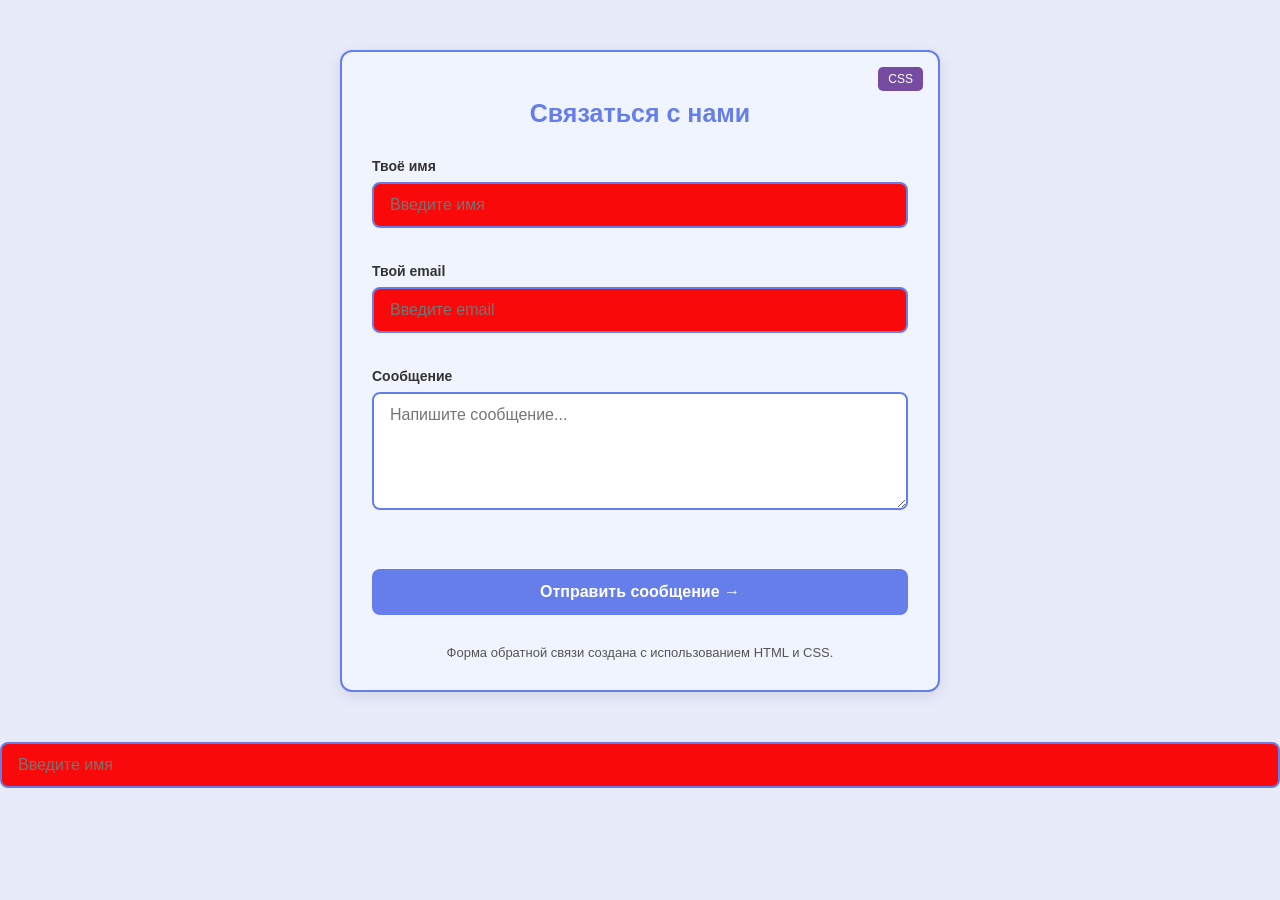
<file: lab_02/index.html>
<!DOCTYPE html>
<html lang="ru">
<head>
    <meta charset="UTF-8">
    <meta name="viewport" content="width=device-width, initial-scale=1.0">
    <title>Форма</title>
    <link rel="stylesheet" href="style.css">
</head>
<body>

    <div class="form-container">
        <span class="badge">CSS</span>
        <h1>Связаться с нами</h1>

        <form>

            <div class="form-group">
                <label for="name">Твоё имя</label>
                <input type="text" id="name" name="name" placeholder="Введите имя" required>
            </div>

            <div class="form-group">
                <label for="email">Твой email</label>
                <input type="email" id="email" name="email" placeholder="Введите email" required>
            </div>

            <div class="form-group">
                <label for="message">Сообщение</label>
                <textarea id="message" name="message" rows="5" placeholder="Напишите сообщение..." required ></textarea>
            </div>

            <button id="submit-btn" type="submit" style="margin-top: 10px;">Отправить сообщение →</button>

        </form>

        <footer class="footer">
            Форма обратной связи создана с использованием HTML и CSS.
        </footer>

    </div>
            
                 <input type="text" id="nameшршр" name="name" placeholder="Введите имя" required>
            
            

</html>
</file>
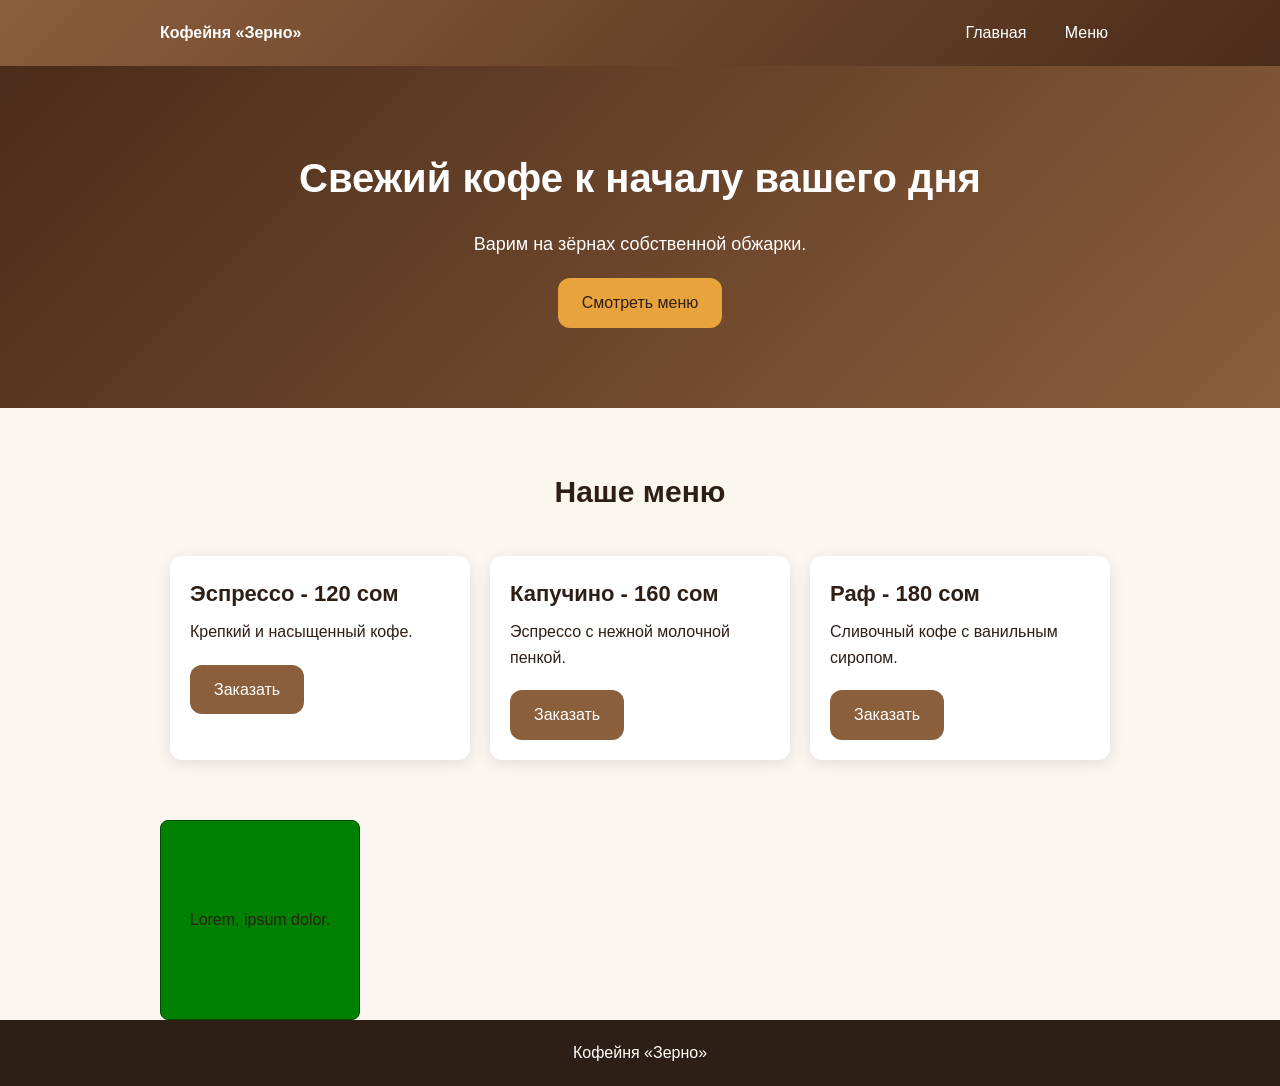
<file: lab_03/index.html>
<!DOCTYPE html>
<html lang="ru">
<head>
    <meta charset="UTF-8">
    <meta name="viewport" content="width=device-width, initial-scale=1.0">
    <title>Кофейня «Зерно»</title>
    <link rel="stylesheet" href="scss/styles.css">
</head>
<body>

    <header class="header">
        <div class="container">
            <strong>Кофейня «Зерно»</strong>
            <nav class="nav">
                <a href="#">Главная</a>
                <a href="#menu">Меню</a>
            </nav>
        </div>
    </header>

    <section class="hero">
        <div class="container">
            <h1>Свежий кофе к началу вашего дня</h1>
            <p>Варим на зёрнах собственной обжарки.</p>
            <a href="#menu" class="btn">Смотреть меню</a>
        </div>
    </section>

    <section class="menu" id="menu">
        <div class="container">
            <h2>Наше меню</h2>
            <div class="cards">
                <div class="card">
                    <h3>Эспрессо - 120 сом</h3>
                    <p>Крепкий и насыщенный кофе.</p>
                    <a href="#" class="btn">Заказать</a>
                </div>
                <div class="card">
                    <h3>Капучино - 160 сом</h3>
                    <p>Эспрессо с нежной молочной пенкой.</p>
                    <a href="#" class="btn">Заказать</a>
                </div>
                <div class="card">
                    <h3>Раф -  180 сом</h3>
                    <p>Сливочный кофе с ванильным сиропом.</p>
                    <a href="#" class="btn">Заказать</a>
                </div>

             
            </div>
        </div>
    </section>


    <section class="dop">
        <div class="container">
            <div class="box">
                Lorem, ipsum dolor.
            </div>
            
           
        </div>
    </section>

    <footer class="footer">
        Кофейня «Зерно» 
    </footer>

    


</body>
</html>
</file>
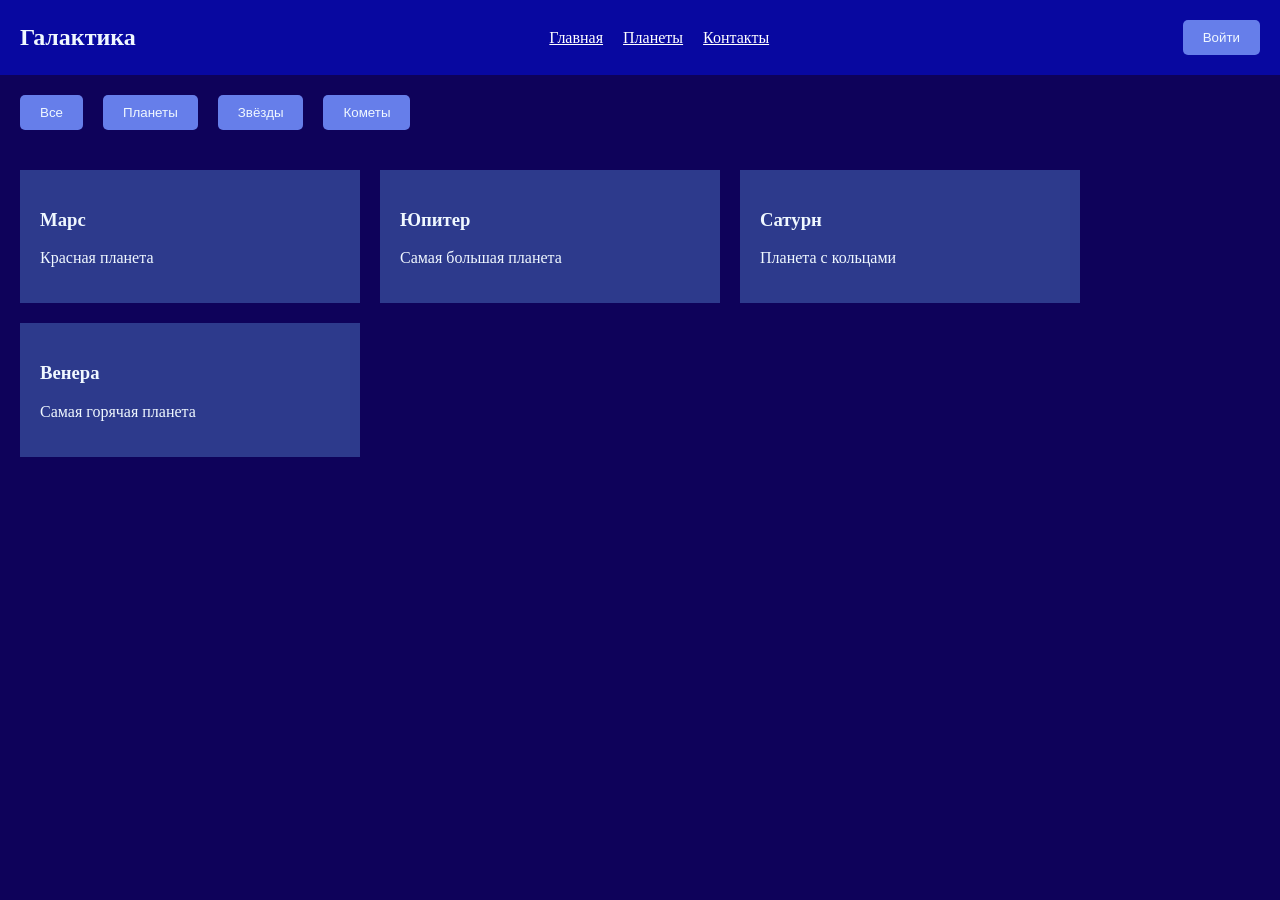
<file: lab_04/index.html>
<!DOCTYPE html>
<html lang="ru">
<head>
    <meta charset="UTF-8">
    <meta name="viewport" content="width=device-width, initial-scale=1.0">
    <title>Сайт планет</title>
    <link rel="stylesheet" href="style.css">
</head>
<body>

    <header class="header">
        <div class="logo">Галактика</div>
        <nav class="menu">
            <a href="#">Главная</a>
            <a href="#">Планеты</a>
            <a href="#">Контакты</a>
        </nav>
        <button>Войти</button>
    </header>

    <div class="categories">
        <button>Все</button>
        <button>Планеты</button>
        <button>Звёзды</button>
        <button>Кометы</button>
    </div>

    <div class="cards">
        <div class="card">
            <h3>Марс</h3>
            <p>Красная планета</p>
        </div>
        <div class="card">
            <h3>Юпитер</h3>
            <p>Самая большая планета</p>
        </div>
        <div class="card">
            <h3>Сатурн</h3>
            <p>Планета с кольцами</p>
        </div>
        <div class="card">
            <h3>Венера</h3>
            <p>Самая горячая планета</p>
        </div>
    </div>

</body>
</html>
</file>
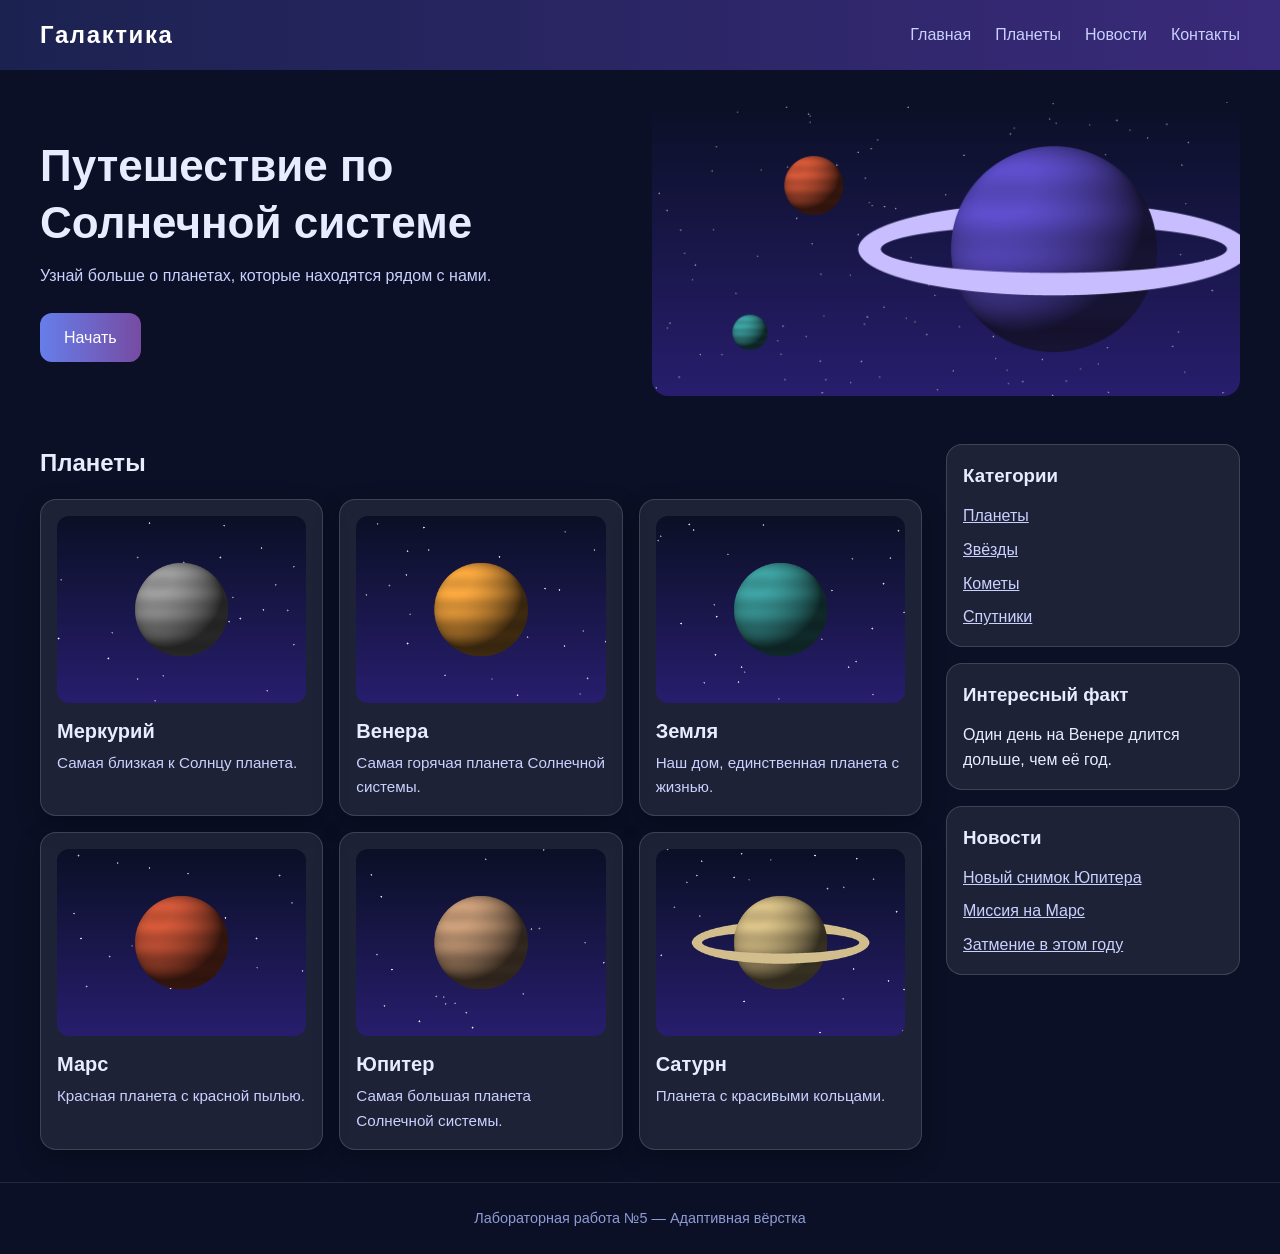
<file: lab_05/index.html>
<!DOCTYPE html>
<html lang="ru">
<head>
    <meta charset="UTF-8">
    <!-- viewport: страница подстраивается под ширину экрана телефона -->
    <meta name="viewport" content="width=device-width, initial-scale=1.0">
    <title>Landing</title>
    <link rel="stylesheet" href="style.css">
</head>
<body>

    <!-- Шапка с адаптивным меню (бургер без JavaScript) -->
    <header class="header">
        <div class="container header-inner">
            <a class="logo" href="#">Галактика</a>

            <!-- Порядок важен: input -> label -> navv -->
            <input id="menu-toggle" class="menu-toggle" type="checkbox">
            <label for="menu-toggle" class="burger" aria-label="Меню">☰</label>

            <nav class="nav">
                <a href="#">Главная</a>
                <a href="#">Планеты</a>
                <a href="#">Новости</a>
                <a href="#">Контакты</a>
            </nav>
        </div>
    </header>

    <!-- Главный блок лендинга -->
    <section class="hero">
        <div class="container hero-inner">
            <div class="hero-text">
                <h1>Путешествие по Солнечной системе</h1>
                <p>Узнай больше о планетах, которые находятся рядом с нами.</p>
                <a class="btn" href="#planets">Начать</a>
            </div>
            <img src="images/hero.png" alt="Планета с кольцами в космосе">
        </div>
    </section>

    <!-- Макет: основной контент + боковая панель (Grid) -->
    <div class="container layout">

        <main class="content" id="planets">
            <h2>Планеты</h2>
            <div class="cards">
                <article class="card">
                    <img src="images/mercury.png" alt="Меркурий">
                    <h3>Меркурий</h3>
                    <p>Самая близкая к Солнцу планета.</p>
                </article>
                <article class="card">
                    <img src="images/venus.png" alt="Венера">
                    <h3>Венера</h3>
                    <p>Самая горячая планета Солнечной системы.</p>
                </article>
                <article class="card">
                    <img src="images/earth.png" alt="Земля">
                    <h3>Земля</h3>
                    <p>Наш дом, единственная планета с жизнью.</p>
                </article>
                <article class="card">
                    <img src="images/mars.png" alt="Марс">
                    <h3>Марс</h3>
                    <p>Красная планета с красной пылью.</p>
                </article>
                <article class="card">
                    <img src="images/jupiter.png" alt="Юпитер">
                    <h3>Юпитер</h3>
                    <p>Самая большая планета Солнечной системы.</p>
                </article>
                <article class="card">
                    <img src="images/saturn.png" alt="Сатурн">
                    <h3>Сатурн</h3>
                    <p>Планета с красивыми кольцами.</p>
                </article>
                
            </div>
        </main>

        <aside class="sidebar">
            <div class="widget">
                <h3>Категории</h3>
                <ul>
                    <li><a href="#">Планеты</a></li>
                    <li><a href="#">Звёзды</a></li>
                    <li><a href="#">Кометы</a></li>
                    <li><a href="#">Спутники</a></li>
                </ul>
            </div>
            <div class="widget">
                <h3>Интересный факт</h3>
                <p>Один день на Венере длится дольше, чем её год.</p>
            </div>
            <div class="widget">
                <h3>Новости</h3>
                <ul>
                    <li><a href="#">Новый снимок Юпитера</a></li>
                    <li><a href="#">Миссия на Марс</a></li>
                    <li><a href="#">Затмение в этом году</a></li>
                </ul>
            </div>
        </aside>

    </div>

    <footer class="footer">
        <p>Лабораторная работа №5 — Адаптивная вёрстка</p>
    </footer>

</body>
</html>
</file>
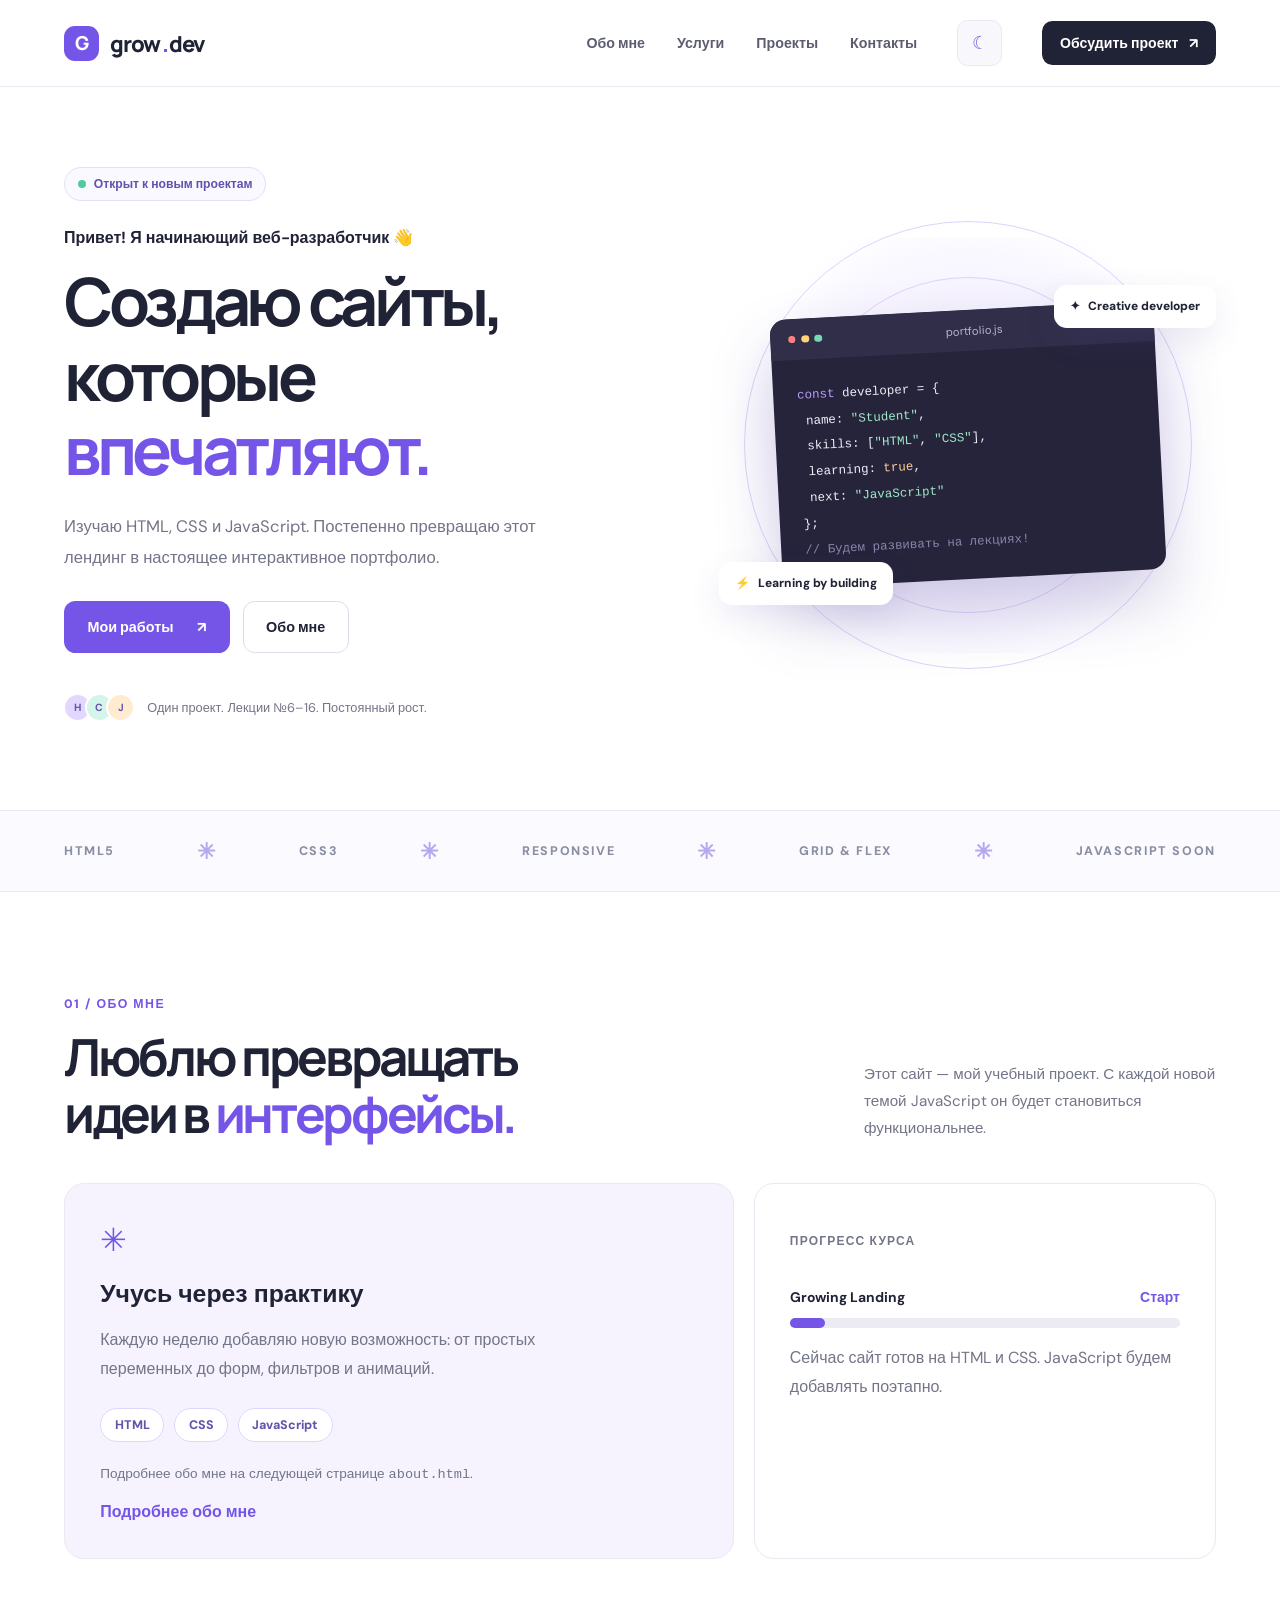
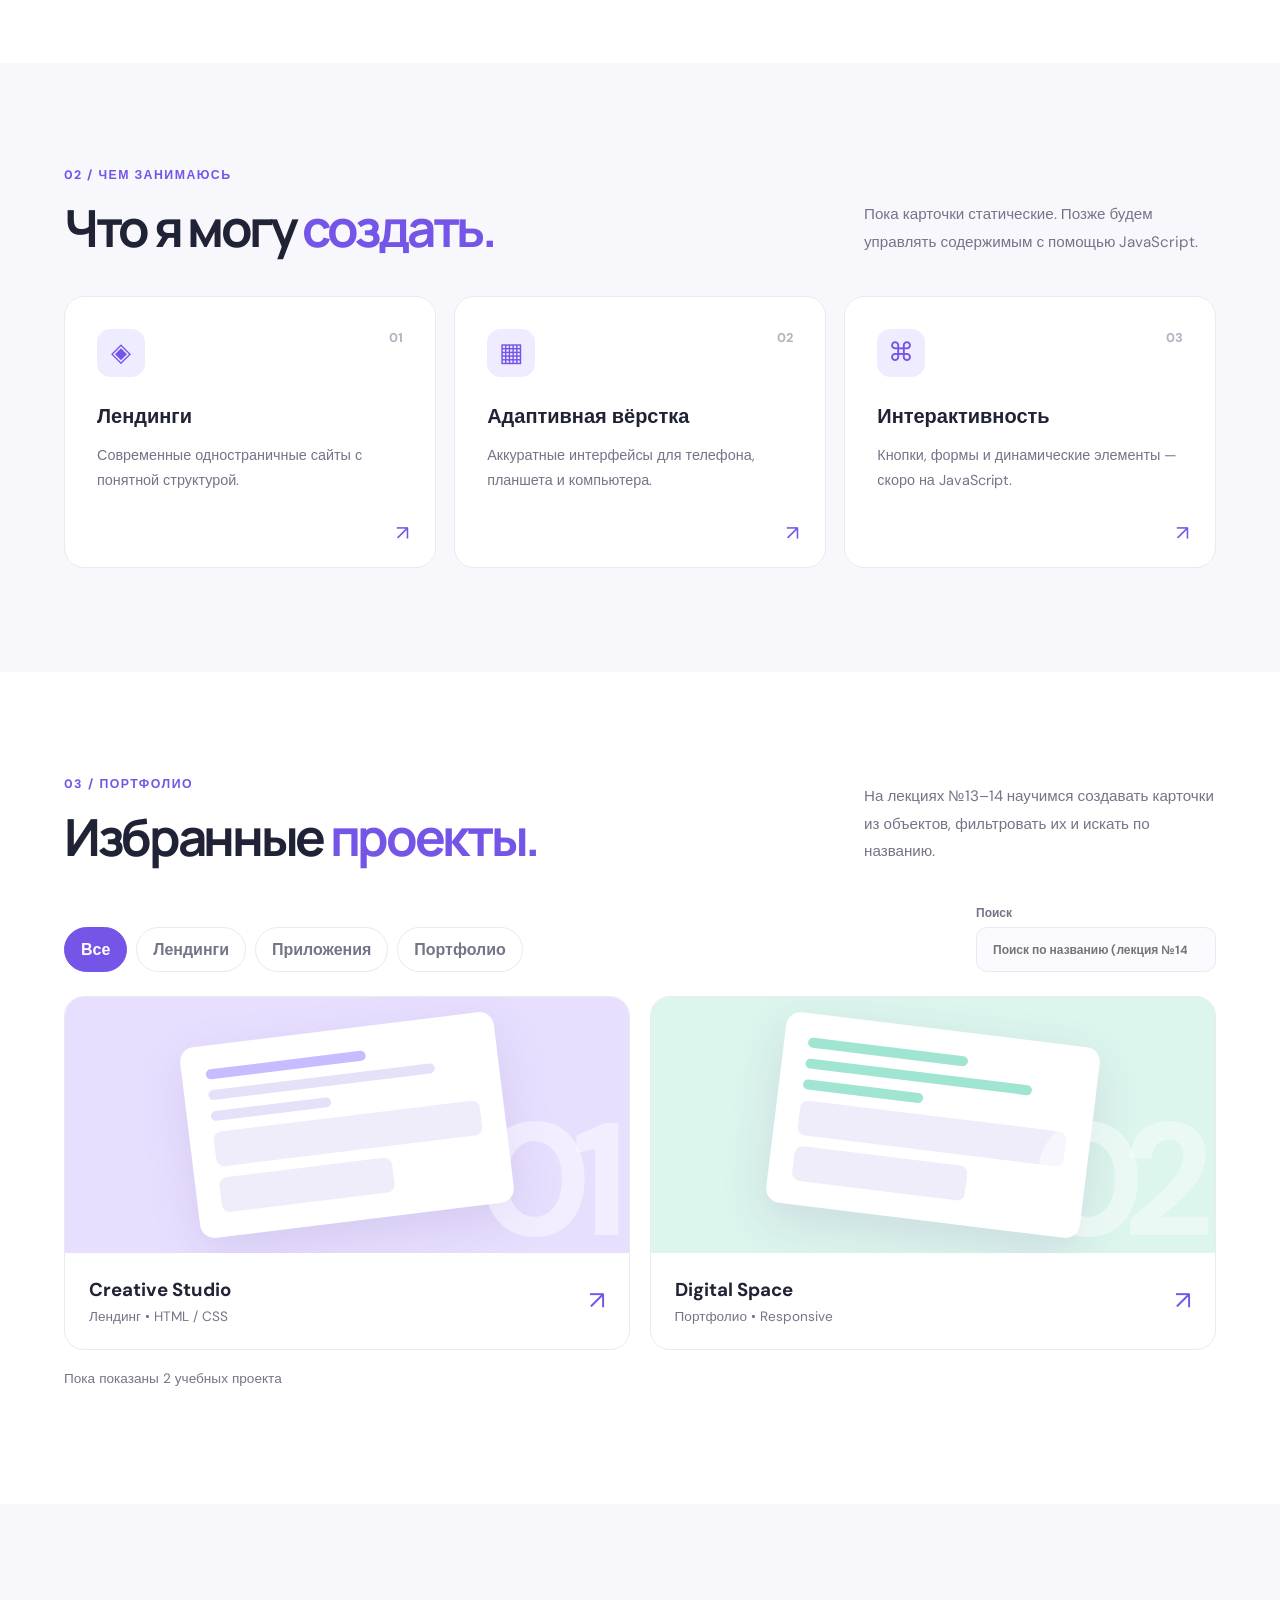
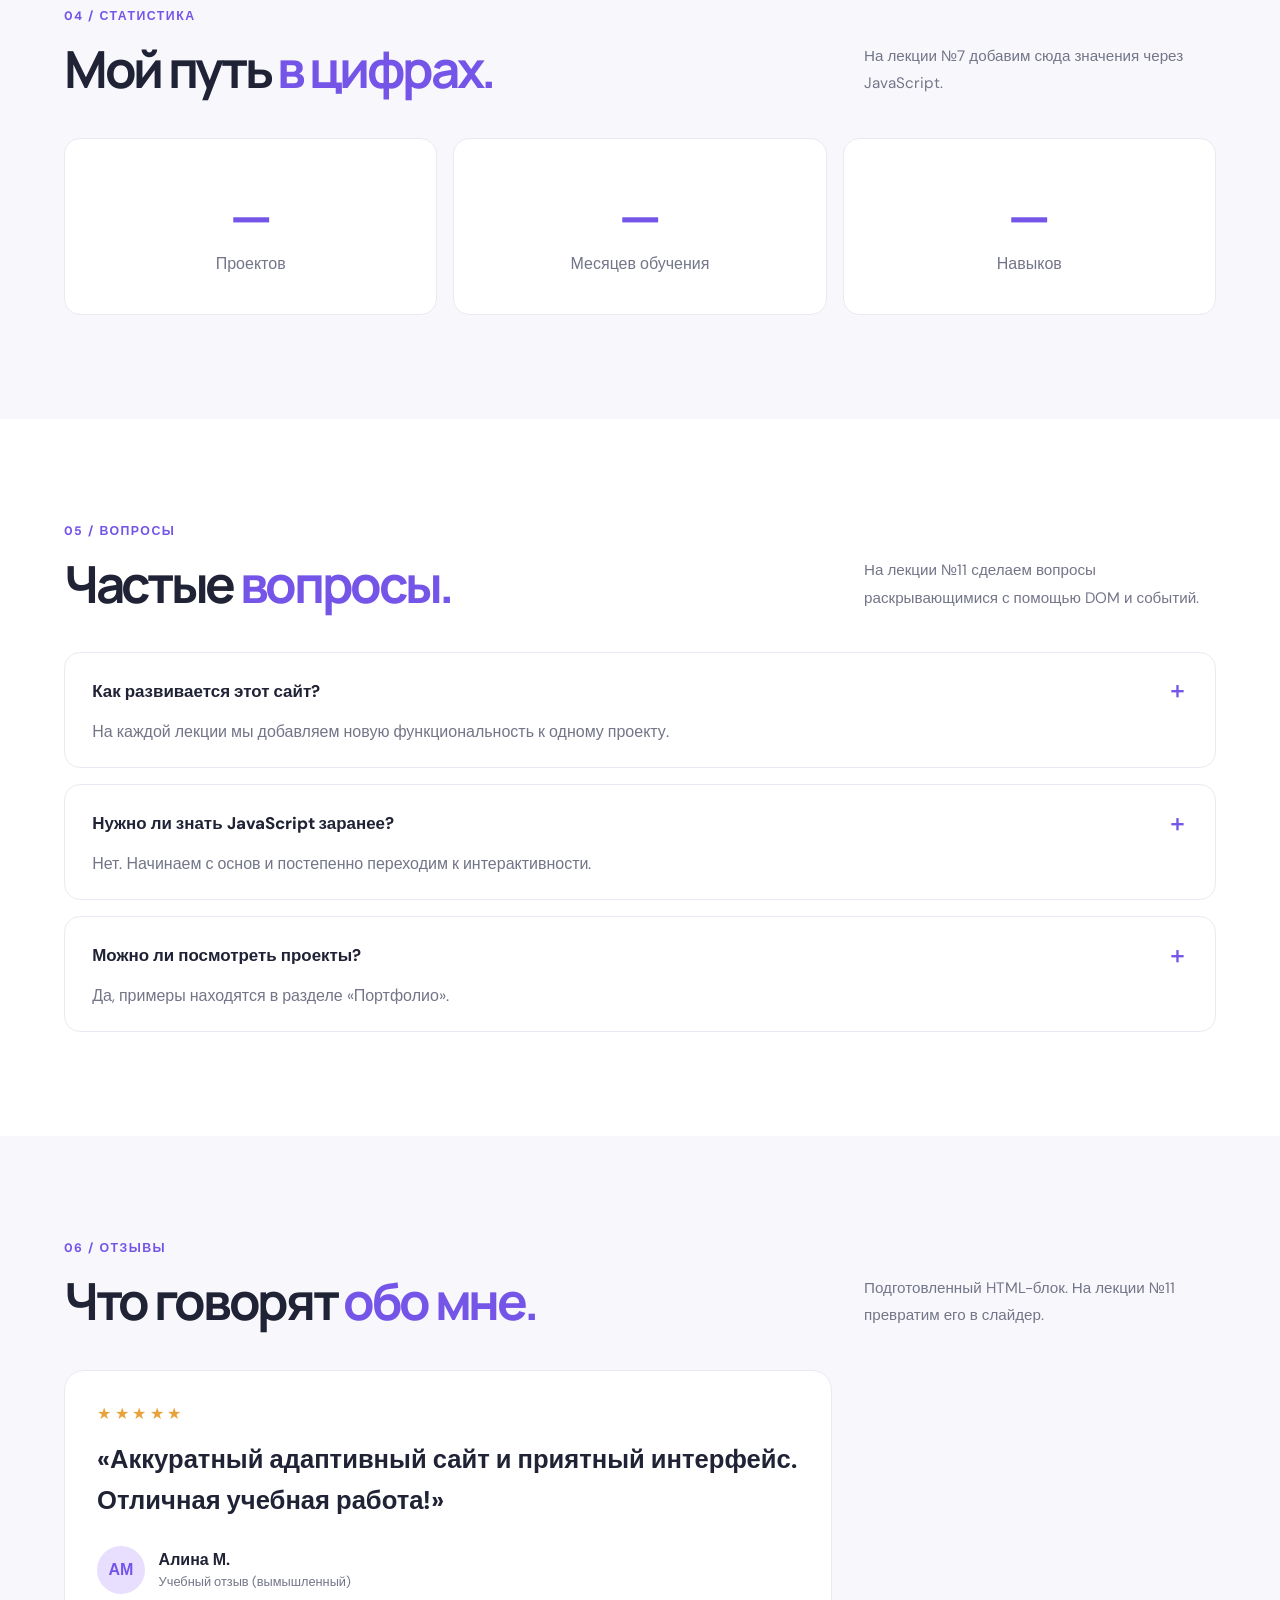
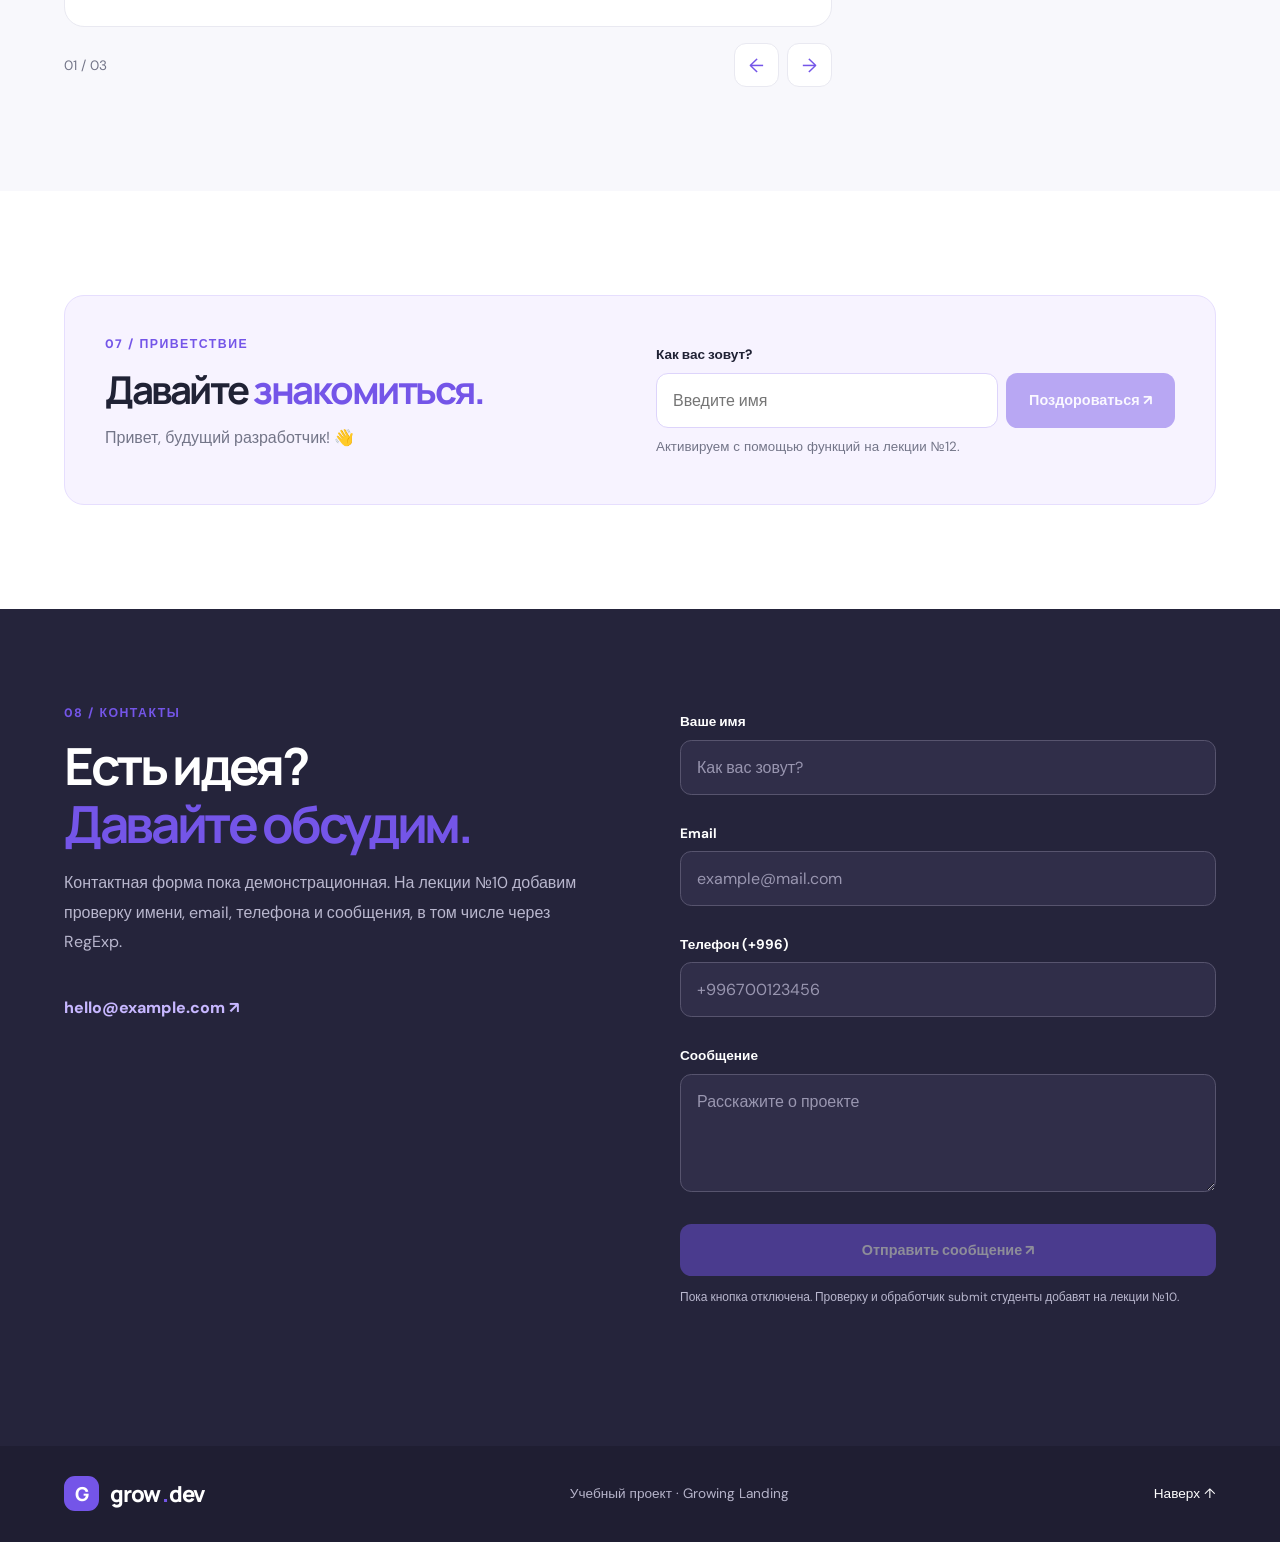
<file: lab_06/index.html>
<!DOCTYPE html>
<html lang="ru">
<head>
    <meta charset="UTF-8">
    <meta name="viewport" content="width=device-width, initial-scale=1.0">
    <meta name="description" content="Учебный проект Growing Landing — портфолио веб-разработчика">
    <title>Growing Landing — портфолио</title>
    <link rel="stylesheet" href="css/styles.css">
    <script src="js/script.js" defer></script>
</head>
<body>
<header class="header" id="top">
    <div class="container header-inner">
        <a class="brand" href="#top"><span class="brand-mark">G</span> grow<span class="brand-dot">.</span>dev</a>
        <input class="nav-toggle" type="checkbox" id="nav-toggle">
        <label class="burger" for="nav-toggle"
               aria-label="Открыть или закрыть меню"><span></span><span></span><span></span></label>
        <nav class="nav" aria-label="Основная навигация">
            <a href="#about">Обо мне</a><a href="#services">Услуги</a><a href="#projects">Проекты</a><a href="#contact">Контакты</a>
        </nav>
        <button class="theme-toggle" type="button" id="theme-toggle" disabled title="Реализуем на лекции №9"
                aria-label="Переключить тему">☾
        </button>
        <a class="header-cta" href="#contact">Обсудить проект <span>↗</span></a>
    </div>
</header>

<main>
    <section class="hero container" aria-labelledby="hero-title">
        <div class="hero-copy">
            <div class="eyebrow"><span class="online-dot"></span> Открыт к новым проектам</div>
            <p class="hero-kicker">Привет! Я начинающий веб-разработчик 👋</p>
            <h1 id="hero-title">Создаю сайты,<br>которые <span class="accent">впечатляют.</span></h1>
            <p class="hero-description">Изучаю HTML, CSS и JavaScript. Постепенно превращаю этот лендинг в настоящее
                интерактивное портфолио.</p>
            <div class="hero-actions"><a class="button button-primary" href="#projects">Мои работы <span>↗</span></a><a
                    class="button button-outline" href="#about">Обо мне</a></div>
            <div class="hero-footnote"><span class="avatar-stack"><b>H</b><b>C</b><b>J</b></span> Один проект. Лекции
                №6–16. Постоянный рост.
            </div>
        </div>
        <div class="hero-visual">
            <div class="visual-orbit orbit-one"></div>
            <div class="visual-orbit orbit-two"></div>
            <div class="code-card">
                <div class="code-header"><span
                        class="traffic"><i></i><i></i><i></i></span><span>portfolio.js</span><span>✦</span></div>
                <div class="code-lines"><p><span class="violet">const</span> developer = {</p>
                    <p> &nbsp;name: <span class="green">"Student"</span>,</p>
                    <p> &nbsp;skills: [<span class="green">"HTML"</span>, <span class="green">"CSS"</span>],</p>
                    <p> &nbsp;learning: <span class="orange">true</span>,</p>
                    <p> &nbsp;next: <span class="green">"JavaScript"</span></p>
                    <p>};</p>
                    <p class="code-comment">// Будем развивать на лекциях!</p></div>
            </div>
            <div class="floating-chip chip-top">✦ <span>Creative developer</span></div>
            <div class="floating-chip chip-bottom">⚡ <span>Learning by building</span></div>
        </div>
    </section>

    <section class="ticker" aria-label="Технологии">
        <div class="container ticker-inner"><span>HTML5</span><span class="ticker-star">✳</span><span>CSS3</span><span
                class="ticker-star">✳</span><span>RESPONSIVE</span><span
                class="ticker-star">✳</span><span>GRID & FLEX</span><span class="ticker-star">✳</span><span>JAVASCRIPT SOON</span>
        </div>
    </section>

    <section class="section container about" id="about">
        <div class="section-heading">
            <div><p class="section-label">01 / Обо мне</p>
                <h2>Люблю превращать<br>идеи в <em>интерфейсы.</em></h2></div>
            <p class="section-intro">Этот сайт — мой учебный проект. С каждой новой темой JavaScript он будет
                становиться функциональнее.</p></div>
        <div class="about-grid">
            <div class="about-panel">
                <div class="panel-icon">✳</div>
                <h3>Учусь через практику</h3>
                <p>Каждую неделю добавляю новую возможность: от простых переменных до форм, фильтров и анимаций.</p>
                <div class="pill-row"><span>HTML</span><span>CSS</span><span>JavaScript</span></div>

                <p class="about-next">Подробнее обо мне на следующей странице <code>about.html</code>.</p><a class="about-link-placeholder" href="about.html">
                    Подробнее обо мне
                </a>
                
                </div>


            <aside class="learning-panel"><p class="learning-caption">ПРОГРЕСС КУРСА</p>
                <div class="progress-label"><strong>Growing Landing</strong><span>Старт</span></div>
                <div class="progress-track"><span></span></div>
                <p>Сейчас сайт готов на HTML и CSS. JavaScript будем добавлять поэтапно.</p></aside>
        </div>
    </section>

    <section class="section section-soft" id="services">
        <div class="container">
            <div class="section-heading">
                <div><p class="section-label">02 / Чем занимаюсь</p>
                    <h2>Что я могу <em>создать.</em></h2></div>
                <p class="section-intro">Пока карточки статические. Позже будем управлять содержимым с помощью
                    JavaScript.</p></div>
            <div class="cards" id="services-list">
                <article class="service-card"><span class="service-icon">◈</span><span class="card-number">01</span>
                    <h3>Лендинги</h3>
                    <p>Современные одностраничные сайты с понятной структурой.</p><span class="card-arrow">↗</span>
                </article>
                <article class="service-card"><span class="service-icon">▦</span><span class="card-number">02</span>
                    <h3>Адаптивная вёрстка</h3>
                    <p>Аккуратные интерфейсы для телефона, планшета и компьютера.</p><span class="card-arrow">↗</span>
                </article>
                <article class="service-card"><span class="service-icon">⌘</span><span class="card-number">03</span>
                    <h3>Интерактивность</h3>
                    <p>Кнопки, формы и динамические элементы — скоро на JavaScript.</p><span class="card-arrow">↗</span>
                </article>
            </div>
        </div>
    </section>

    <section class="section container" id="projects">
        <div class="section-heading">
            <div><p class="section-label">03 / Портфолио</p>
                <h2>Избранные <em>проекты.</em></h2></div>
            <p class="section-intro">На лекциях №13–14 научимся создавать карточки из объектов, фильтровать их и искать
                по названию.</p></div>
        <!-- Лекции №13–14: студенты активируют фильтры и поиск, затем генерируют карточки из массива объектов. -->
        <div class="portfolio-controls" aria-label="Будущие инструменты портфолио">
            <div class="portfolio-filters" id="project-filters">
                <button type="button" class="filter-button is-selected" data-category="all" disabled>Все</button>
                <button type="button" class="filter-button" data-category="landing" disabled>Лендинги</button>
                <button type="button" class="filter-button" data-category="app" disabled>Приложения</button>
                <button type="button" class="filter-button" data-category="portfolio" disabled>Портфолио</button>
            </div>
            <label class="search-field" for="project-search"><span>Поиск</span><input id="project-search" type="search"
                                                                                      placeholder="Поиск по названию (лекция №14)"
                                                                                      disabled></label>
        </div>
        <div class="projects-grid" id="projects-list">
            <article class="project-card project-lilac">
                <div class="project-art"><span class="art-window"><i></i><i></i><i></i><b></b><b></b></span><span
                        class="art-big">01</span></div>
                <div class="project-meta">
                    <div><h3>Creative Studio</h3>
                        <p>Лендинг • HTML / CSS</p></div>
                    <span>↗</span></div>
            </article>
            <article class="project-card project-mint">
                <div class="project-art"><span class="art-window"><i></i><i></i><i></i><b></b><b></b></span><span
                        class="art-big">02</span></div>
                <div class="project-meta">
                    <div><h3>Digital Space</h3>
                        <p>Портфолио • Responsive</p></div>
                    <span>↗</span></div>
            </article>
        </div>
        <p class="projects-count" id="projects-count">Пока показаны 2 учебных проекта</p></section>

    <section class="section section-soft" id="statistics">
        <div class="container">
            <div class="section-heading">
                <div><p class="section-label">04 / Статистика</p>
                    <h2>Мой путь <em>в цифрах.</em></h2></div>
                <p class="section-intro">На лекции №7 добавим сюда значения через JavaScript.</p></div>
            <div class="stats-grid">
                <div class="stat-card"><strong id="stat-projects">—</strong><span>Проектов</span></div>
                <div class="stat-card"><strong id="stat-experience">—</strong><span>Месяцев обучения</span></div>
                <div class="stat-card"><strong id="stat-skills">—</strong><span>Навыков</span></div>
            </div>
        </div>
    </section>

    <section class="section container" id="faq">
        <div class="section-heading">
            <div><p class="section-label">05 / Вопросы</p>
                <h2>Частые <em>вопросы.</em></h2></div>
            <p class="section-intro">На лекции №11 сделаем вопросы раскрывающимися с помощью DOM и событий.</p></div>
        <div class="faq-list">
            <div class="faq-item">
                <h3>
                    <button class="faq-question" type="button" aria-expanded="true" disabled>Как развивается этот сайт?
                        <span>＋</span></button>
                </h3>
                <div class="faq-answer"><p>На каждой лекции мы добавляем новую функциональность к одному проекту.</p>
                </div>
            </div>
            <div class="faq-item">
                <h3>
                    <button class="faq-question" type="button" aria-expanded="true" disabled>Нужно ли знать JavaScript
                        заранее? <span>＋</span></button>
                </h3>
                <div class="faq-answer"><p>Нет. Начинаем с основ и постепенно переходим к интерактивности.</p></div>

            </div>
            <div class="faq-item">
                <h3>
                    <button class="faq-question" type="button" aria-expanded="true" disabled>Можно ли посмотреть
                        проекты? <span>＋</span></button>
                </h3>
                <div class="faq-answer"><p>Да, примеры находятся в разделе «Портфолио».</p></div>
            </div>
        </div>
    </section>


    <!-- Лекция №11: статичная разметка отзывов; JS-переключение студенты пишут сами. -->
    <section class="section section-soft" id="reviews">
        <div class="container">
            <div class="section-heading">
                <div><p class="section-label">06 / Отзывы</p>
                    <h2>Что говорят <em>обо мне.</em></h2></div>
                <p class="section-intro">Подготовленный HTML-блок. На лекции №11 превратим его в слайдер.</p></div>
            <div class="review-card" id="review-card">
                <div class="review-stars" aria-label="Пять звёзд">★★★★★</div>
                <blockquote id="review-text">«Аккуратный адаптивный сайт и приятный интерфейс. Отличная учебная
                    работа!»
                </blockquote>
                <div class="review-person"><span class="review-avatar" aria-hidden="true">АМ</span>
                    <div><strong id="review-author">Алина М.</strong><span
                            id="review-role">Учебный отзыв (вымышленный)</span></div>
                </div>
            </div>
            <div class="review-controls"><span id="review-counter">01 / 03</span>
                <div>
                    <button type="button" id="prev-review" aria-label="Предыдущий отзыв" disabled>←</button>
                    <button type="button" id="next-review" aria-label="Следующий отзыв" disabled>→</button>
                </div>
            </div>
        </div>
    </section>

    <!-- Лекция №12: функции, параметры и return. Кнопка станет активной после JS-лабораторной. -->
    <section class="section container greeting-section" id="greeting-section">
        <div class="greeting-card">
            <div><p class="section-label">07 / Приветствие</p>
                <h2>Давайте <em>знакомиться.</em></h2>
                <p id="greeting-message" aria-live="polite">Привет, будущий разработчик! 👋</p></div>
            <div class="greeting-input"><label for="visitor-name">Как вас зовут?</label>
                <div><input id="visitor-name" type="text" placeholder="Введите имя" disabled>
                    <button type="button" id="greet-button" class="button button-primary" disabled>Поздороваться ↗
                    </button>
                </div>
                <small>Активируем с помощью функций на лекции №12.</small></div>
        </div>
    </section>

    <section class="section contact-section" id="contact">
        <div class="container contact-grid">
            <div><p class="section-label">08 / Контакты</p>
                <h2>Есть идея?<br><em>Давайте обсудим.</em></h2>
                <p>Контактная форма пока демонстрационная. На лекции №10 добавим проверку имени, email, телефона и
                    сообщения, в том числе через RegExp.</p><a href="mailto:hello@example.com" class="contact-email">hello@example.com
                    ↗</a></div>
            <form class="contact-form" id="contact-form"><label for="contact-name">Ваше имя</label><input
                    id="contact-name" name="name" type="text" placeholder="Как вас зовут?"><small class="field-error"
                                                                                                  id="name-error"
                                                                                                  aria-live="polite"></small><label
                    for="contact-email">Email</label><input id="contact-email" name="email" type="email"
                                                            placeholder="example@mail.com"><small class="field-error"
                                                                                                  id="email-error"
                                                                                                  aria-live="polite"></small><label
                    for="contact-phone">Телефон (+996)</label><input id="contact-phone" name="phone" type="tel"
                                                                     placeholder="+996700123456"
                                                                     autocomplete="tel"><small class="field-error"
                                                                                               id="phone-error"
                                                                                               aria-live="polite"></small><label
                    for="contact-message">Сообщение</label><textarea id="contact-message" name="message" rows="4"
                                                                     placeholder="Расскажите о проекте"></textarea><small
                    class="field-error" id="message-error" aria-live="polite"></small>
                <button class="button button-primary" type="submit" disabled title="Активируем на лекции №10">Отправить
                    сообщение ↗
                </button>
                <p class="form-note">Пока кнопка отключена. Проверку и обработчик submit студенты добавят на лекции
                    №10.</p>
                <p id="form-feedback" aria-live="polite"></p></form>
        </div>
    </section>
</main>
<footer class="footer">
    <div class="container footer-inner"><a class="brand" href="#top"><span class="brand-mark">G</span> grow<span
            class="brand-dot">.</span>dev</a><span>Учебный проект · Growing Landing</span><a href="#top">Наверх ↑</a>
    </div>
</footer>
</body>
</html>
</file>
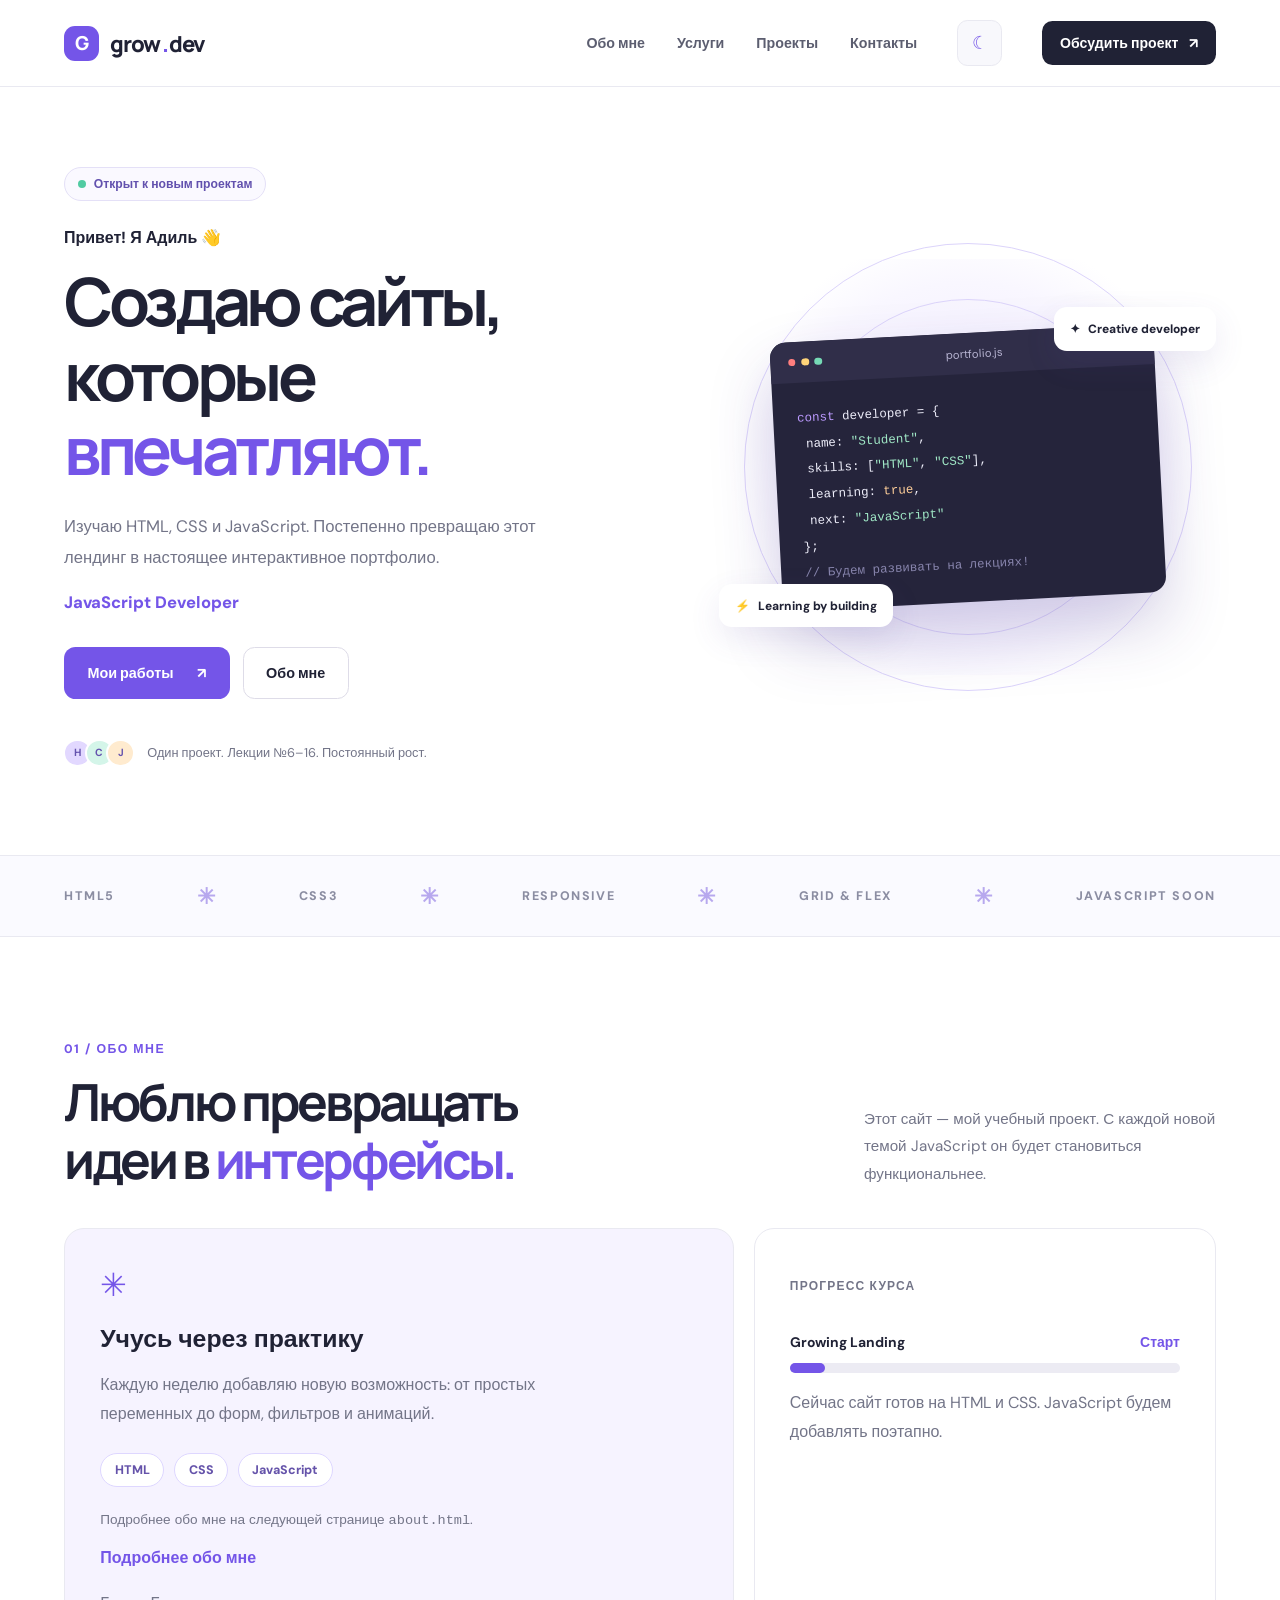
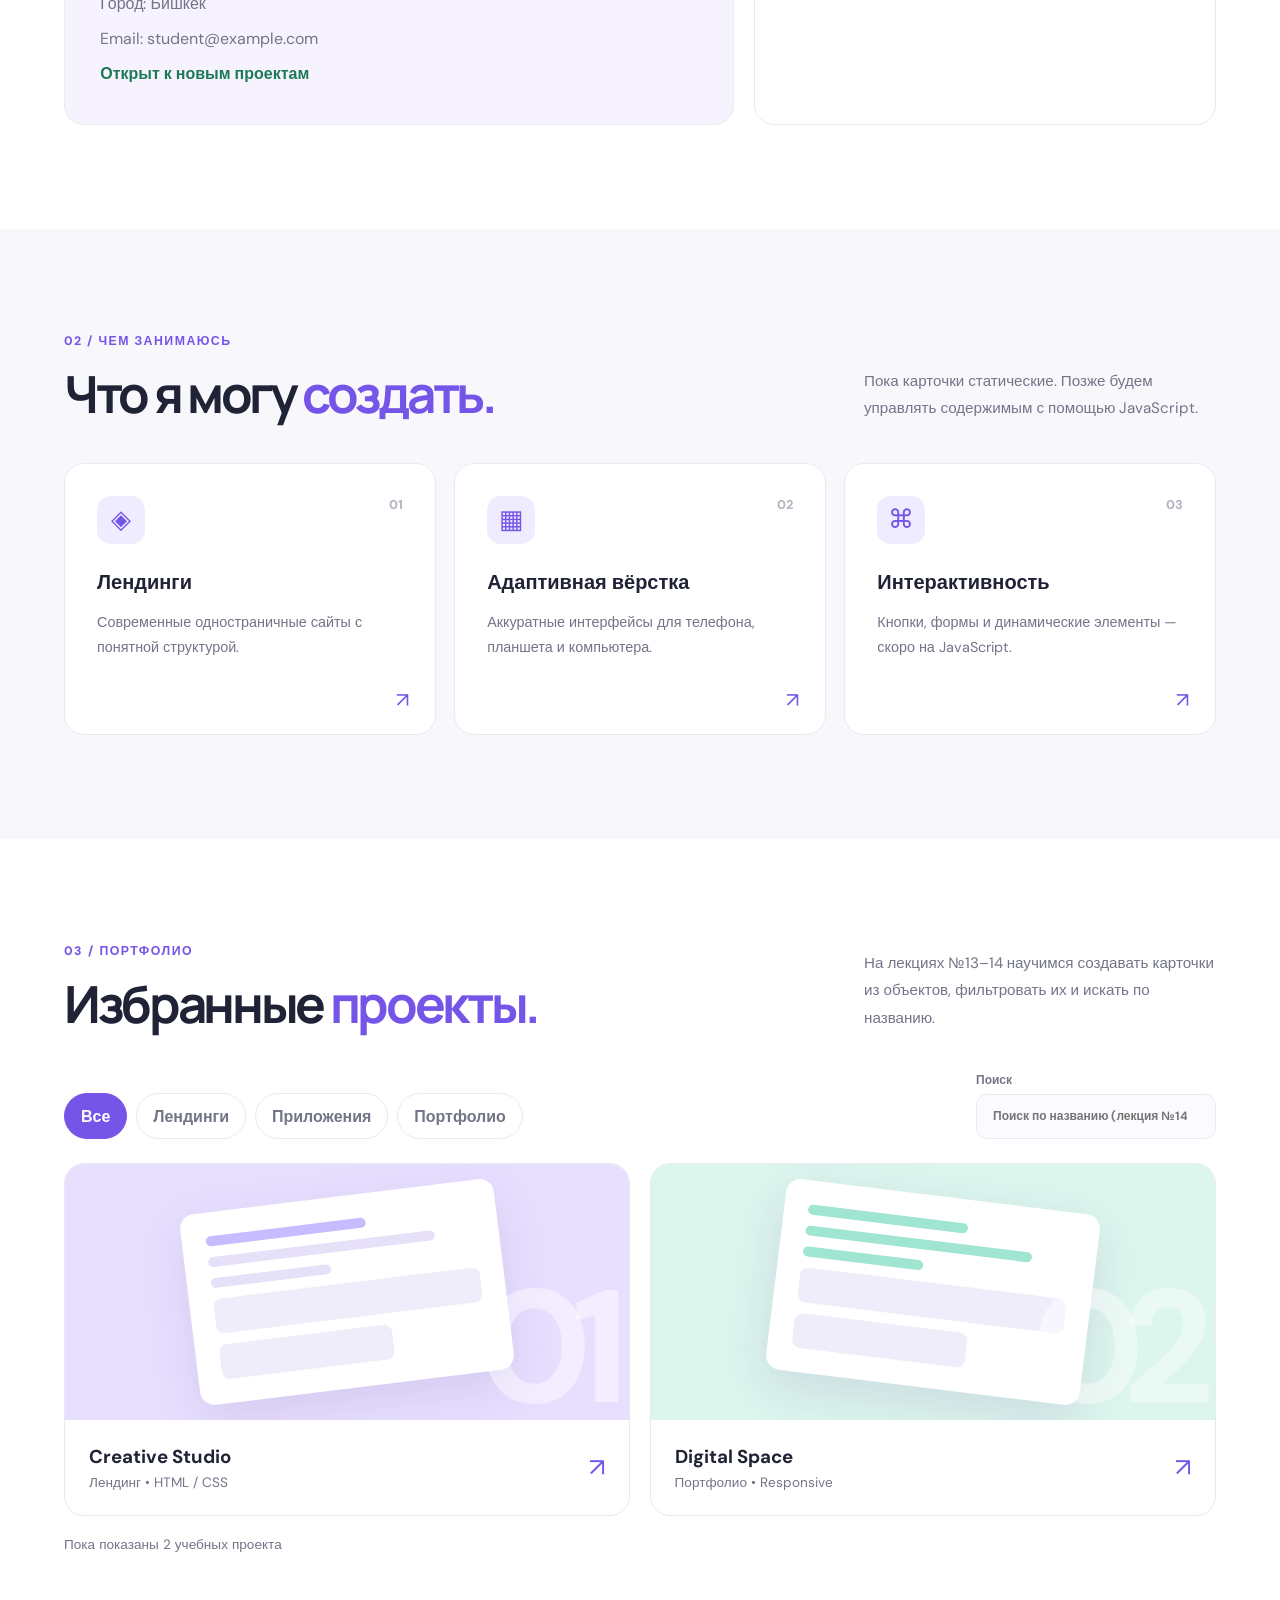
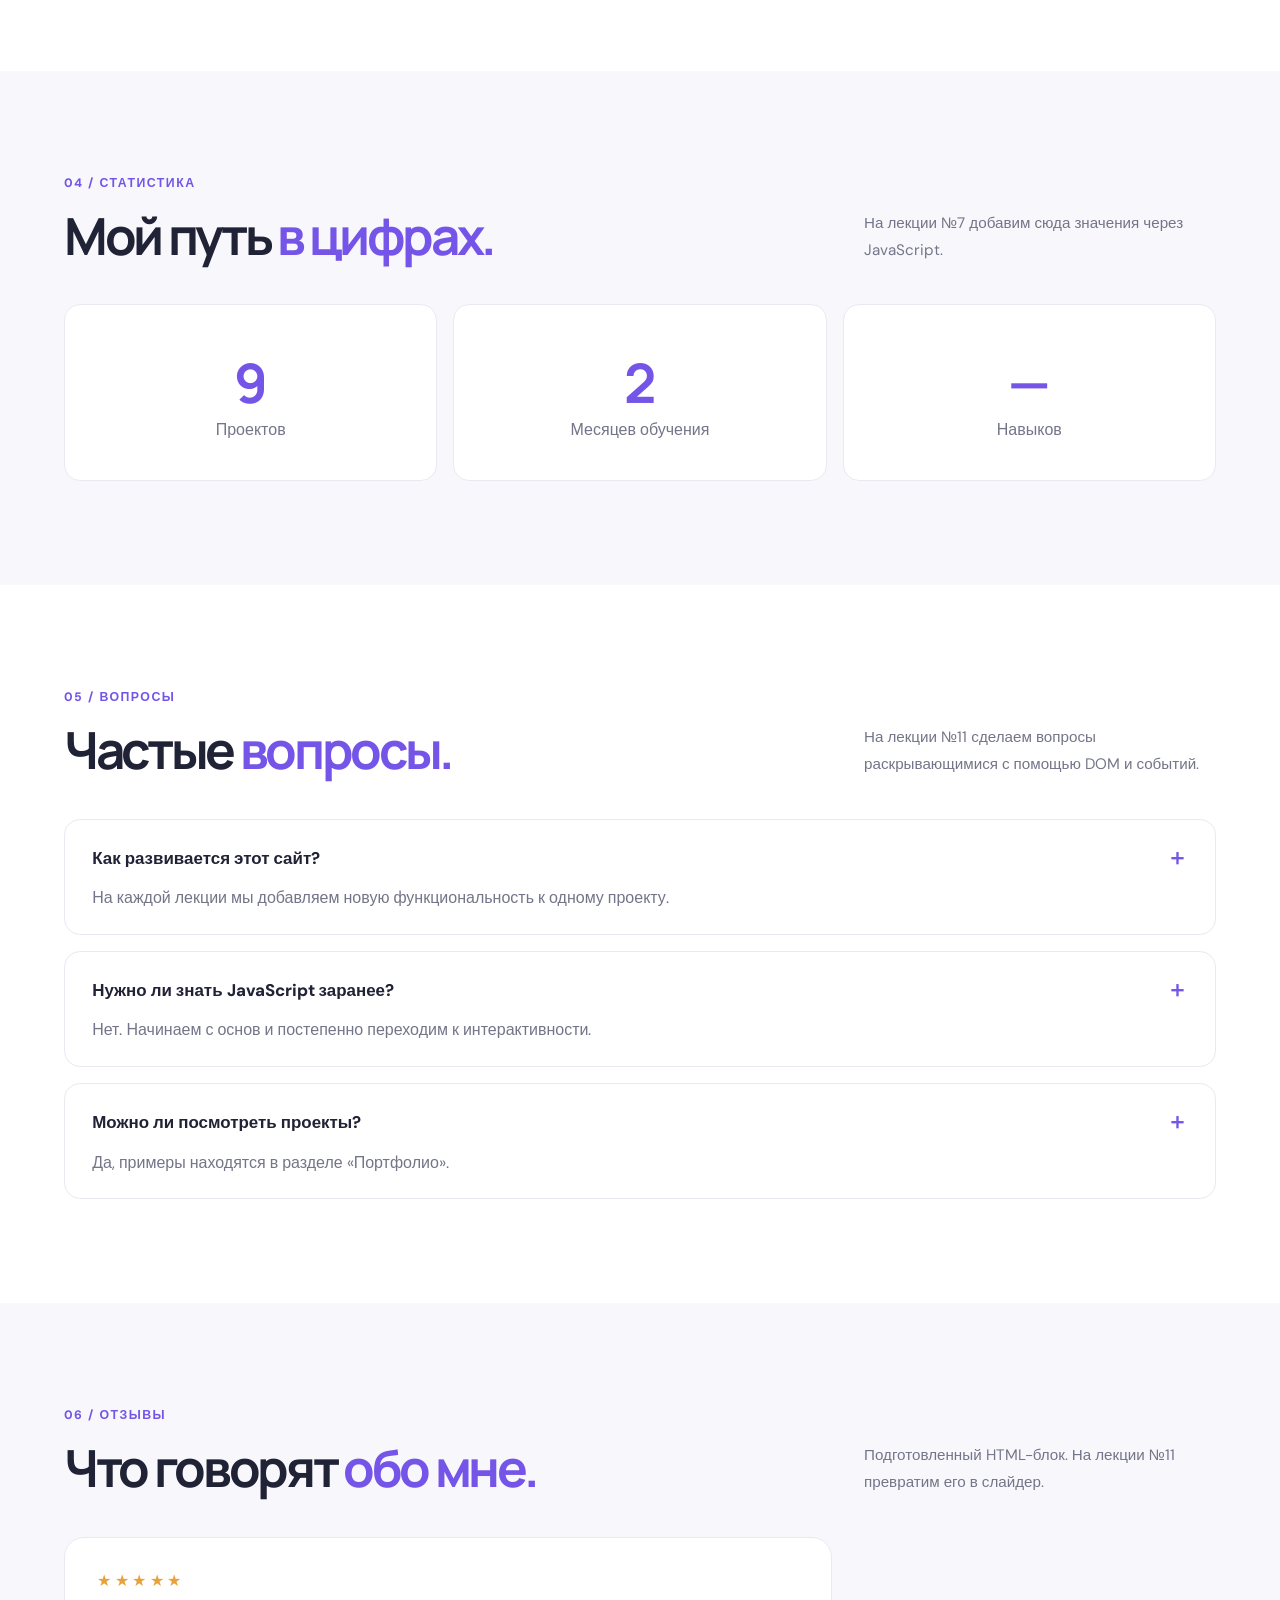
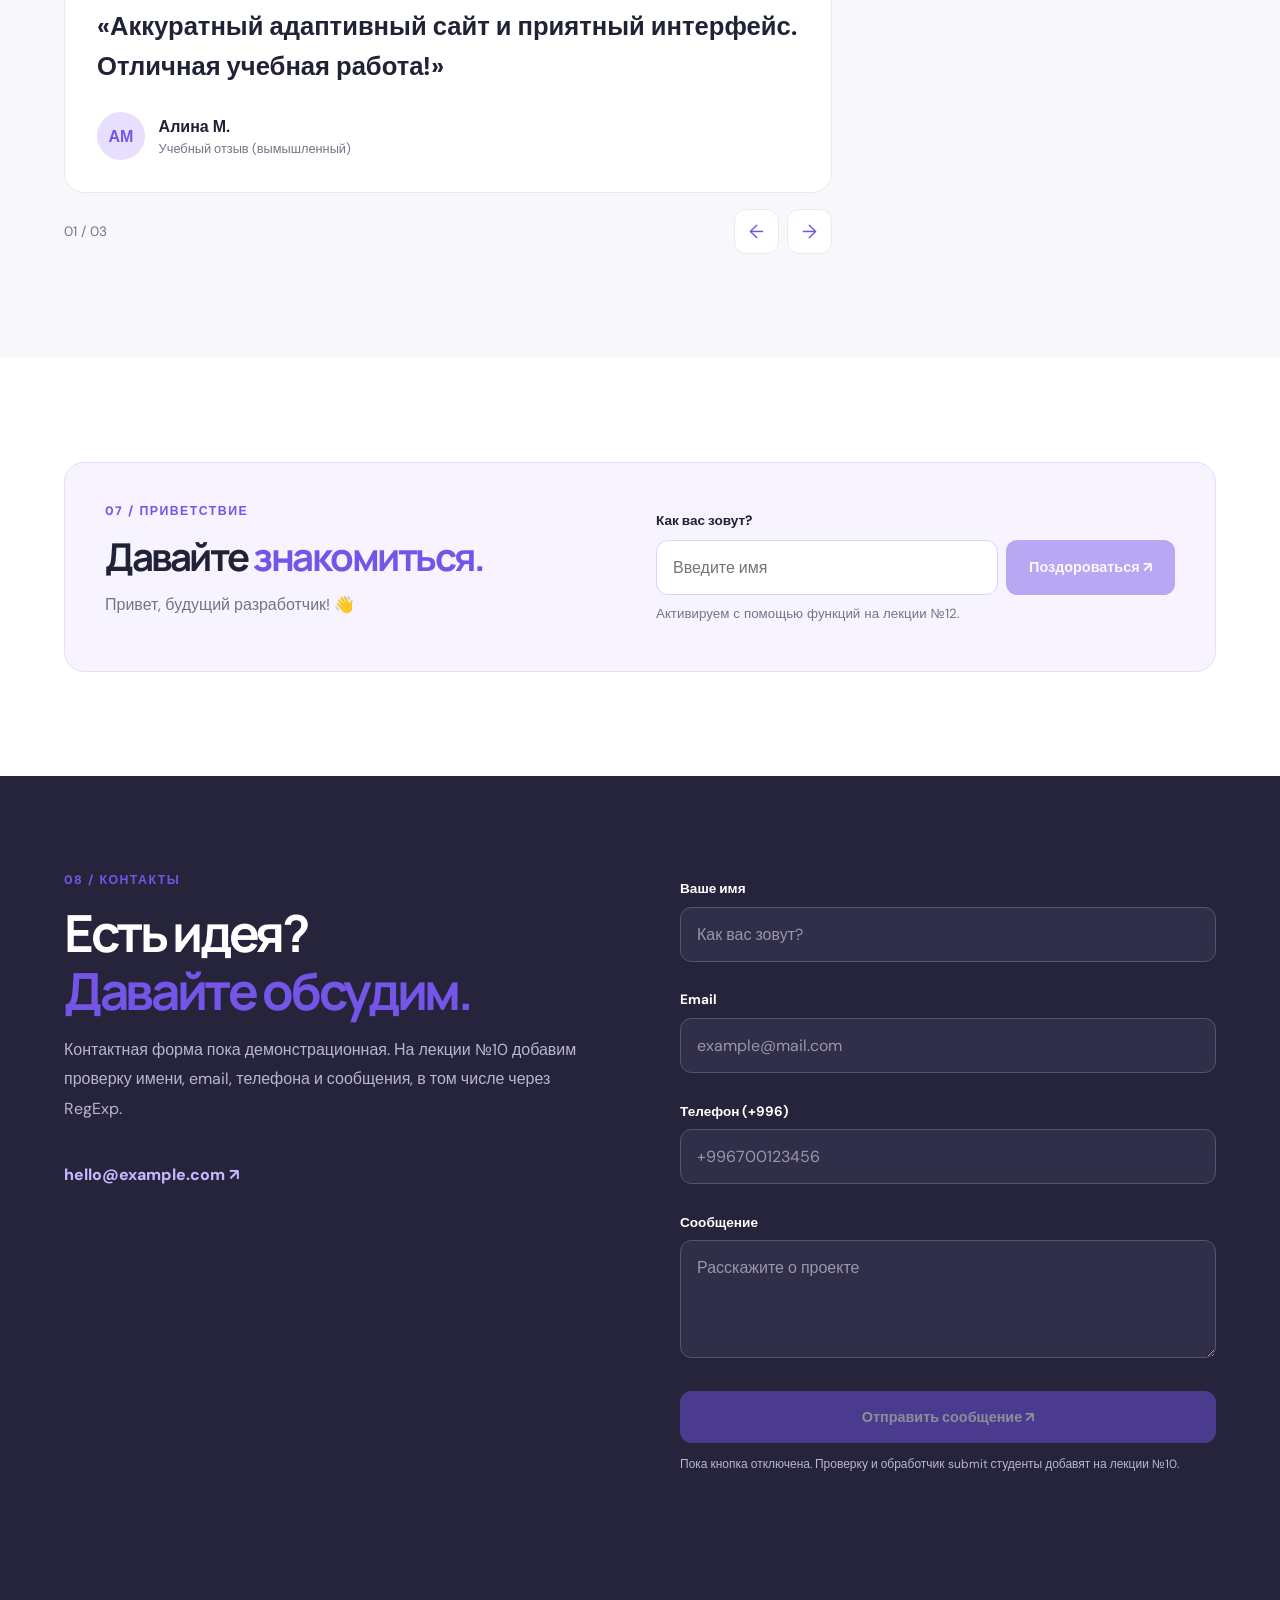
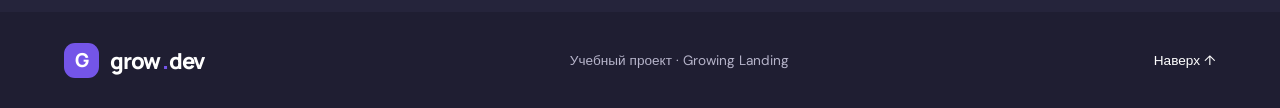
<file: lab_08/index.html>
<!DOCTYPE html>
<html lang="ru">
<head>
    <meta charset="UTF-8">
    <meta name="viewport" content="width=device-width, initial-scale=1.0">
    <meta name="description" content="Учебный проект Growing Landing — портфолио веб-разработчика">
    <title>Growing Landing — портфолио</title>
    <link rel="stylesheet" href="css/styles.css">
    <script src="js/script.js" defer></script>
</head>
<body>
<header class="header" id="top">
    <div class="container header-inner">
        <a class="brand" href="#top"><span class="brand-mark">G</span> grow<span class="brand-dot">.</span>dev</a>
        <input class="nav-toggle" type="checkbox" id="nav-toggle">
        <label class="burger" for="nav-toggle"
               aria-label="Открыть или закрыть меню"><span></span><span></span><span></span></label>
        <nav class="nav" aria-label="Основная навигация">
            <a href="#about">Обо мне</a><a href="#services">Услуги</a><a href="#projects">Проекты</a><a href="#contact">Контакты</a>
        </nav>
        <button class="theme-toggle" type="button" id="theme-toggle" disabled title="Реализуем на лекции №9"
                aria-label="Переключить тему">☾
        </button>
        <a class="header-cta" href="#contact">Обсудить проект <span>↗</span></a>
    </div>
</header>

<main>
    <section class="hero container" aria-labelledby="hero-title">
        <div class="hero-copy">
            <div class="eyebrow"><span class="online-dot"></span> Открыт к новым проектам</div>
            <p class="hero-kicker" id="developer-name">Привет! Я начинающий веб-разработчик 👋</p>
            <h1 id="hero-title">Создаю сайты,<br>которые <span class="accent">впечатляют.</span></h1>
            <p class="hero-description">Изучаю HTML, CSS и JavaScript. Постепенно превращаю этот лендинг в настоящее
                интерактивное портфолио.</p>
            <p class="hero-description" id="developer-position"></p>
            <div class="hero-actions"><a class="button button-primary" href="#projects">Мои работы <span>↗</span></a><a
                    class="button button-outline" href="#about">Обо мне</a></div>
            <div class="hero-footnote"><span class="avatar-stack"><b>H</b><b>C</b><b>J</b></span> Один проект. Лекции
                №6–16. Постоянный рост.
            </div>
        </div>
        <div class="hero-visual">
            <div class="visual-orbit orbit-one"></div>
            <div class="visual-orbit orbit-two"></div>
            <div class="code-card">
                <div class="code-header"><span
                        class="traffic"><i></i><i></i><i></i></span><span>portfolio.js</span><span>✦</span></div>
                <div class="code-lines"><p><span class="violet">const</span> developer = {</p>
                    <p> &nbsp;name: <span class="green">"Student"</span>,</p>
                    <p> &nbsp;skills: [<span class="green">"HTML"</span>, <span class="green">"CSS"</span>],</p>
                    <p> &nbsp;learning: <span class="orange">true</span>,</p>
                    <p> &nbsp;next: <span class="green">"JavaScript"</span></p>
                    <p>};</p>
                    <p class="code-comment">// Будем развивать на лекциях!</p></div>
            </div>
            <div class="floating-chip chip-top">✦ <span>Creative developer</span></div>
            <div class="floating-chip chip-bottom">⚡ <span>Learning by building</span></div>
        </div>
    </section>

    <section class="ticker" aria-label="Технологии">
        <div class="container ticker-inner"><span>HTML5</span><span class="ticker-star">✳</span><span>CSS3</span><span
                class="ticker-star">✳</span><span>RESPONSIVE</span><span
                class="ticker-star">✳</span><span>GRID & FLEX</span><span class="ticker-star">✳</span><span>JAVASCRIPT SOON</span>
        </div>
    </section>

    <section class="section container about" id="about">
        <div class="section-heading">
            <div><p class="section-label">01 / Обо мне</p>
                <h2>Люблю превращать<br>идеи в <em>интерфейсы.</em></h2></div>
            <p class="section-intro">Этот сайт — мой учебный проект. С каждой новой темой JavaScript он будет
                становиться функциональнее.</p></div>
        <div class="about-grid">
            <div class="about-panel">
                <div class="panel-icon">✳</div>
                <h3>Учусь через практику</h3>
                <p>Каждую неделю добавляю новую возможность: от простых переменных до форм, фильтров и анимаций.</p>
                <div class="pill-row"><span>HTML</span><span>CSS</span><span>JavaScript</span></div>

                <p class="about-next">Подробнее обо мне на следующей странице <code>about.html</code>.</p><a class="about-link-placeholder" href="about.html">
                    Подробнее обо мне
                </a>

                <p id="developer-city"></p>
                <p id="developer-email"></p>
                <p id="developer-availability"></p>
                </div>


            <aside class="learning-panel"><p class="learning-caption">ПРОГРЕСС КУРСА</p>
                <div class="progress-label"><strong>Growing Landing</strong><span>Старт</span></div>
                <div class="progress-track"><span></span></div>
                <p>Сейчас сайт готов на HTML и CSS. JavaScript будем добавлять поэтапно.</p></aside>
        </div>
    </section>

    <section class="section section-soft" id="services">
        <div class="container">
            <div class="section-heading">
                <div><p class="section-label">02 / Чем занимаюсь</p>
                    <h2>Что я могу <em>создать.</em></h2></div>
                <p class="section-intro">Пока карточки статические. Позже будем управлять содержимым с помощью
                    JavaScript.</p></div>
            <div class="cards" id="services-list">
                <article class="service-card"><span class="service-icon">◈</span><span class="card-number">01</span>
                    <h3>Лендинги</h3>
                    <p>Современные одностраничные сайты с понятной структурой.</p><span class="card-arrow">↗</span>
                </article>
                <article class="service-card"><span class="service-icon">▦</span><span class="card-number">02</span>
                    <h3>Адаптивная вёрстка</h3>
                    <p>Аккуратные интерфейсы для телефона, планшета и компьютера.</p><span class="card-arrow">↗</span>
                </article>
                <article class="service-card"><span class="service-icon">⌘</span><span class="card-number">03</span>
                    <h3>Интерактивность</h3>
                    <p>Кнопки, формы и динамические элементы — скоро на JavaScript.</p><span class="card-arrow">↗</span>
                </article>
            </div>
        </div>
    </section>

    <section class="section container" id="projects">
        <div class="section-heading">
            <div><p class="section-label">03 / Портфолио</p>
                <h2>Избранные <em>проекты.</em></h2></div>
            <p class="section-intro">На лекциях №13–14 научимся создавать карточки из объектов, фильтровать их и искать
                по названию.</p></div>
        <!-- Лекции №13–14: студенты активируют фильтры и поиск, затем генерируют карточки из массива объектов. -->
        <div class="portfolio-controls" aria-label="Будущие инструменты портфолио">
            <div class="portfolio-filters" id="project-filters">
                <button type="button" class="filter-button is-selected" data-category="all" disabled>Все</button>
                <button type="button" class="filter-button" data-category="landing" disabled>Лендинги</button>
                <button type="button" class="filter-button" data-category="app" disabled>Приложения</button>
                <button type="button" class="filter-button" data-category="portfolio" disabled>Портфолио</button>
            </div>
            <label class="search-field" for="project-search"><span>Поиск</span><input id="project-search" type="search"
                                                                                      placeholder="Поиск по названию (лекция №14)"
                                                                                      disabled></label>
        </div>
        <div class="projects-grid" id="projects-list">
            <article class="project-card project-lilac">
                <div class="project-art"><span class="art-window"><i></i><i></i><i></i><b></b><b></b></span><span
                        class="art-big">01</span></div>
                <div class="project-meta">
                    <div><h3>Creative Studio</h3>
                        <p>Лендинг • HTML / CSS</p></div>
                    <span>↗</span></div>
            </article>
            <article class="project-card project-mint">
                <div class="project-art"><span class="art-window"><i></i><i></i><i></i><b></b><b></b></span><span
                        class="art-big">02</span></div>
                <div class="project-meta">
                    <div><h3>Digital Space</h3>
                        <p>Портфолио • Responsive</p></div>
                    <span>↗</span></div>
            </article>
        </div>
        <p class="projects-count" id="projects-count">Пока показаны 2 учебных проекта</p></section>

    <section class="section section-soft" id="statistics">
        <div class="container">
            <div class="section-heading">
                <div><p class="section-label">04 / Статистика</p>
                    <h2>Мой путь <em>в цифрах.</em></h2></div>
                <p class="section-intro">На лекции №7 добавим сюда значения через JavaScript.</p></div>
            <div class="stats-grid">
                <div class="stat-card"><strong id="stat-projects">—</strong><span>Проектов</span></div>
                <div class="stat-card"><strong id="stat-experience">—</strong><span>Месяцев обучения</span></div>
                <div class="stat-card"><strong id="stat-skills">—</strong><span>Навыков</span></div>
            </div>
        </div>
    </section>

    <section class="section container" id="faq">
        <div class="section-heading">
            <div><p class="section-label">05 / Вопросы</p>
                <h2>Частые <em>вопросы.</em></h2></div>
            <p class="section-intro">На лекции №11 сделаем вопросы раскрывающимися с помощью DOM и событий.</p></div>
        <div class="faq-list">
            <div class="faq-item">
                <h3>
                    <button class="faq-question" type="button" aria-expanded="true" disabled>Как развивается этот сайт?
                        <span>＋</span></button>
                </h3>
                <div class="faq-answer"><p>На каждой лекции мы добавляем новую функциональность к одному проекту.</p>
                </div>
            </div>
            <div class="faq-item">
                <h3>
                    <button class="faq-question" type="button" aria-expanded="true" disabled>Нужно ли знать JavaScript
                        заранее? <span>＋</span></button>
                </h3>
                <div class="faq-answer"><p>Нет. Начинаем с основ и постепенно переходим к интерактивности.</p></div>

            </div>
            <div class="faq-item">
                <h3>
                    <button class="faq-question" type="button" aria-expanded="true" disabled>Можно ли посмотреть
                        проекты? <span>＋</span></button>
                </h3>
                <div class="faq-answer"><p>Да, примеры находятся в разделе «Портфолио».</p></div>
            </div>
        </div>
    </section>


    <!-- Лекция №11: статичная разметка отзывов; JS-переключение студенты пишут сами. -->
    <section class="section section-soft" id="reviews">
        <div class="container">
            <div class="section-heading">
                <div><p class="section-label">06 / Отзывы</p>
                    <h2>Что говорят <em>обо мне.</em></h2></div>
                <p class="section-intro">Подготовленный HTML-блок. На лекции №11 превратим его в слайдер.</p></div>
            <div class="review-card" id="review-card">
                <div class="review-stars" aria-label="Пять звёзд">★★★★★</div>
                <blockquote id="review-text">«Аккуратный адаптивный сайт и приятный интерфейс. Отличная учебная
                    работа!»
                </blockquote>
                <div class="review-person"><span class="review-avatar" aria-hidden="true">АМ</span>
                    <div><strong id="review-author">Алина М.</strong><span
                            id="review-role">Учебный отзыв (вымышленный)</span></div>
                </div>
            </div>
            <div class="review-controls"><span id="review-counter">01 / 03</span>
                <div>
                    <button type="button" id="prev-review" aria-label="Предыдущий отзыв" disabled>←</button>
                    <button type="button" id="next-review" aria-label="Следующий отзыв" disabled>→</button>
                </div>
            </div>
        </div>
    </section>

    <!-- Лекция №12: функции, параметры и return. Кнопка станет активной после JS-лабораторной. -->
    <section class="section container greeting-section" id="greeting-section">
        <div class="greeting-card">
            <div><p class="section-label">07 / Приветствие</p>
                <h2>Давайте <em>знакомиться.</em></h2>
                <p id="greeting-message" aria-live="polite">Привет, будущий разработчик! 👋</p></div>
            <div class="greeting-input"><label for="visitor-name">Как вас зовут?</label>
                <div><input id="visitor-name" type="text" placeholder="Введите имя" disabled>
                    <button type="button" id="greet-button" class="button button-primary" disabled>Поздороваться ↗
                    </button>
                </div>
                <small>Активируем с помощью функций на лекции №12.</small></div>
        </div>
    </section>

    <section class="section contact-section" id="contact">
        <div class="container contact-grid">
            <div><p class="section-label">08 / Контакты</p>
                <h2>Есть идея?<br><em>Давайте обсудим.</em></h2>
                <p>Контактная форма пока демонстрационная. На лекции №10 добавим проверку имени, email, телефона и
                    сообщения, в том числе через RegExp.</p><a href="mailto:hello@example.com" class="contact-email">hello@example.com
                    ↗</a></div>
            <form class="contact-form" id="contact-form"><label for="contact-name">Ваше имя</label><input
                    id="contact-name" name="name" type="text" placeholder="Как вас зовут?"><small class="field-error"
                                                                                                  id="name-error"
                                                                                                  aria-live="polite"></small><label
                    for="contact-email">Email</label><input id="contact-email" name="email" type="email"
                                                            placeholder="example@mail.com"><small class="field-error"
                                                                                                  id="email-error"
                                                                                                  aria-live="polite"></small><label
                    for="contact-phone">Телефон (+996)</label><input id="contact-phone" name="phone" type="tel"
                                                                     placeholder="+996700123456"
                                                                     autocomplete="tel"><small class="field-error"
                                                                                               id="phone-error"
                                                                                               aria-live="polite"></small><label
                    for="contact-message">Сообщение</label><textarea id="contact-message" name="message" rows="4"
                                                                     placeholder="Расскажите о проекте"></textarea><small
                    class="field-error" id="message-error" aria-live="polite"></small>
                <button class="button button-primary" type="submit" disabled title="Активируем на лекции №10">Отправить
                    сообщение ↗
                </button>
                <p class="form-note">Пока кнопка отключена. Проверку и обработчик submit студенты добавят на лекции
                    №10.</p>
                <p id="form-feedback" aria-live="polite"></p></form>
        </div>
    </section>
</main>
<footer class="footer">
    <div class="container footer-inner"><a class="brand" href="#top"><span class="brand-mark">G</span> grow<span
            class="brand-dot">.</span>dev</a><span>Учебный проект · Growing Landing</span><a href="#top">Наверх ↑</a>
    </div>
</footer>
</body>
</html>
</file>
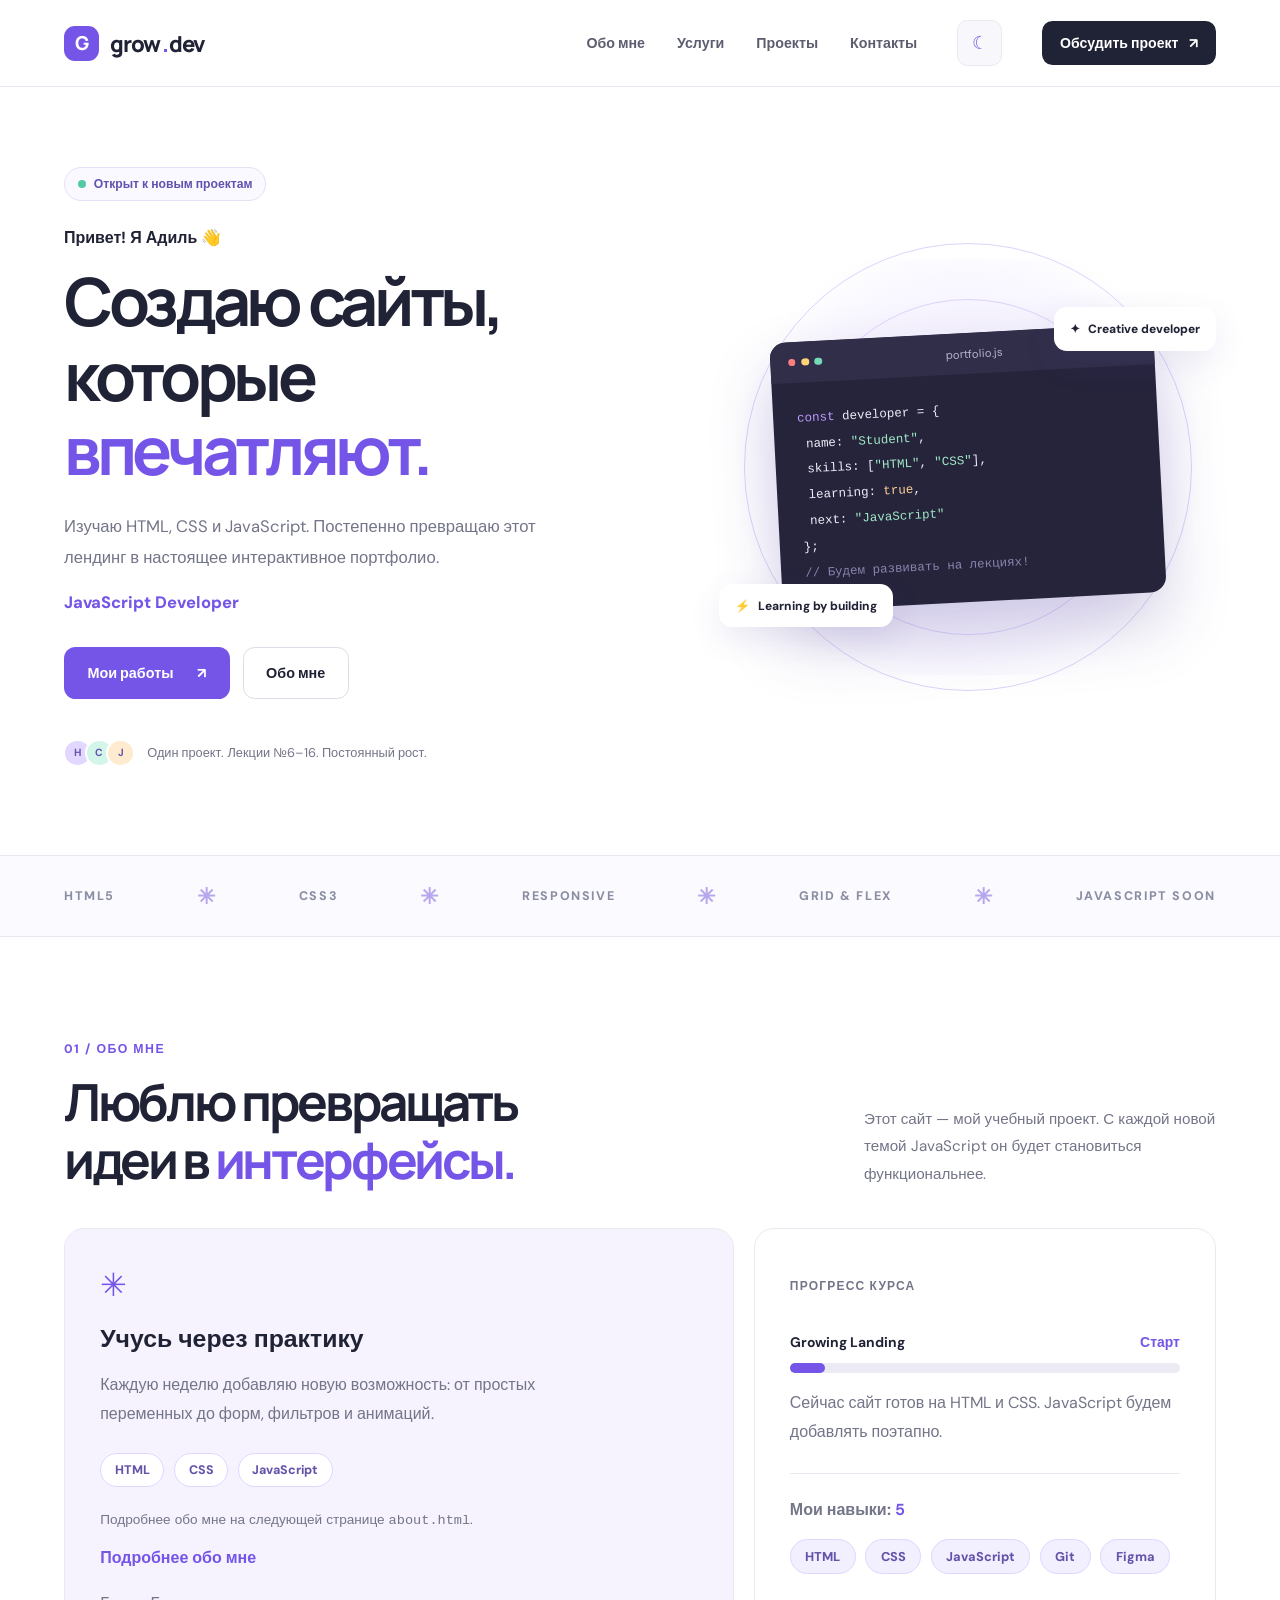
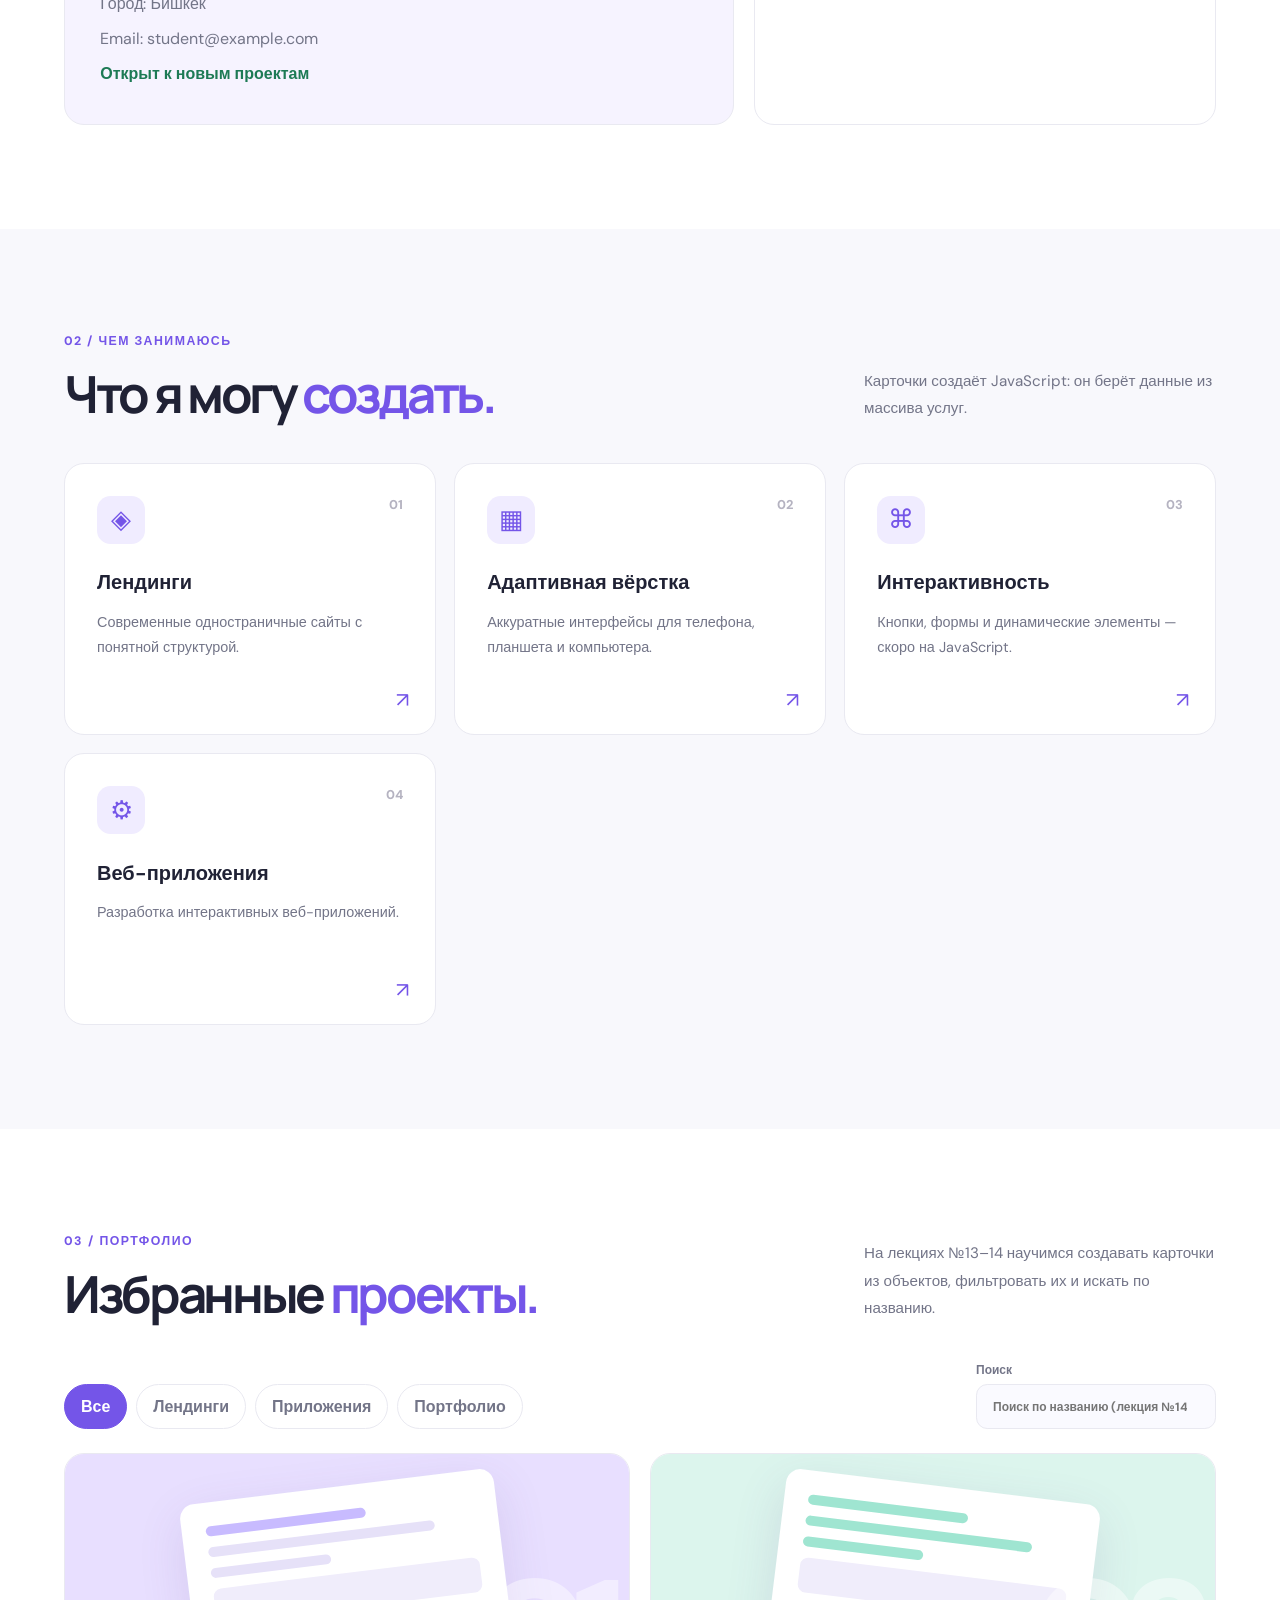
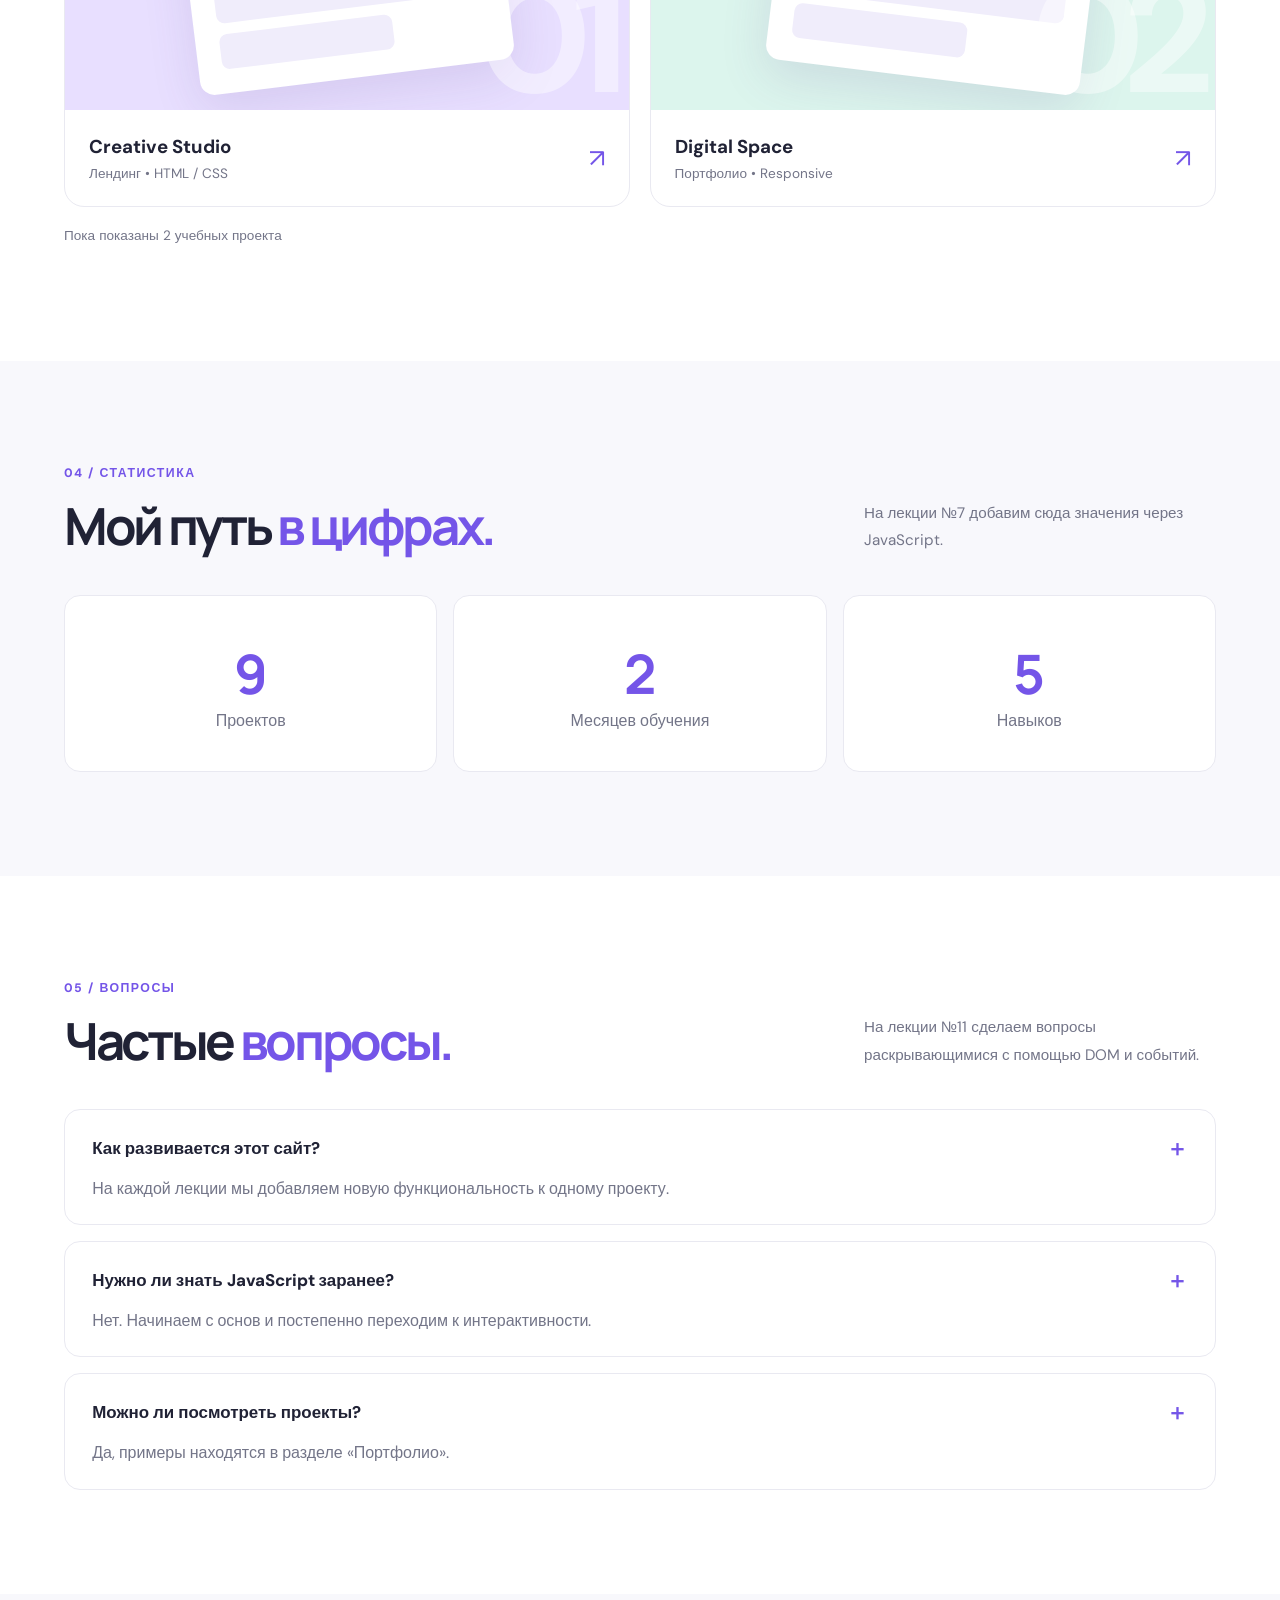
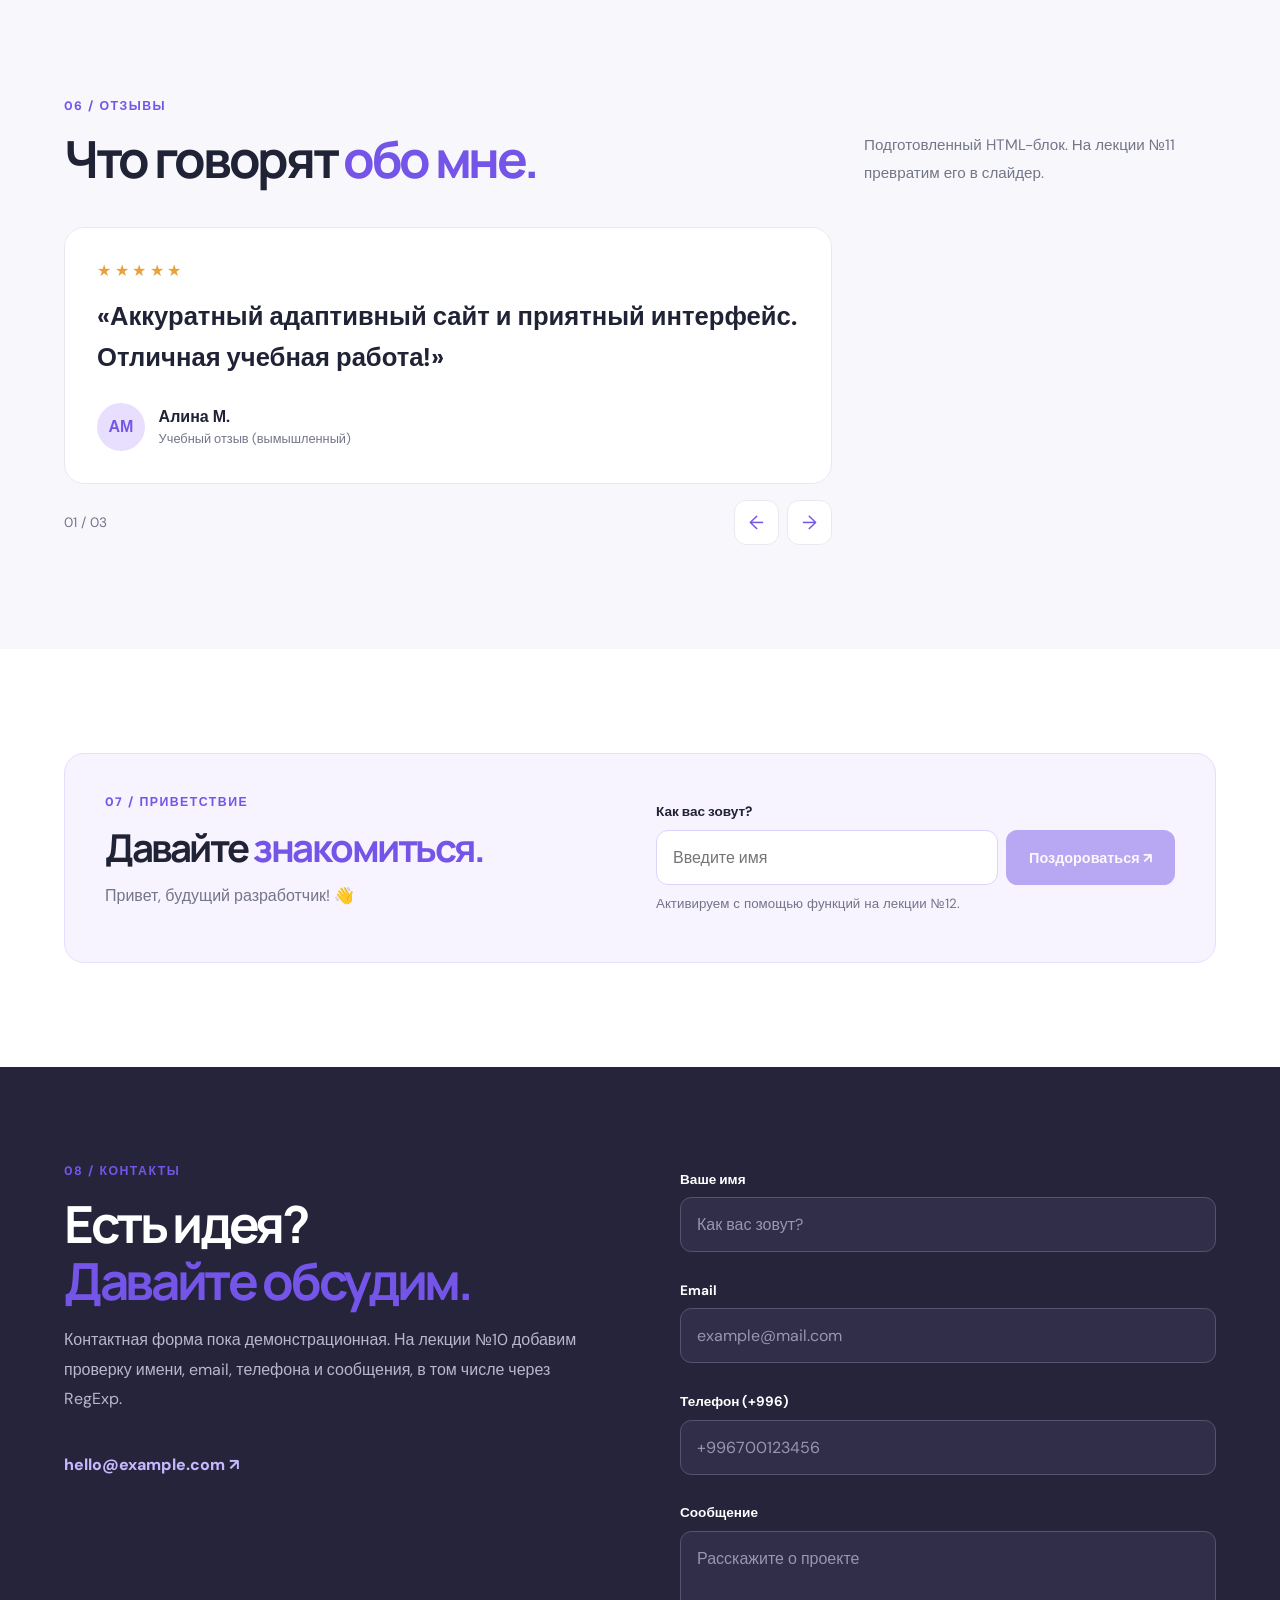
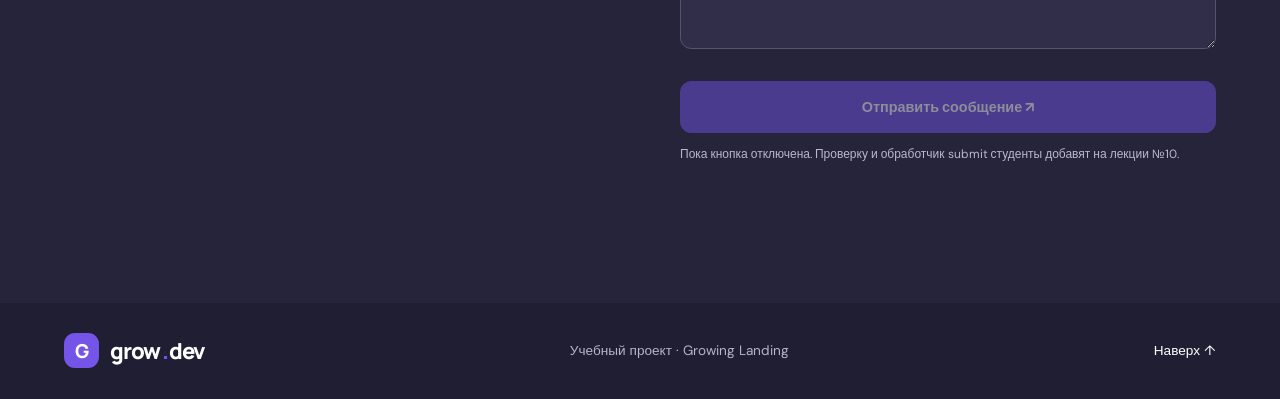
<file: lab_09/index.html>
<!DOCTYPE html>
<html lang="ru">
<head>
    <meta charset="UTF-8">
    <meta name="viewport" content="width=device-width, initial-scale=1.0">
    <meta name="description" content="Учебный проект Growing Landing — портфолио веб-разработчика">
    <title>Growing Landing — портфолио</title>
    <link rel="stylesheet" href="css/styles.css">
    <script src="js/script.js" defer></script>
</head>
<body>
<header class="header" id="top">
    <div class="container header-inner">
        <a class="brand" href="#top"><span class="brand-mark">G</span> grow<span class="brand-dot">.</span>dev</a>
        <input class="nav-toggle" type="checkbox" id="nav-toggle">
        <label class="burger" for="nav-toggle"
               aria-label="Открыть или закрыть меню"><span></span><span></span><span></span></label>
        <nav class="nav" aria-label="Основная навигация">
            <a href="#about">Обо мне</a><a href="#services">Услуги</a><a href="#projects">Проекты</a><a href="#contact">Контакты</a>
        </nav>
        <button class="theme-toggle" type="button" id="theme-toggle" disabled title="Реализуем на лекции №9"
                aria-label="Переключить тему">☾
        </button>
        <a class="header-cta" href="#contact">Обсудить проект <span>↗</span></a>
    </div>
</header>

<main>
    <section class="hero container" aria-labelledby="hero-title">
        <div class="hero-copy">
            <div class="eyebrow"><span class="online-dot"></span> Открыт к новым проектам</div>
            <p class="hero-kicker" id="developer-name">Привет! Я начинающий веб-разработчик 👋</p>
            <h1 id="hero-title">Создаю сайты,<br>которые <span class="accent">впечатляют.</span></h1>
            <p class="hero-description">Изучаю HTML, CSS и JavaScript. Постепенно превращаю этот лендинг в настоящее
                интерактивное портфолио.</p>
            <p class="hero-description" id="developer-position"></p>
            <div class="hero-actions"><a class="button button-primary" href="#projects">Мои работы <span>↗</span></a><a
                    class="button button-outline" href="#about">Обо мне</a></div>
            <div class="hero-footnote"><span class="avatar-stack"><b>H</b><b>C</b><b>J</b></span> Один проект. Лекции
                №6–16. Постоянный рост.
            </div>
        </div>
        <div class="hero-visual">
            <div class="visual-orbit orbit-one"></div>
            <div class="visual-orbit orbit-two"></div>
            <div class="code-card">
                <div class="code-header"><span
                        class="traffic"><i></i><i></i><i></i></span><span>portfolio.js</span><span>✦</span></div>
                <div class="code-lines"><p><span class="violet">const</span> developer = {</p>
                    <p> &nbsp;name: <span class="green">"Student"</span>,</p>
                    <p> &nbsp;skills: [<span class="green">"HTML"</span>, <span class="green">"CSS"</span>],</p>
                    <p> &nbsp;learning: <span class="orange">true</span>,</p>
                    <p> &nbsp;next: <span class="green">"JavaScript"</span></p>
                    <p>};</p>
                    <p class="code-comment">// Будем развивать на лекциях!</p></div>
            </div>
            <div class="floating-chip chip-top">✦ <span>Creative developer</span></div>
            <div class="floating-chip chip-bottom">⚡ <span>Learning by building</span></div>
        </div>
    </section>

    <section class="ticker" aria-label="Технологии">
        <div class="container ticker-inner"><span>HTML5</span><span class="ticker-star">✳</span><span>CSS3</span><span
                class="ticker-star">✳</span><span>RESPONSIVE</span><span
                class="ticker-star">✳</span><span>GRID & FLEX</span><span class="ticker-star">✳</span><span>JAVASCRIPT SOON</span>
        </div>
    </section>

    <section class="section container about" id="about">
        <div class="section-heading">
            <div><p class="section-label">01 / Обо мне</p>
                <h2>Люблю превращать<br>идеи в <em>интерфейсы.</em></h2></div>
            <p class="section-intro">Этот сайт — мой учебный проект. С каждой новой темой JavaScript он будет
                становиться функциональнее.</p></div>
        <div class="about-grid">
            <div class="about-panel">
                <div class="panel-icon">✳</div>
                <h3>Учусь через практику</h3>
                <p>Каждую неделю добавляю новую возможность: от простых переменных до форм, фильтров и анимаций.</p>
                <div class="pill-row"><span>HTML</span><span>CSS</span><span>JavaScript</span></div>

                <p class="about-next">Подробнее обо мне на следующей странице <code>about.html</code>.</p><a class="about-link-placeholder" href="about.html">
                    Подробнее обо мне
                </a>

                <p id="developer-city"></p>
                <p id="developer-email"></p>
                <p id="developer-availability"></p>
                </div>


            <aside class="learning-panel"><p class="learning-caption">ПРОГРЕСС КУРСА</p>
                <div class="progress-label"><strong>Growing Landing</strong><span>Старт</span></div>
                <div class="progress-track"><span></span></div>
                <p>Сейчас сайт готов на HTML и CSS. JavaScript будем добавлять поэтапно.</p>
                <div class="skills-box">
                    <p class="skills-title">Мои навыки: <strong id="skills-count"></strong></p>
                    <div class="skills-list" id="skills-list"></div>
                </div>
            </aside>
        </div>
    </section>

    <section class="section section-soft" id="services">
        <div class="container">
            <div class="section-heading">
                <div><p class="section-label">02 / Чем занимаюсь</p>
                    <h2>Что я могу <em>создать.</em></h2></div>
                <p class="section-intro">Карточки создаёт JavaScript: он берёт данные из массива услуг.</p></div>
            <div class="cards" id="services-list"></div>
        </div>
    </section>

    <section class="section container" id="projects">
        <div class="section-heading">
            <div><p class="section-label">03 / Портфолио</p>
                <h2>Избранные <em>проекты.</em></h2></div>
            <p class="section-intro">На лекциях №13–14 научимся создавать карточки из объектов, фильтровать их и искать
                по названию.</p></div>
        <!-- Лекции №13–14: студенты активируют фильтры и поиск, затем генерируют карточки из массива объектов. -->
        <div class="portfolio-controls" aria-label="Будущие инструменты портфолио">
            <div class="portfolio-filters" id="project-filters">
                <button type="button" class="filter-button is-selected" data-category="all" disabled>Все</button>
                <button type="button" class="filter-button" data-category="landing" disabled>Лендинги</button>
                <button type="button" class="filter-button" data-category="app" disabled>Приложения</button>
                <button type="button" class="filter-button" data-category="portfolio" disabled>Портфолио</button>
            </div>
            <label class="search-field" for="project-search"><span>Поиск</span><input id="project-search" type="search"
                                                                                      placeholder="Поиск по названию (лекция №14)"
                                                                                      disabled></label>
        </div>
        <div class="projects-grid" id="projects-list">
            <article class="project-card project-lilac">
                <div class="project-art"><span class="art-window"><i></i><i></i><i></i><b></b><b></b></span><span
                        class="art-big">01</span></div>
                <div class="project-meta">
                    <div><h3>Creative Studio</h3>
                        <p>Лендинг • HTML / CSS</p></div>
                    <span>↗</span></div>
            </article>
            <article class="project-card project-mint">
                <div class="project-art"><span class="art-window"><i></i><i></i><i></i><b></b><b></b></span><span
                        class="art-big">02</span></div>
                <div class="project-meta">
                    <div><h3>Digital Space</h3>
                        <p>Портфолио • Responsive</p></div>
                    <span>↗</span></div>
            </article>
        </div>
        <p class="projects-count" id="projects-count">Пока показаны 2 учебных проекта</p></section>

    <section class="section section-soft" id="statistics">
        <div class="container">
            <div class="section-heading">
                <div><p class="section-label">04 / Статистика</p>
                    <h2>Мой путь <em>в цифрах.</em></h2></div>
                <p class="section-intro">На лекции №7 добавим сюда значения через JavaScript.</p></div>
            <div class="stats-grid">
                <div class="stat-card"><strong id="stat-projects">—</strong><span>Проектов</span></div>
                <div class="stat-card"><strong id="stat-experience">—</strong><span>Месяцев обучения</span></div>
                <div class="stat-card"><strong id="stat-skills">—</strong><span>Навыков</span></div>
            </div>
        </div>
    </section>

    <section class="section container" id="faq">
        <div class="section-heading">
            <div><p class="section-label">05 / Вопросы</p>
                <h2>Частые <em>вопросы.</em></h2></div>
            <p class="section-intro">На лекции №11 сделаем вопросы раскрывающимися с помощью DOM и событий.</p></div>
        <div class="faq-list">
            <div class="faq-item">
                <h3>
                    <button class="faq-question" type="button" aria-expanded="true" disabled>Как развивается этот сайт?
                        <span>＋</span></button>
                </h3>
                <div class="faq-answer"><p>На каждой лекции мы добавляем новую функциональность к одному проекту.</p>
                </div>
            </div>
            <div class="faq-item">
                <h3>
                    <button class="faq-question" type="button" aria-expanded="true" disabled>Нужно ли знать JavaScript
                        заранее? <span>＋</span></button>
                </h3>
                <div class="faq-answer"><p>Нет. Начинаем с основ и постепенно переходим к интерактивности.</p></div>

            </div>
            <div class="faq-item">
                <h3>
                    <button class="faq-question" type="button" aria-expanded="true" disabled>Можно ли посмотреть
                        проекты? <span>＋</span></button>
                </h3>
                <div class="faq-answer"><p>Да, примеры находятся в разделе «Портфолио».</p></div>
            </div>
        </div>
    </section>


    <!-- Лекция №11: статичная разметка отзывов; JS-переключение студенты пишут сами. -->
    <section class="section section-soft" id="reviews">
        <div class="container">
            <div class="section-heading">
                <div><p class="section-label">06 / Отзывы</p>
                    <h2>Что говорят <em>обо мне.</em></h2></div>
                <p class="section-intro">Подготовленный HTML-блок. На лекции №11 превратим его в слайдер.</p></div>
            <div class="review-card" id="review-card">
                <div class="review-stars" aria-label="Пять звёзд">★★★★★</div>
                <blockquote id="review-text">«Аккуратный адаптивный сайт и приятный интерфейс. Отличная учебная
                    работа!»
                </blockquote>
                <div class="review-person"><span class="review-avatar" aria-hidden="true">АМ</span>
                    <div><strong id="review-author">Алина М.</strong><span
                            id="review-role">Учебный отзыв (вымышленный)</span></div>
                </div>
            </div>
            <div class="review-controls"><span id="review-counter">01 / 03</span>
                <div>
                    <button type="button" id="prev-review" aria-label="Предыдущий отзыв" disabled>←</button>
                    <button type="button" id="next-review" aria-label="Следующий отзыв" disabled>→</button>
                </div>
            </div>
        </div>
    </section>

    <!-- Лекция №12: функции, параметры и return. Кнопка станет активной после JS-лабораторной. -->
    <section class="section container greeting-section" id="greeting-section">
        <div class="greeting-card">
            <div><p class="section-label">07 / Приветствие</p>
                <h2>Давайте <em>знакомиться.</em></h2>
                <p id="greeting-message" aria-live="polite">Привет, будущий разработчик! 👋</p></div>
            <div class="greeting-input"><label for="visitor-name">Как вас зовут?</label>
                <div><input id="visitor-name" type="text" placeholder="Введите имя" disabled>
                    <button type="button" id="greet-button" class="button button-primary" disabled>Поздороваться ↗
                    </button>
                </div>
                <small>Активируем с помощью функций на лекции №12.</small></div>
        </div>
    </section>

    <section class="section contact-section" id="contact">
        <div class="container contact-grid">
            <div><p class="section-label">08 / Контакты</p>
                <h2>Есть идея?<br><em>Давайте обсудим.</em></h2>
                <p>Контактная форма пока демонстрационная. На лекции №10 добавим проверку имени, email, телефона и
                    сообщения, в том числе через RegExp.</p><a href="mailto:hello@example.com" class="contact-email">hello@example.com
                    ↗</a></div>
            <form class="contact-form" id="contact-form"><label for="contact-name">Ваше имя</label><input
                    id="contact-name" name="name" type="text" placeholder="Как вас зовут?"><small class="field-error"
                                                                                                  id="name-error"
                                                                                                  aria-live="polite"></small><label
                    for="contact-email">Email</label><input id="contact-email" name="email" type="email"
                                                            placeholder="example@mail.com"><small class="field-error"
                                                                                                  id="email-error"
                                                                                                  aria-live="polite"></small><label
                    for="contact-phone">Телефон (+996)</label><input id="contact-phone" name="phone" type="tel"
                                                                     placeholder="+996700123456"
                                                                     autocomplete="tel"><small class="field-error"
                                                                                               id="phone-error"
                                                                                               aria-live="polite"></small><label
                    for="contact-message">Сообщение</label><textarea id="contact-message" name="message" rows="4"
                                                                     placeholder="Расскажите о проекте"></textarea><small
                    class="field-error" id="message-error" aria-live="polite"></small>
                <button class="button button-primary" type="submit" disabled title="Активируем на лекции №10">Отправить
                    сообщение ↗
                </button>
                <p class="form-note">Пока кнопка отключена. Проверку и обработчик submit студенты добавят на лекции
                    №10.</p>
                <p id="form-feedback" aria-live="polite"></p></form>
        </div>
    </section>
</main>
<footer class="footer">
    <div class="container footer-inner"><a class="brand" href="#top"><span class="brand-mark">G</span> grow<span
            class="brand-dot">.</span>dev</a><span>Учебный проект · Growing Landing</span><a href="#top">Наверх ↑</a>
    </div>
</footer>
</body>
</html>
</file>
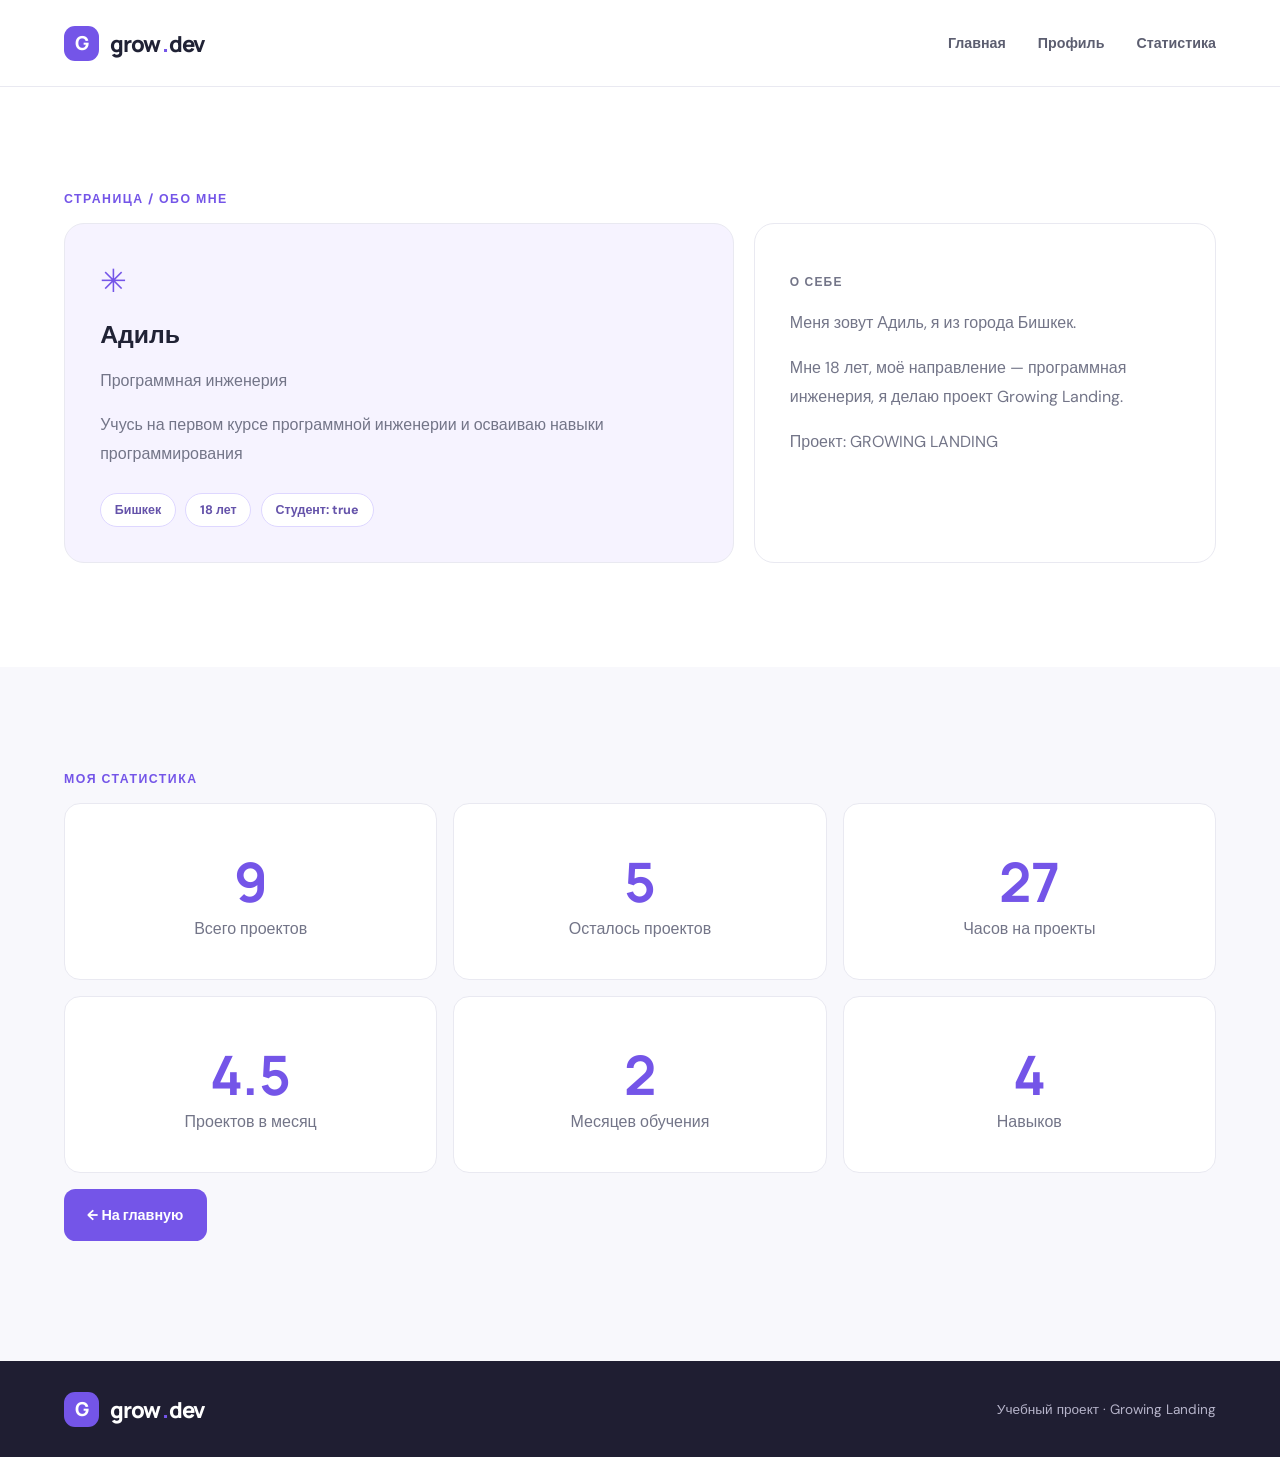
<file: lab_06/about.html>
<!DOCTYPE html>
<html lang="ru">
<head>
    <meta charset="UTF-8">
    <meta name="viewport" content="width=device-width, initial-scale=1.0">
    <title>Обо мне — Growing Landing</title>
    <link rel="stylesheet" href="css/styles.css">
    <script src="js/script.js" defer></script>
</head>
<body>

<header class="header">
    <div class="container header-inner">
        <a class="brand" href="index.html"><span class="brand-mark">G</span> grow<span class="brand-dot">.</span>dev</a>
        <input class="nav-toggle" type="checkbox" id="nav-toggle">
        <label class="burger" for="nav-toggle"
               aria-label="Открыть или закрыть меню"><span></span><span></span><span></span></label>
        <nav class="nav" aria-label="Основная навигация">
            <a href="index.html">Главная</a>
            <a href="#profile">Профиль</a>
            <a href="#stats">Статистика</a>
        </nav>
    </div>
</header>

<main>
    <!-- Задание 1. Профиль: текст в этих элементах заменит JavaScript -->
    <section class="section container about" id="profile">
        <p class="section-label">Страница / Обо мне</p>
        <div class="about-grid">
            <div class="about-panel">
                <div class="panel-icon">✳</div>
                <h3 id="student-name">Моё имя</h3>
                <p class="profession" id="student-role">Моя профессия</p>
                <p class="description" id="student-desc">Краткое описание</p>
                <div class="pill-row">
                    <span id="student-city">Город</span>
                    <span id="student-age">Возраст</span>
                    <span id="student-status">Студент</span>
                </div>
            </div>

            <!-- Задание 3. Два предложения, собранные в JS -->
            <aside class="learning-panel">
                <p class="learning-caption">О СЕБЕ</p>
                <p id="sentence-plus">Предложение 1</p>
                <p id="sentence-template">Предложение 2</p>
                <p id="project-name">Название проекта</p>
            </aside>
        </div>
    </section>

    <!-- Задание 2. Моя статистика -->
    <section class="section section-soft" id="stats">
        <div class="container">
            <p class="section-label">Моя статистика</p>
            <div class="stats-grid">
                <div class="stat-card"><strong id="stat-total">—</strong><span>Всего проектов</span></div>
                <div class="stat-card"><strong id="stat-left">—</strong><span>Осталось проектов</span></div>
                <div class="stat-card"><strong id="stat-hours">—</strong><span>Часов на проекты</span></div>
                <div class="stat-card"><strong id="stat-average">—</strong><span>Проектов в месяц</span></div>
                <div class="stat-card"><strong id="stat-months">—</strong><span>Месяцев обучения</span></div>
                <div class="stat-card"><strong id="stat-skills">—</strong><span>Навыков</span></div>
            </div>
            <p><a class="button button-primary" href="index.html">← На главную</a></p>
        </div>
    </section>
</main>

<footer class="footer">
    <div class="container footer-inner">
        <a class="brand" href="index.html"><span class="brand-mark">G</span> grow<span class="brand-dot">.</span>dev</a>
        <span>Учебный проект · Growing Landing</span>
    </div>
</footer>

</body>
</html>
</file>
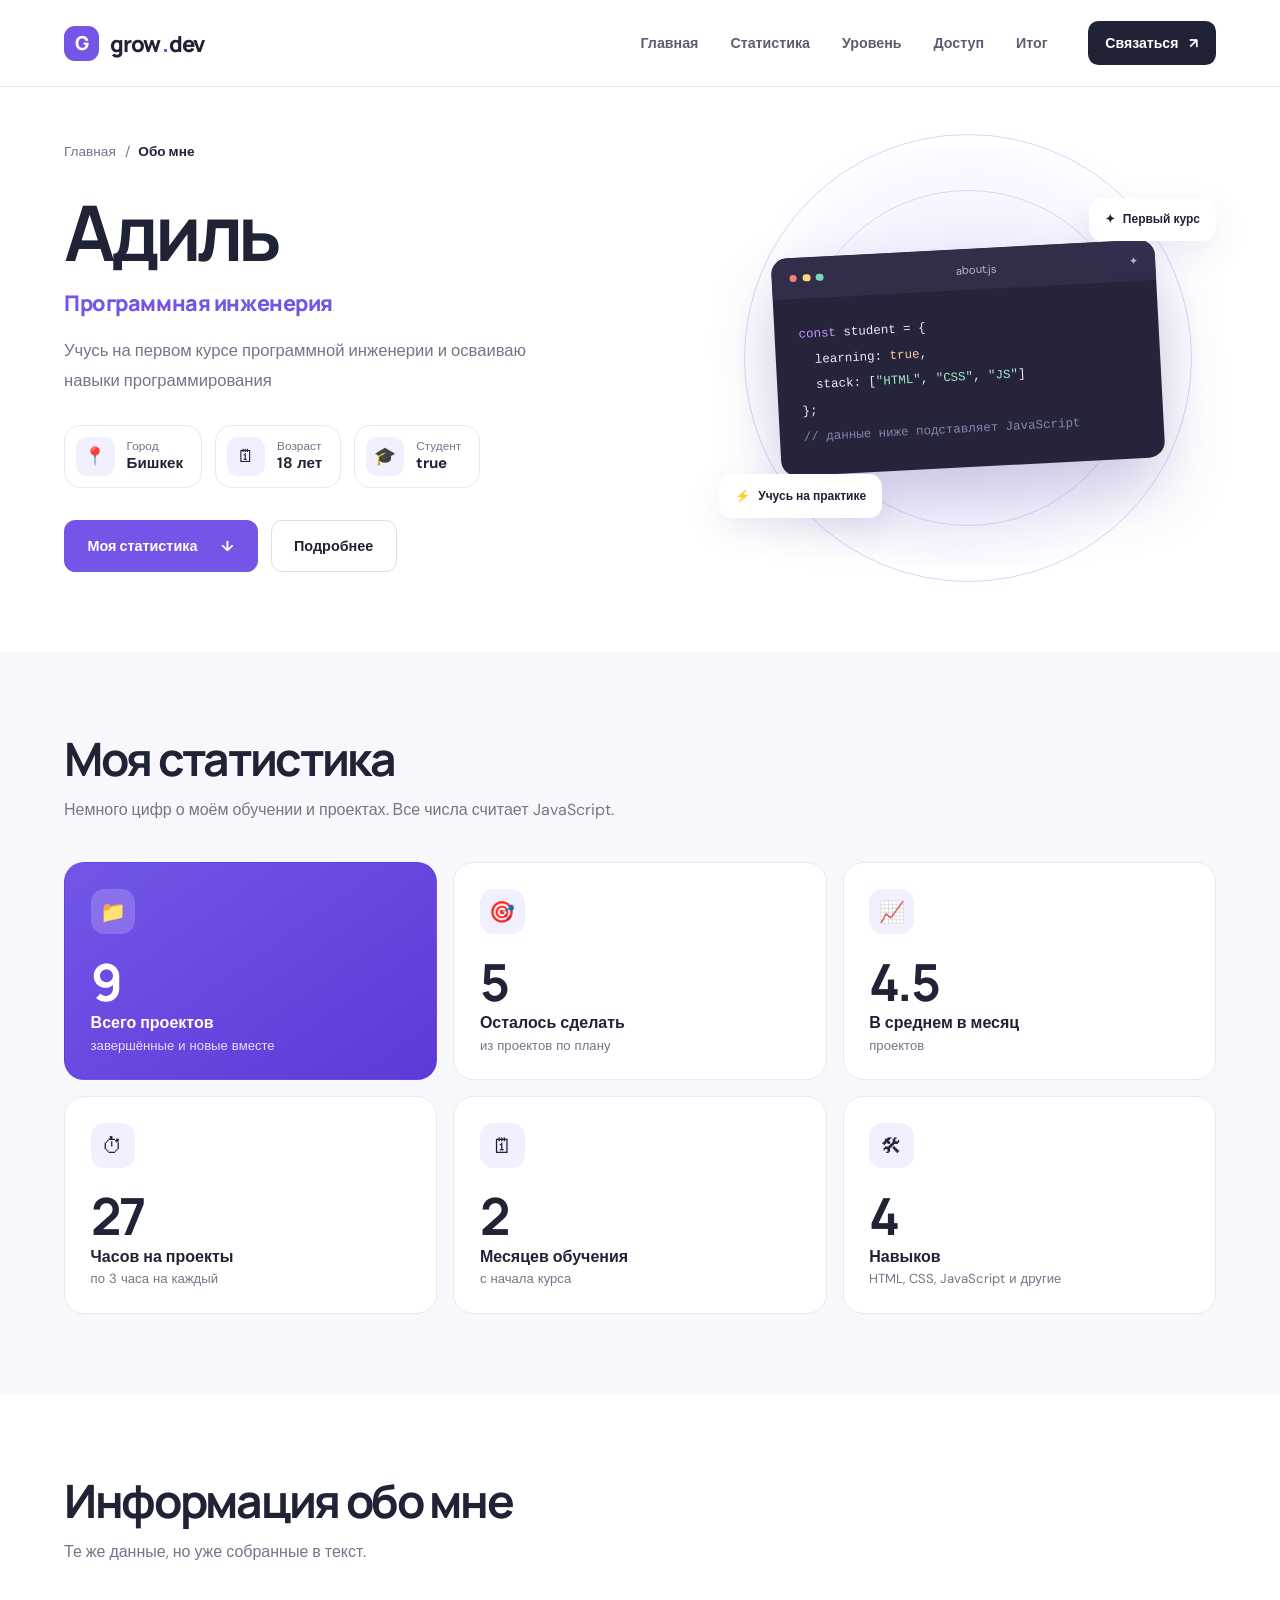
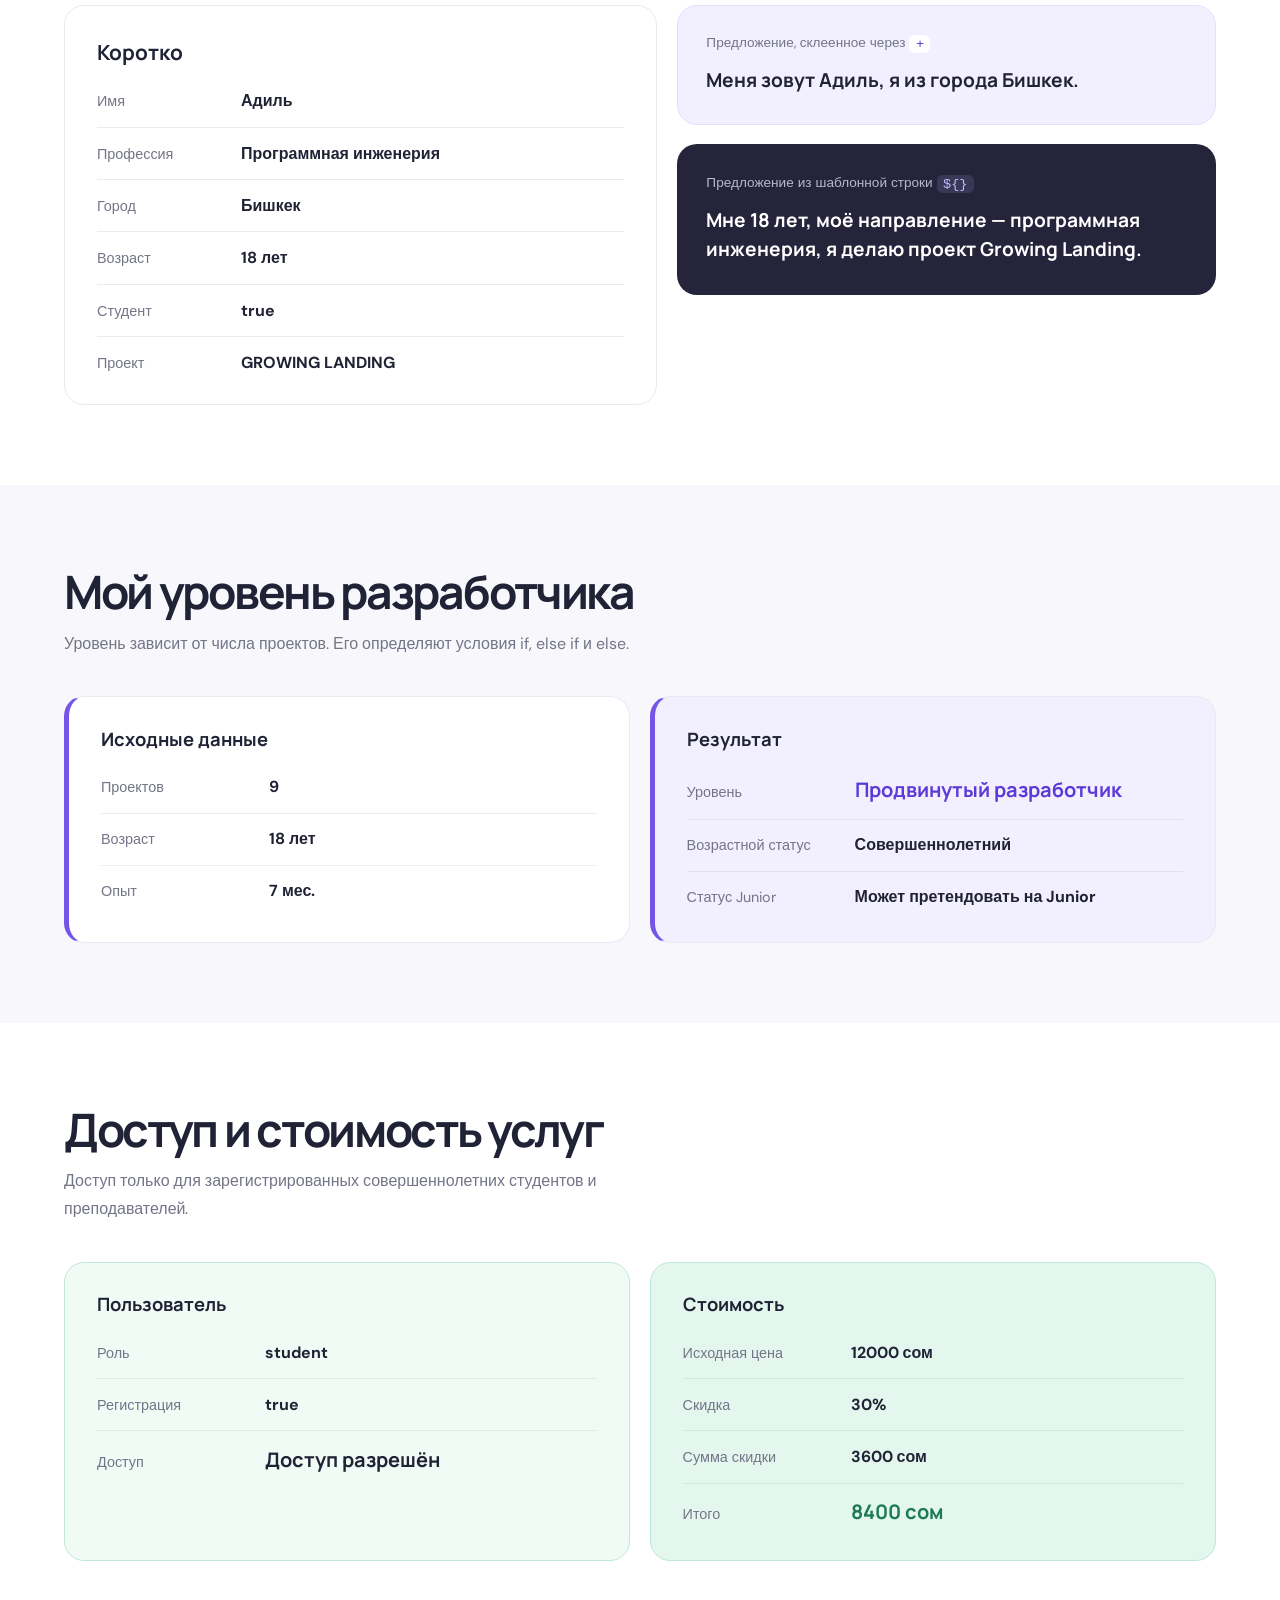
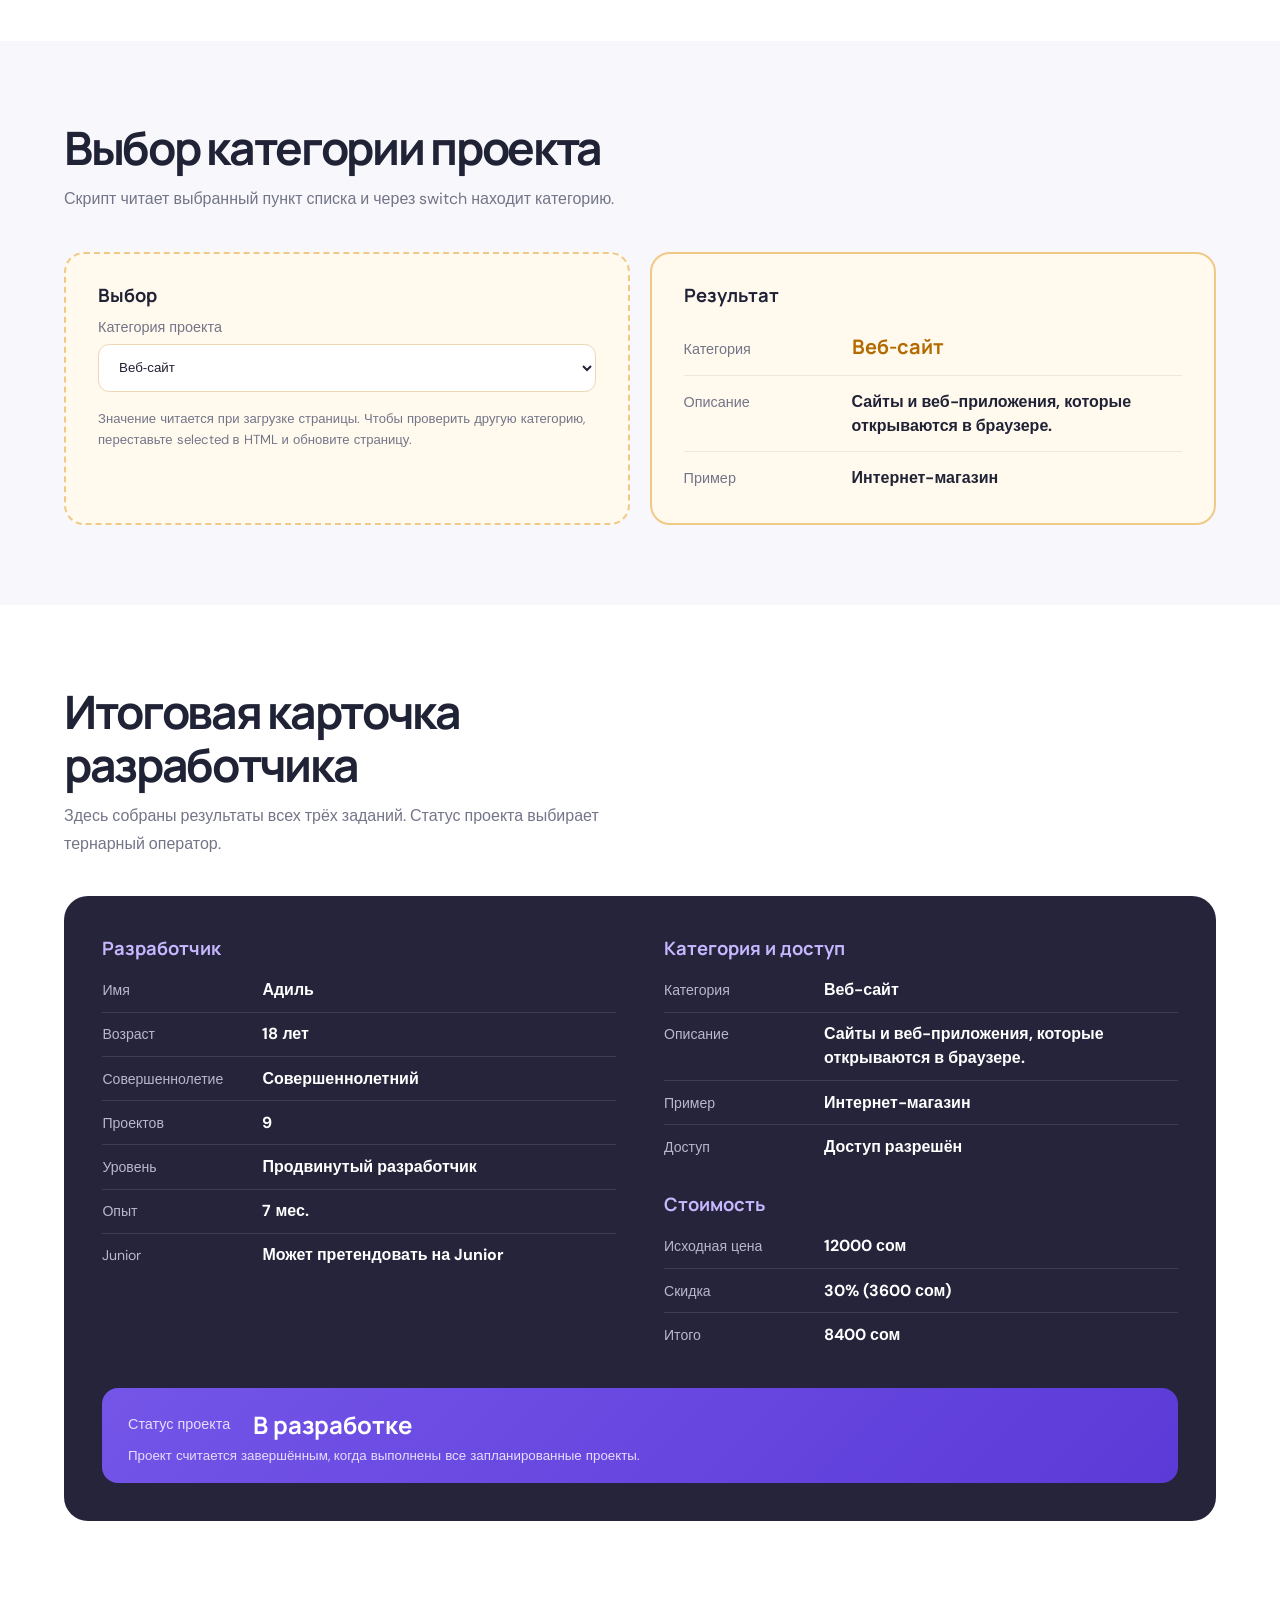
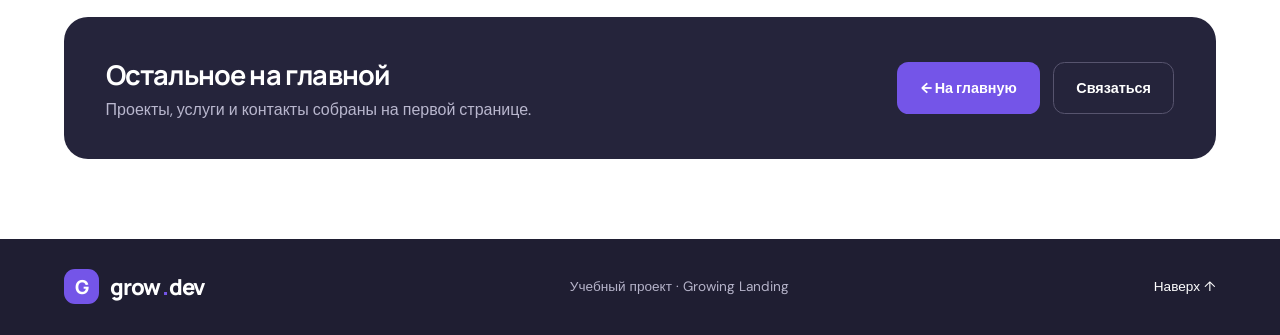
<file: lab_07/about.html>
<!DOCTYPE html>
<html lang="ru">
<head>
    <meta charset="UTF-8">
    <meta name="viewport" content="width=device-width, initial-scale=1.0">
    <meta name="description" content="Обо мне — страница учебного проекта Growing Landing">
    <title>Обо мне — Growing Landing</title>
    <link rel="stylesheet" href="css/styles.css">
    <script src="js/about.js" defer></script>
</head>
<body class="about-page">

<header class="header" id="top">
    <div class="container header-inner">
        <a class="brand" href="index.html"><span class="brand-mark">G</span> grow<span class="brand-dot">.</span>dev</a>
        <input class="nav-toggle" type="checkbox" id="nav-toggle">
        <label class="burger" for="nav-toggle"
               aria-label="Открыть или закрыть меню"><span></span><span></span><span></span></label>
        <nav class="nav" aria-label="Основная навигация">
            <a href="index.html">Главная</a>
            <a href="#stats">Статистика</a>
            <a href="#level">Уровень</a>
            <a href="#access">Доступ</a>
            <a href="#card">Итог</a>
        </nav>
        <a class="header-cta" href="index.html#contact">Связаться <span>↗</span></a>
    </div>
</header>

<main>
    <!-- Задание 1: профиль. Текст в этих элементах подставит JavaScript -->
    <section class="hero about-hero container" id="profile" aria-labelledby="student-name">
        <div class="hero-copy">
            <nav class="crumbs" aria-label="Где я нахожусь">
                <a href="index.html">Главная</a><span aria-hidden="true">/</span><span aria-current="page">Обо мне</span>
            </nav>
            <h1 id="student-name">Моё имя</h1>
            <p class="about-role" id="student-role">Моя профессия</p>
            <p class="hero-description" id="student-desc">Краткое описание</p>

            <ul class="facts">
                <li class="fact">
                    <span class="fact-icon" aria-hidden="true">📍</span>
                    <span class="fact-text"><small>Город</small><strong id="student-city">Город</strong></span>
                </li>
                <li class="fact">
                    <span class="fact-icon" aria-hidden="true">🗓</span>
                    <span class="fact-text"><small>Возраст</small><strong id="student-age">Возраст</strong></span>
                </li>
                <li class="fact">
                    <span class="fact-icon" aria-hidden="true">🎓</span>
                    <span class="fact-text"><small>Студент</small><strong id="student-status">Студент</strong></span>
                </li>
            </ul>

            <div class="hero-actions">
                <a class="button button-primary" href="#stats">Моя статистика <span>↓</span></a>
                <a class="button button-outline" href="#info">Подробнее</a>
            </div>
        </div>

        <div class="hero-visual" aria-hidden="true">
            <div class="visual-orbit orbit-one"></div>
            <div class="visual-orbit orbit-two"></div>
            <div class="code-card">
                <div class="code-header"><span class="traffic"><i></i><i></i><i></i></span><span>about.js</span><span>✦</span></div>
                <div class="code-lines">
                    <p><span class="violet">const</span> student = {</p>
                    <p>&nbsp;&nbsp;learning: <span class="orange">true</span>,</p>
                    <p>&nbsp;&nbsp;stack: [<span class="green">"HTML"</span>, <span class="green">"CSS"</span>, <span class="green">"JS"</span>]</p>
                    <p>};</p>
                    <p class="code-comment">// данные ниже подставляет JavaScript</p>
                </div>
            </div>
            <div class="floating-chip chip-top">✦ <span>Первый курс</span></div>
            <div class="floating-chip chip-bottom">⚡ <span>Учусь на практике</span></div>
        </div>
    </section>

    <!-- Задание 2: статистика. Числа считает JavaScript -->
    <section class="block block-soft" id="stats">
        <div class="container">
            <div class="block-head">
                <h2>Моя статистика</h2>
                <p>Немного цифр о моём обучении и проектах. Все числа считает JavaScript.</p>
            </div>
            <div class="metrics">
                <article class="metric metric-main">
                    <span class="metric-icon" aria-hidden="true">📁</span>
                    <strong id="stat-total">—</strong>
                    <span class="metric-name">Всего проектов</span>
                    <small>завершённые и новые вместе</small>
                </article>
                <article class="metric">
                    <span class="metric-icon" aria-hidden="true">🎯</span>
                    <strong id="stat-left">—</strong>
                    <span class="metric-name">Осталось сделать</span>
                    <small>из проектов по плану</small>
                </article>
                <article class="metric">
                    <span class="metric-icon" aria-hidden="true">📈</span>
                    <strong id="stat-average">—</strong>
                    <span class="metric-name">В среднем в месяц</span>
                    <small>проектов</small>
                </article>
                <article class="metric">
                    <span class="metric-icon" aria-hidden="true">⏱</span>
                    <strong id="stat-hours">—</strong>
                    <span class="metric-name">Часов на проекты</span>
                    <small>по 3 часа на каждый</small>
                </article>
                <article class="metric">
                    <span class="metric-icon" aria-hidden="true">🗓</span>
                    <strong id="stat-months">—</strong>
                    <span class="metric-name">Месяцев обучения</span>
                    <small>с начала курса</small>
                </article>
                <article class="metric">
                    <span class="metric-icon" aria-hidden="true">🛠</span>
                    <strong id="stat-skills">—</strong>
                    <span class="metric-name">Навыков</span>
                    <small>HTML, CSS, JavaScript и другие</small>
                </article>
            </div>
        </div>
    </section>

    <!-- Задание 3: информация о себе. Предложения собирает JavaScript -->
    <section class="block" id="info">
        <div class="container">
            <div class="block-head">
                <h2>Информация обо мне</h2>
                <p>Те же данные, но уже собранные в текст.</p>
            </div>
            <div class="info-grid">
                <div class="info-card">
                    <h3>Коротко</h3>
                    <dl class="info-list">
                        <div><dt>Имя</dt><dd id="info-name">—</dd></div>
                        <div><dt>Профессия</dt><dd id="info-role">—</dd></div>
                        <div><dt>Город</dt><dd id="info-city">—</dd></div>
                        <div><dt>Возраст</dt><dd id="info-age">—</dd></div>
                        <div><dt>Студент</dt><dd id="info-student">—</dd></div>
                        <div><dt>Проект</dt><dd id="project-name">—</dd></div>
                    </dl>
                </div>
                <div class="say-stack">
                    <figure class="say-card">
                        <figcaption>Предложение, склеенное через <code>+</code></figcaption>
                        <blockquote id="sentence-plus">—</blockquote>
                    </figure>
                    <figure class="say-card say-card-dark">
                        <figcaption>Предложение из шаблонной строки <code>${}</code></figcaption>
                        <blockquote id="sentence-template">—</blockquote>
                    </figure>
                </div>
            </div>
        </div>
    </section>

    <!-- Лабораторная №7, задание 1: уровень разработчика (if / else if / else) -->
    <section class="block block-soft" id="level">
        <div class="container">
            <div class="block-head">
                <h2>Мой уровень разработчика</h2>
                <p>Уровень зависит от числа проектов. Его определяют условия if, else if и else.</p>
            </div>
            <div class="res-grid">
                <div class="res res-level">
                    <h3>Исходные данные</h3>
                    <dl class="res-list">
                        <div><dt>Проектов</dt><dd id="level-projects">—</dd></div>
                        <div><dt>Возраст</dt><dd id="level-age">—</dd></div>
                        <div><dt>Опыт</dt><dd id="level-exp">—</dd></div>
                    </dl>
                </div>
                <div class="res res-level res-level-out">
                    <h3>Результат</h3>
                    <dl class="res-list">
                        <div><dt>Уровень</dt><dd class="res-big" id="dev-level">—</dd></div>
                        <div><dt>Возрастной статус</dt><dd id="age-status">—</dd></div>
                        <div><dt>Статус Junior</dt><dd id="junior-status">—</dd></div>
                    </dl>
                </div>
            </div>
        </div>
    </section>

    <!-- Задание 2: доступ и скидки (&&, ||, !) -->
    <section class="block" id="access">
        <div class="container">
            <div class="block-head">
                <h2>Доступ и стоимость услуг</h2>
                <p>Доступ только для зарегистрированных совершеннолетних студентов и преподавателей.</p>
            </div>
            <div class="res-grid">
                <div class="res res-access">
                    <h3>Пользователь</h3>
                    <dl class="res-list">
                        <div><dt>Роль</dt><dd id="access-role">—</dd></div>
                        <div><dt>Регистрация</dt><dd id="access-registered">—</dd></div>
                        <div><dt>Доступ</dt><dd class="res-big" id="access-status">—</dd></div>
                    </dl>
                </div>
                <div class="res res-access res-price">
                    <h3>Стоимость</h3>
                    <dl class="res-list">
                        <div><dt>Исходная цена</dt><dd id="price-base">—</dd></div>
                        <div><dt>Скидка</dt><dd id="discount-percent">—</dd></div>
                        <div><dt>Сумма скидки</dt><dd id="discount-sum">—</dd></div>
                        <div><dt>Итого</dt><dd class="res-big" id="price-final">—</dd></div>
                    </dl>
                </div>
            </div>
        </div>
    </section>

    <!-- Задание 3: категория проекта (select и switch) -->
    <section class="block block-soft" id="category">
        <div class="container">
            <div class="block-head">
                <h2>Выбор категории проекта</h2>
                <p>Скрипт читает выбранный пункт списка и через switch находит категорию.</p>
            </div>
            <div class="res-grid">
                <div class="res res-cat">
                    <h3>Выбор</h3>
                    <label class="select-label" for="projectType">Категория проекта</label>
                    <select class="select-box" id="projectType" name="projectType">
                        <option value="web" selected>Веб-сайт</option>
                        <option value="mobile">Мобильное приложение</option>
                        <option value="game">Игра</option>
                        <option value="design">UX/UI дизайн</option>
                        <option value="other">Другое</option>
                    </select>
                    <p class="res-note">Значение читается при загрузке страницы. Чтобы проверить другую категорию, переставьте selected в HTML и обновите страницу.</p>
                </div>
                <div class="res res-cat res-cat-out">
                    <h3>Результат</h3>
                    <dl class="res-list">
                        <div><dt>Категория</dt><dd class="res-big" id="cat-name">—</dd></div>
                        <div><dt>Описание</dt><dd id="cat-desc">—</dd></div>
                        <div><dt>Пример</dt><dd id="cat-example">—</dd></div>
                    </dl>
                </div>
            </div>
        </div>
    </section>

    <!-- Задание 4: итоговая карточка (тернарный оператор) -->
    <section class="block" id="card">
        <div class="container">
            <div class="block-head">
                <h2>Итоговая карточка разработчика</h2>
                <p>Здесь собраны результаты всех трёх заданий. Статус проекта выбирает тернарный оператор.</p>
            </div>
            <div class="final-card">
                <div class="final-col">
                    <h3>Разработчик</h3>
                    <dl class="final-list">
                        <div><dt>Имя</dt><dd id="card-name">—</dd></div>
                        <div><dt>Возраст</dt><dd id="card-age">—</dd></div>
                        <div><dt>Совершеннолетие</dt><dd id="card-adult">—</dd></div>
                        <div><dt>Проектов</dt><dd id="card-projects">—</dd></div>
                        <div><dt>Уровень</dt><dd id="card-level">—</dd></div>
                        <div><dt>Опыт</dt><dd id="card-exp">—</dd></div>
                        <div><dt>Junior</dt><dd id="card-junior">—</dd></div>
                    </dl>
                </div>
                <div class="final-col">
                    <h3>Категория и доступ</h3>
                    <dl class="final-list">
                        <div><dt>Категория</dt><dd id="card-category">—</dd></div>
                        <div><dt>Описание</dt><dd id="card-desc">—</dd></div>
                        <div><dt>Пример</dt><dd id="card-example">—</dd></div>
                        <div><dt>Доступ</dt><dd id="card-access">—</dd></div>
                    </dl>
                    <h3 class="final-sub">Стоимость</h3>
                    <dl class="final-list">
                        <div><dt>Исходная цена</dt><dd id="card-base">—</dd></div>
                        <div><dt>Скидка</dt><dd id="card-discount">—</dd></div>
                        <div><dt>Итого</dt><dd id="card-final">—</dd></div>
                    </dl>
                </div>
                <div class="final-status">
                    <span>Статус проекта</span>
                    <strong id="card-status">—</strong>
                    <small>Проект считается завершённым, когда выполнены все запланированные проекты.</small>
                </div>
            </div>
        </div>
    </section>

    <section class="container">
        <div class="back-band">
            <div>
                <h2>Остальное на главной</h2>
                <p>Проекты, услуги и контакты собраны на первой странице.</p>
            </div>
            <div class="back-actions">
                <a class="button button-primary" href="index.html">← На главную</a>
                <a class="button button-light" href="index.html#contact">Связаться</a>
            </div>
        </div>
    </section>
</main>

<footer class="footer">
    <div class="container footer-inner">
        <a class="brand" href="index.html"><span class="brand-mark">G</span> grow<span class="brand-dot">.</span>dev</a>
        <span>Учебный проект · Growing Landing</span>
        <a href="#top">Наверх ↑</a>
    </div>
</footer>

</body>
</html>
</file>
<file: lab_02/style.css>
* {
    box-sizing: border-box;
}

body {
    margin: 0;
    font-family: Arial, sans-serif;
    background: #e8ebfa;
    color: #222;
}

.form-container {
    position: relative;            
    max-width: 600px;
    margin: 50px auto;             
    padding: 30px;                 
    background-color: #f0f4ff;
    border: 2px solid #667eea;
    border-radius: 12px;
    box-shadow: 0 4px 15px rgba(0, 0, 0, 0.1);
}

.badge {
    position: absolute;            
    top: 15px;
    right: 15px;
    padding: 5px 10px;
    background: #764ba2;
    color: white;
    border-radius: 5px;
    font-size: 12px;
}

.form-container h1 {
    text-align: center;
    color: #667eea;
    font-size: 25px;
    margin-bottom: 30px;
}

.form-group {
    margin-bottom: 20px;
}

label {
    display: block;
    margin-bottom: 8px;
    font-weight: bold;
    color: #333;
    font-size: 14px;
}

input {
    width: 100%;
    padding: 12px 16px;
    margin-bottom: 15px;
    border: 2px solid #667eea;
    border-radius: 8px;
    font-size: 16px;
    font-family: inherit;
    outline: none;
}
textarea{
    width: 100%;
    padding: 12px 16px;
    margin-bottom: 15px;
    border: 2px solid #667eea;
    border-radius: 8px;
    font-size: 16px;
    font-family: inherit;
    outline: none;
}

input:focus{
    border-color: #764ba2;
}

textarea:focus {
    border-color: #764ba2;
}

textarea {
    resize: vertical;
}


#submit-btn {
    width: 100%;
    padding: 14px 32px;
    background-color: #667eea;
    color: white;
    border: none;
    border-radius: 8px;
    font-size: 16px;
    font-weight: bold;
    cursor: pointer;
    transition: all 0.3s;
    position: relative;            
    top: 10px;
}

#submit-btn:hover { 
    background-color: #764ba2;
    transform: translateY(-2px);
    box-shadow: 0 5px 15px rgba(102, 126, 234, 0.4);
}

footer {
    text-align: center;
    margin-top: 40px;
    font-size: 13px;
    color: #555;
}

@media (max-width: 450px) {
    .form-container {
        margin: 20px 15px;
        padding: 25px 20px;
    }
}


body input {
    background-color: #f90909;
}
</file>
<file: lab_03/scss/styles.css>
&:hover {
  opacity: 0.8;
}

* {
  box-sizing: border-box;
}

body {
  margin: 0;
  font-family: "Segoe UI", Arial, sans-serif;
  line-height: 1.6;
  color: #2d1f16;
  background: #fbf6f0;
}

.container {
  max-width: 1000px;
  margin: 0 auto;
  padding: 0 20px;
}

.header {
  background: linear-gradient(135deg, #8b5e3c, #4a2c1a);
  padding: 20px 0;
  color: #ffffff;
}
.header .container {
  display: flex;
  justify-content: space-between;
}
.header .nav a {
  color: #ffffff;
  margin-left: 10px;
  padding: 6px 12px;
  border-radius: 12px;
  text-decoration: none;
  transition: 0.3s;
}
.header .nav a:hover {
  background: rgba(255, 255, 255, 0.2);
}

.hero {
  background: linear-gradient(135deg, #4a2c1a, #8b5e3c);
  color: #ffffff;
  padding: 80px 0;
  text-align: center;
}
.hero h1 {
  font-size: 40px;
  margin: 0 0 20px;
}
.hero p {
  font-size: 18px;
  margin: 0 0 20px;
}
.hero .btn {
  display: inline-block;
  padding: 12px 24px;
  background: #e8a33d;
  color: #ffffff;
  border-radius: 12px;
  text-decoration: none;
  transition: 0.3s;
  color: #2d1f16;
}

.menu {
  padding: 60px 0;
}
.menu h2 {
  font-size: 30px;
  text-align: center;
  margin: 0 0 40px;
}

.cards {
  display: flex;
  flex-wrap: wrap;
  justify-content: center;
  gap: 20px;
}

.card {
  width: 300px;
  max-width: 100%;
  padding: 20px;
  background: #ffffff;
  border-radius: 12px;
  box-shadow: 0 4px 15px rgba(0, 0, 0, 0.1);
  transition: 0.3s;
}
.card:hover {
  transform: translateY(-10px);
}
.card h3 {
  font-size: 22px;
  margin: 0 0 8px;
}
.card p {
  margin: 0 0 20px;
}
.card .btn {
  display: inline-block;
  padding: 12px 24px;
  background: #8b5e3c;
  color: #ffffff;
  border-radius: 12px;
  text-decoration: none;
  transition: 0.3s;
}

.footer {
  padding: 20px 0;
  background: #2d1f16;
  color: #ffffff;
  text-align: center;
}

.dop .box {
  width: 200px;
  height: 200px;
  border: 1px solid #004d00;
  border-radius: 8px;
  background: green;
  align-items: center;
  display: flex;
  justify-content: center;
}

.another-box {
  width: 300px;
  height: 300px;
  border: 1px solid rgb(216.3502304147, 139.400921659, 25.6497695853);
  border-radius: 16px;
  background: #e8a33d;
  align-items: center;
  display: flex;
  justify-content: center;
}/*# sourceMappingURL=styles.css.map */
</file>
<file: lab_04/style.css>
body {
    margin: 0;
    background-color: rgb(14, 2, 90);
    color: aliceblue ;
    width: 100%;
    max-width: 1920px;
    margin: 0 auto;

}

header {
    display: flex;
    justify-content: space-between;
    padding: 20px;
    background-color: rgb(8, 8, 160);
    

}.menu {
    display: flex;
    gap: 20px;
    align-items: center;
}
.menu a {
    color: #ffff;
}
.categories {
    display: flex;
    gap: 20px;
    padding: 20px;
    
}

button {
    padding: 10px 20px;
    background-color: #667eea;
    border-radius: 5px;
    color: aliceblue;
    border: none;
    cursor: pointer;
}
button:hover {
    background-color: #5a67d8;
    transition: 0.3s;
}

.cards {
    display: flex;
    gap: 20px;
    flex-wrap: wrap;
    padding: 20px;
    border-radius: 10px;
}
.card {
    width: 300px;
    padding: 20px;
    background: #2d3a8c;
}

.logo {
    display: flex;
    align-items: center;
    font-size: 24px;
    font-weight: bold;
}
</file>
<file: lab_05/style.css>
/* =========================================================
   Лабораторная работа №5. Адаптивная вёрстка (Mobile First)
   Сначала пишем стили для телефона, потом расширяем
   их для планшета (48rem) и компьютера (64rem).
   Размеры только в rem / % / fr / vw, без px.
   ========================================================= */

/* ===== Общие настройки ===== */
* {
    box-sizing: border-box;
    margin: 0;
    padding: 0;
}

body {
    font-family: 'Segoe UI', Arial, sans-serif;
    font-size: 1rem;
    line-height: 1.6;
    background: #0b1026;
    color: #e8ecff;
}

/* Изображения сохраняют пропорции и не выходят за контейнер */
img {
    display: block;
    max-width: 100%;
    height: auto;
}

/* Контейнер: ширина в % с ограничением 75rem, по центру */
.container {
    width: min(100% - 2rem, 75rem);
    margin-inline: auto;
}

/* ===== Шапка и бургер-меню (Flexbox) ===== */
.header {
    padding-block: 1rem;
    background: linear-gradient(90deg, #1b2250, #3a2a7a);
}

.header-inner {
    display: flex;
    align-items: center;
    flex-wrap: wrap;                 /* nav может перенестись на новую строку */
    gap: 1rem;
}

.logo {
    margin-right: auto;              /* логотип слева, остальное справа */
    font-size: 1.5rem;
    font-weight: 700;
    letter-spacing: 0.1rem;
    color: #ffffff;
    text-decoration: none;
}

/* Скрытый checkbox: он только хранит состояние «открыто / закрыто» */
.menu-toggle {
    position: absolute;
    opacity: 0;
    width: 0;
    height: 0;
}

.burger {
    display: block;                  /* на телефоне бургер виден */
    cursor: pointer;
    font-size: 1.75rem;
    line-height: 1;
    color: #ffffff;
}

.nav {
    display: none;                   /* на телефоне меню скрыто */
    width: 100%;
    flex-direction: column;
    gap: 0.75rem;
}

/* Если checkbox отмечен, показываем nav, идущий после него */
.menu-toggle:checked ~ .nav {
    display: flex;
}

.nav a {
    color: #c9d1ff;
    text-decoration: none;
}

.nav a:hover {
    color: #ffffff;
    text-decoration: underline;
}

/* ===== Главный блок (Grid) ===== */
.hero {
    padding-block: 2rem;
}

.hero-inner {
    display: grid;
    grid-template-columns: 1fr;      /* на телефоне одна колонка */
    align-items: center;
    gap: 1.5rem;
}

.hero h1 {
    font-size: clamp(1.75rem, 6vw, 2.75rem);   /* размер шрифта подстраивается под экран */
    line-height: 1.3;
    margin-bottom: 0.75rem;
}

.hero p {
    margin-bottom: 1.5rem;
    color: #c9d1ff;
}

.hero img {
    border-radius: 1rem;
}

.btn {
    display: inline-block;
    padding: 0.75rem 1.5rem;
    background: linear-gradient(90deg, #667eea, #764ba2);
    color: #ffffff;
    text-decoration: none;
    border-radius: 0.75rem;
    transition: transform 0.3s;
}

.btn:hover {
    transform: translateY(-0.15rem);
}

/* ===== Макет с боковой панелью (Grid) ===== */
.layout {
    display: grid;
    grid-template-columns: 1fr;      /* на телефоне sidebar под основным контентом */
    gap: 1.5rem;
    padding-block: 1rem 2rem;
}

.content h2 {
    margin-bottom: 1rem;
}

/* ===== Карточки (Grid) ===== */
.cards {
    display: grid;
    grid-template-columns: 1fr;      /* телефон: 1 колонка */
    gap: 1rem;
}

.card {
    padding: 1rem;
    background: rgba(255, 255, 255, 0.08);
    border: 0.0625rem solid rgba(255, 255, 255, 0.15);
    border-radius: 1rem;
    box-shadow: 0 0.5rem 1.5rem rgba(0, 0, 0, 0.3);
    transition: transform 0.3s;
}

.card:hover {
    transform: translateY(-0.3rem);
}

.card img {
    margin-bottom: 0.75rem;
    border-radius: 0.75rem;
}

.card h3 {
    font-size: 1.25rem;
    margin-bottom: 0.25rem;
}

.card p {
    font-size: 0.95rem;
    color: #c9d1ff;
}

/*  Боковая панель (Flexbox)  */
.sidebar {
    display: flex;
    flex-direction: column;
    gap: 1rem;
}

.widget {
    padding: 1rem;
    background: rgba(255, 255, 255, 0.08);
    border: 0.0625rem solid rgba(255, 255, 255, 0.15);
    border-radius: 1rem;
}

.widget h3 {
    margin-bottom: 0.75rem;
}

.widget ul {
    display: flex;
    flex-direction: column;
    gap: 0.5rem;
    list-style: none;
}

.widget a {
    color: #c9d1ff;
}

.widget a:hover {
    color: #ffffff;
}

/*  футер  */
.footer {
    padding: 1.5rem 1rem;
    text-align: center;
    font-size: 0.9rem;
    color: #8f9bd6;
    border-top: 0.0625rem solid rgba(255, 255, 255, 0.1);
}

/* 
   ПЛАНШЕТ (от 48rem = 768px)
    */
@media (min-width: 48rem) {
    /* Меню: бургер скрыт, ссылки в одну строку */
    .burger {
        display: none;
    }

    .nav {
        display: flex;
        width: auto;
        flex-direction: row;
        gap: 1.5rem;
    }   

    /* Главный блок: текст и картинка рядом */
    .hero-inner {
        grid-template-columns: 1fr 1fr;
    }

    /* Основной контент шире sidebar (3fr / 1fr) */
    .layout {
        grid-template-columns: minmax(0, 3fr) minmax(12rem, 1fr);
    }

    /* Карточки: 2 колонки */
    .cards {
        grid-template-columns: repeat(2, minmax(0, 1fr));
    }
}

/* 
   КОМПЬЮТЕР (от 64rem = 1024px)
    */
@media (min-width: 64rem) {
    /* Карточки: 3 колонки */
    .cards {
        grid-template-columns: repeat(3, minmax(0, 1fr));
    }
}
</file>
<file: lab_06/css/styles.css>
@import url('https://fonts.googleapis.com/css2?family=DM+Sans:wght@400;500;600;700;800&family=Manrope:wght@400;500;600;700;800&display=swap');

:root {
    --ink: #202235;
    --muted: #737588;
    --accent: #7455e8;
    --accent-dark: #5b3ad7;
    --lavender: #f2efff;
    --soft: #f8f8fc;
    --border: #e9e9f1;
    --white: #fff;
    --radius: 1.25rem
}

* {
    box-sizing: border-box
}

html {
    scroll-behavior: smooth
}

body {
    margin: 0;
    color: var(--ink);
    font-family: 'DM Sans', Arial, sans-serif;
    background: #fff
}

a {
    color: inherit;
    text-decoration: none
}

button, input, textarea {
    font: inherit
}

button {
    cursor: pointer
}

.container {
    width: min(100% - 3rem, 72rem);
    margin-inline: auto
}

.header {
    background: #fff;
    border-bottom: 1px solid var(--border);
    position: sticky;
    top: 0;
    z-index: 10
}

.header-inner {
    min-height: 5.4rem;
    display: flex;
    align-items: center;
    gap: 2.5rem
}

.brand {
    display: inline-flex;
    align-items: center;
    gap: .1rem;
    font-family: Manrope, sans-serif;
    font-size: 1.38rem;
    font-weight: 800;
    white-space: nowrap;
    letter-spacing: -.06em
}

.brand-mark {
    display: grid;
    place-items: center;
    width: 2.2rem;
    height: 2.2rem;
    margin-right: .6rem;
    border-radius: .68rem;
    background: var(--accent);
    color: white;
    font-size: 1.2rem
}

.brand-dot {
    color: var(--accent)
}

.nav {
    display: flex;
    gap: 2rem;
    margin-left: auto
}

.nav a {
    font-size: .89rem;
    font-weight: 700;
    color: #5c5e70
}

.nav a:hover {
    color: var(--accent)
}

.header-cta {
    font-size: .88rem;
    font-weight: 800;
    background: var(--ink);
    color: #fff;
    padding: .83rem 1.1rem;
    border-radius: .65rem;
    white-space: nowrap
}

.header-cta span {
    margin-left: .5rem
}

.nav-toggle {
    position: absolute;
    opacity: 0;
    width: 0;
    height: 0
}

.burger {
    display: none
}

.hero {
    display: grid;
    grid-template-columns:1.1fr .9fr;
    align-items: center;
    min-height: 39rem;
    padding-block: 5rem 5.5rem;
    gap: 3rem
}

.eyebrow {
    display: inline-flex;
    align-items: center;
    gap: .5rem;
    border: 1px solid #e4e0f7;
    border-radius: 10rem;
    padding: .48rem .8rem;
    background: #faf9ff;
    color: #6251ae;
    font-size: .76rem;
    font-weight: 700
}

.online-dot {
    width: .5rem;
    height: .5rem;
    border-radius: 50%;
    background: #51cba2
}

.hero-kicker {
    font-size: 1rem;
    font-weight: 700;
    margin: 1.65rem 0 1rem
}

.hero h1, .section h2, .contact-section h2 {
    font-family: Manrope, sans-serif;
    letter-spacing: -.065em;
    line-height: 1.12
}

.hero h1 {
    font-size: clamp(2.9rem, 5.2vw, 4.65rem);
    margin: 0
}

.accent {
    color: var(--accent)
}

.hero-description {
    font-size: 1.04rem;
    line-height: 1.85;
    color: var(--muted);
    max-width: 32rem;
    margin: 1.45rem 0 1.8rem
}

.hero-actions {
    display: flex;
    flex-wrap: wrap;
    gap: .8rem
}

.button {
    display: inline-flex;
    align-items: center;
    justify-content: center;
    gap: 1.5rem;
    border-radius: .72rem;
    padding: 1rem 1.4rem;
    font-weight: 800;
    font-size: .9rem;
    border: 1px solid transparent
}

.button-primary {
    background: var(--accent);
    color: white
}

.button-primary:hover {
    background: var(--accent-dark)
}

.button-outline {
    background: white;
    border-color: #dedce8
}

.button:disabled {
    opacity: .48;
    cursor: not-allowed
}

.hero-footnote {
    display: flex;
    align-items: center;
    gap: .75rem;
    margin-top: 2.5rem;
    color: var(--muted);
    font-size: .8rem
}

.avatar-stack {
    display: flex;
    padding-left: .4rem
}

.avatar-stack b {
    display: grid;
    place-items: center;
    width: 1.8rem;
    height: 1.8rem;
    border: 2px solid white;
    border-radius: 50%;
    margin-left: -.45rem;
    background: #e2d8ff;
    color: #6553ae;
    font-size: .65rem
}

.avatar-stack b:nth-child(2) {
    background: #d4f5e9
}

.avatar-stack b:nth-child(3) {
    background: #ffebcf
}

.hero-visual {
    position: relative;
    min-height: 26rem;
    display: grid;
    place-items: center;
    background: radial-gradient(circle at 50% 50%, #ede7ff 0%, #f9f7ff 57%, transparent 73%)
}

.visual-orbit {
    position: absolute;
    border: 1px solid #dcd4fb;
    border-radius: 50%
}

.orbit-one {
    width: 21rem;
    height: 21rem
}

.orbit-two {
    width: 28rem;
    height: 28rem
}

.code-card {
    position: relative;
    z-index: 1;
    width: min(100%, 24rem);
    background: #25243b;
    color: #eeeefa;
    border-radius: 1rem;
    box-shadow: 0 2rem 4rem #3f2c8a38;
    transform: rotate(-3deg);
    overflow: hidden
}

.code-header {
    display: flex;
    justify-content: space-between;
    align-items: center;
    padding: .85rem 1.1rem;
    background: #302e49;
    color: #b7b4d2;
    font-size: .7rem
}

.traffic {
    display: flex;
    gap: .35rem
}

.traffic i {
    display: block;
    width: .48rem;
    height: .48rem;
    background: #ff7e7e;
    border-radius: 50%
}

.traffic i:nth-child(2) {
    background: #ffd479
}

.traffic i:nth-child(3) {
    background: #75d9b5
}

.code-lines {
    padding: 1.35rem 1.5rem;
    font-family: Consolas, monospace;
    font-size: .78rem;
    line-height: 1.75
}

.code-lines p {
    margin: .25rem 0
}

.violet {
    color: #bc9aff
}

.green {
    color: #a1e9c7
}

.orange {
    color: #ffcf9a
}

.code-comment {
    color: #8885ad
}

.floating-chip {
    position: absolute;
    z-index: 2;
    display: flex;
    align-items: center;
    gap: .5rem;
    padding: .85rem 1rem;
    border-radius: .8rem;
    background: white;
    box-shadow: 0 .75rem 2rem #5b46a21c;
    font-size: .75rem;
    font-weight: 800
}

.chip-top {
    top: 3rem;
    right: 0
}

.chip-bottom {
    bottom: 3rem;
    left: 0
}

.ticker {
    border-block: 1px solid var(--border);
    background: #fafaff
}

.ticker-inner {
    display: flex;
    justify-content: space-between;
    align-items: center;
    gap: 1rem;
    flex-wrap: wrap;
    min-height: 5rem;
    color: #8b8da2;
    font-weight: 800;
    font-size: .78rem;
    letter-spacing: .13em
}

.ticker-star {
    color: #b7a8ee;
    font-size: 1.4rem
}

.section {
    padding-block: 6.5rem
}

.section-soft {
    background: var(--soft)
}

.section-label {
    color: var(--accent);
    font-size: .77rem;
    font-weight: 800;
    text-transform: uppercase;
    letter-spacing: .12em;
    margin: 0 0 1rem
}

.section-heading {
    display: flex;
    justify-content: space-between;
    align-items: end;
    gap: 2rem;
    margin-bottom: 2.5rem
}

.section h2, .contact-section h2 {
    font-size: clamp(2.2rem, 4vw, 3.45rem);
    margin: 0
}

.section h2 em, .contact-section h2 em {
    font-style: normal;
    color: var(--accent)
}

.section-intro {
    max-width: 22rem;
    color: var(--muted);
    line-height: 1.8;
    font-size: .95rem;
    margin: 0
}

.about-grid {
    display: grid;
    grid-template-columns:1.45fr 1fr;
    gap: 1.2rem
}

.about-panel, .learning-panel {
    border: 1px solid var(--border);
    border-radius: var(--radius);
    padding: 2.2rem
}

.about-panel {
    background: #f6f3ff
}

.panel-icon {
    font-size: 2rem;
    color: var(--accent)
}

.about-panel h3 {
    font-size: 1.55rem;
    margin: 1rem 0 .6rem
}

.about-panel p, .learning-panel p {
    color: var(--muted);
    line-height: 1.8;
    max-width: 33rem
}

.pill-row {
    display: flex;
    gap: .6rem;
    flex-wrap: wrap;
    margin-top: 1.5rem
}

.pill-row span {
    border: 1px solid #ded7ff;
    background: white;
    color: #6553aa;
    padding: .5rem .85rem;
    border-radius: 2rem;
    font-size: .78rem;
    font-weight: 800
}

.learning-caption {
    font-size: .75rem;
    font-weight: 800;
    letter-spacing: .1em
}

.progress-label {
    display: flex;
    justify-content: space-between;
    font-size: .87rem;
    margin-top: 2.2rem
}

.progress-label span {
    color: var(--accent);
    font-weight: 800
}

.progress-track {
    height: .65rem;
    border-radius: 1rem;
    background: #ecebf3;
    margin-top: .75rem
}

.progress-track span {
    display: block;
    height: 100%;
    width: 9%;
    border-radius: 1rem;
    background: var(--accent)
}

.cards {
    display: grid;
    grid-template-columns:repeat(3, minmax(0, 1fr));
    gap: 1.15rem
}

.service-card {
    position: relative;
    background: white;
    border: 1px solid var(--border);
    border-radius: var(--radius);
    padding: 2rem;
    min-height: 17rem
}

.service-icon {
    display: grid;
    place-items: center;
    width: 3rem;
    height: 3rem;
    border-radius: .85rem;
    background: #f0ecff;
    color: var(--accent);
    font-size: 1.6rem
}

.card-number {
    position: absolute;
    top: 2rem;
    right: 2rem;
    color: #b5b3c1;
    font-size: .8rem;
    font-weight: 800
}

.service-card h3 {
    margin: 1.6rem 0 .6rem;
    font-size: 1.25rem
}

.service-card p {
    line-height: 1.75;
    color: var(--muted);
    font-size: .9rem
}

.card-arrow {
    position: absolute;
    bottom: 1.3rem;
    right: 1.6rem;
    color: var(--accent);
    font-size: 1.3rem
}

.projects-grid {
    display: grid;
    grid-template-columns:repeat(2, minmax(0, 1fr));
    gap: 1.2rem
}

.project-card {
    border: 1px solid var(--border);
    border-radius: var(--radius);
    overflow: hidden
}

.project-art {
    height: 16rem;
    display: grid;
    place-items: center;
    position: relative;
    overflow: hidden
}

.project-lilac .project-art {
    background: #e8dfff
}

.project-mint .project-art {
    background: #dcf5ed
}

.art-big {
    position: absolute;
    right: 1.2rem;
    bottom: -2rem;
    font-size: 10rem;
    font-weight: 800;
    color: #ffffff70;
    letter-spacing: -.1em
}

.art-window {
    display: flex;
    flex-direction: column;
    gap: .7rem;
    width: 56%;
    height: 75%;
    padding: 1.5rem;
    border-radius: .9rem;
    background: white;
    box-shadow: 0 1rem 3rem #57468b22;
    transform: rotate(-7deg)
}

.art-window i {
    display: block;
    height: .7rem;
    width: 60%;
    border-radius: 1rem;
    background: #c8bbff
}

.art-window i:nth-child(2) {
    width: 85%;
    background: #e6e1f8
}

.art-window i:nth-child(3) {
    width: 45%;
    background: #e6e1f8
}

.art-window b {
    display: block;
    height: 2.5rem;
    border-radius: .5rem;
    background: #f0edfb
}

.art-window b:last-child {
    width: 65%
}

.project-mint .art-window {
    transform: rotate(7deg)
}

.project-mint .art-window i {
    background: #9fe5d1
}

.project-meta {
    display: flex;
    align-items: center;
    justify-content: space-between;
    padding: 1.5rem
}

.project-meta h3 {
    margin: 0 0 .35rem
}

.project-meta p {
    margin: 0;
    color: var(--muted);
    font-size: .85rem
}

.project-meta > span {
    color: var(--accent);
    font-size: 1.6rem
}

.stats-grid {
    display: grid;
    grid-template-columns:repeat(3, 1fr);
    gap: 1rem
}

.stat-card {
    background: white;
    border: 1px solid var(--border);
    border-radius: 1rem;
    padding: 2.5rem;
    text-align: center
}

.stat-card strong {
    display: block;
    color: var(--accent);
    font-size: 3.4rem;
    font-family: Manrope, sans-serif
}

.stat-card span {
    color: var(--muted)
}

.faq-list {
    display: grid;
    gap: 1rem
}

.faq-item {
    border: 1px solid var(--border);
    border-radius: 1rem;
    padding: 1.4rem 1.7rem
}

.faq-item h3 {
    margin: .2rem 0 .7rem
}

.faq-item p {
    margin: 0;
    color: var(--muted);
    line-height: 1.7
}

.contact-section {
    padding-block: 6rem;
    background: #25243b;
    color: white
}

.contact-grid {
    display: grid;
    grid-template-columns:1fr 1fr;
    gap: 5rem
}

.contact-section p:not(.section-label) {
    color: #b9b7ce;
    line-height: 1.85
}

.contact-email {
    display: inline-block;
    color: #c7b7ff;
    font-weight: 800;
    margin-top: 1.5rem
}

.contact-form {
    display: flex;
    flex-direction: column;
    gap: .6rem
}

.contact-form label {
    font-size: .85rem;
    font-weight: 700;
    margin-top: .5rem
}

.contact-form input, .contact-form textarea {
    border: 1px solid #57546e;
    border-radius: .7rem;
    padding: 1rem;
    background: #302e49;
    color: white;
    outline: none
}

.contact-form input::placeholder, .contact-form textarea::placeholder {
    color: #9996b0
}

.contact-form .button {
    margin-top: .7rem
}

.contact-form .form-note {
    font-size: .75rem;
    margin: 0
}

.footer {
    background: #1f1e32;
    color: white
}

.footer-inner {
    min-height: 6rem;
    display: flex;
    align-items: center;
    justify-content: space-between;
    gap: 1rem
}

.footer-inner > span {
    color: #b6b4ca;
    font-size: .85rem
}

.footer-inner > a:last-child {
    font-size: .85rem
}

@media (max-width: 60rem) {
    .header-inner {
        gap: 1rem
    }

    .nav {
        gap: 1rem
    }

    .header-cta {
        display: none
    }

    .hero {
        gap: 1rem
    }

    .chip-top {
        right: -.5rem
    }

    .chip-bottom {
        left: -.5rem
    }
}

@media (max-width: 48rem) {
    .container {
        width: min(100% - 2rem, 72rem)
    }

    .header-inner {
        min-height: 4.6rem;
        flex-wrap: wrap;
        gap: 0
    }

    .burger {
        display: flex;
        flex-direction: column;
        justify-content: center;
        gap: .3rem;
        margin-left: auto;
        width: 2.6rem;
        height: 2.6rem;
        cursor: pointer
    }

    .burger span {
        width: 1.5rem;
        height: .14rem;
        border-radius: 1rem;
        background: var(--ink)
    }

    .nav {
        display: none;
        flex-basis: 100%;
        flex-direction: column;
        gap: 0;
        margin: 0;
        padding: .5rem 0 1rem
    }

    .nav a {
        padding: .75rem .3rem
    }

    .nav-toggle:checked ~ .nav {
        display: flex
    }

    .hero {
        grid-template-columns:1fr;
        padding-block: 3.5rem
    }

    .hero-visual {
        min-height: 23rem
    }

    .code-card {
        max-width: 20rem
    }

    .floating-chip {
        font-size: .65rem
    }

    .ticker-inner {
        justify-content: center;
        gap: 1.2rem;
        padding-block: 1rem
    }

    .section {
        padding-block: 4rem
    }

    .section-heading {
        display: block
    }

    .section-intro {
        margin-top: 1.2rem
    }

    .about-grid, .contact-grid {
        grid-template-columns:1fr;
        gap: 1rem
    }

    .cards {
        grid-template-columns:1fr 1fr
    }

    .contact-grid {
        gap: 2rem
    }

    .projects-grid {
        grid-template-columns:1fr
    }

    .footer-inner {
        flex-wrap: wrap;
        padding-block: 1.5rem
    }
}

@media (max-width: 34rem) {
    .hero h1 {
        font-size: 2.8rem
    }

    .hero-visual {
        min-height: 20rem
    }

    .orbit-two {
        width: 21rem;
        height: 21rem
    }

    .orbit-one {
        width: 16rem;
        height: 16rem
    }

    .code-card {
        width: 90%
    }

    .chip-top {
        top: 1rem
    }

    .chip-bottom {
        bottom: 1rem
    }

    .cards, .stats-grid {
        grid-template-columns:1fr
    }

    .section h2, .contact-section h2 {
        font-size: 2.3rem
    }

    .about-panel, .learning-panel {
        padding: 1.5rem
    }

    .ticker-star {
        display: none
    }

    .ticker-inner {
        gap: .8rem;
        font-size: .7rem
    }

    .footer-inner > span {
        order: 3;
        width: 100%
    }
}

/* Подготовка интерфейса к лекциям №9–15. Здесь только стили, без готовой JS-логики. */
.theme-toggle {
    border: 1px solid var(--border);
    background: var(--soft);
    border-radius: .65rem;
    padding: .7rem .85rem;
    font-size: 1.1rem;
    color: var(--accent)
}

.theme-toggle:disabled, .filter-button:disabled, .faq-question:disabled, .review-controls button:disabled {
    cursor: default
}

.about-next {
    margin-top: 1.3rem !important;
    font-size: .85rem
}

.about-link-placeholder {
    display: inline-flex;
    align-items: center;
    gap: .6rem;
    color: var(--accent);
    font-weight: 800
}

.about-link-placeholder small {
    font-size: .68rem;
    color: var(--muted);
    font-weight: 500
}

.portfolio-controls {
    display: flex;
    align-items: end;
    justify-content: space-between;
    gap: 1rem;
    flex-wrap: wrap;
    margin-bottom: 1.5rem
}

.portfolio-filters {
    display: flex;
    flex-wrap: wrap;
    gap: .55rem
}

.filter-button {
    border: 1px solid var(--border);
    background: #fff;
    color: var(--muted);
    border-radius: 10rem;
    padding: .7rem 1rem;
    font-weight: 700
}

.filter-button.is-selected {
    background: var(--accent);
    color: white;
    border-color: var(--accent)
}

.search-field {
    display: flex;
    flex-direction: column;
    gap: .35rem;
    color: var(--muted);
    font-size: .75rem;
    font-weight: 700
}

.search-field input {
    width: min(100%, 19rem);
    min-width: 15rem;
    border: 1px solid var(--border);
    border-radius: .7rem;
    padding: .85rem 1rem;
    background: #fafaff
}

.projects-count {
    color: var(--muted);
    font-size: .85rem;
    margin-top: 1.25rem
}

.faq-question {
    display: flex;
    align-items: center;
    justify-content: space-between;
    gap: 1rem;
    width: 100%;
    padding: 0;
    text-align: left;
    border: 0;
    background: transparent;
    color: var(--ink);
    font-size: 1.06rem;
    font-weight: 800
}

.faq-question span {
    color: var(--accent);
    font-size: 1.4rem
}

.faq-item h3 {
    margin: 0 0 .7rem
}

.faq-answer p {
    margin: 0
}

.faq-answer {
    color: var(--muted)
}

.review-card {
    background: white;
    border: 1px solid var(--border);
    border-radius: var(--radius);
    padding: 2rem;
    max-width: 48rem
}

.review-stars {
    color: #e8a23b;
    letter-spacing: .22rem
}

.review-card blockquote {
    margin: 1rem 0 1.5rem;
    font-size: clamp(1.2rem, 2vw, 1.65rem);
    line-height: 1.6;
    font-weight: 700
}

.review-person {
    display: flex;
    align-items: center;
    gap: .85rem
}

.review-avatar {
    display: grid;
    place-items: center;
    width: 3rem;
    height: 3rem;
    border-radius: 50%;
    background: #e8dfff;
    color: var(--accent);
    font-weight: 800
}

.review-person div {
    display: grid;
    gap: .2rem
}

.review-person div span {
    font-size: .8rem;
    color: var(--muted)
}

.review-controls {
    max-width: 48rem;
    display: flex;
    align-items: center;
    justify-content: space-between;
    margin-top: 1rem;
    color: var(--muted);
    font-size: .85rem
}

.review-controls > div {
    display: flex;
    gap: .5rem
}

.review-controls button {
    width: 2.8rem;
    height: 2.8rem;
    border: 1px solid var(--border);
    background: white;
    border-radius: .75rem;
    font-size: 1.2rem;
    color: var(--accent)
}

.greeting-card {
    display: grid;
    grid-template-columns:1fr 1fr;
    gap: 2rem;
    align-items: center;
    padding: 2.5rem;
    border: 1px solid #e6defe;
    background: #f7f3ff;
    border-radius: var(--radius)
}

.greeting-card h2 {
    font-size: clamp(1.9rem, 3vw, 2.6rem)
}

.greeting-card p:not(.section-label) {
    color: var(--muted)
}

.greeting-input {
    display: grid;
    gap: .65rem
}

.greeting-input label {
    font-size: .85rem;
    font-weight: 800
}

.greeting-input > div {
    display: flex;
    gap: .5rem;
    flex-wrap: wrap
}

.greeting-input input {
    flex: 1;
    min-width: 10rem;
    padding: 1rem;
    border: 1px solid #ddd4fb;
    border-radius: .75rem;
    background: white
}

.greeting-input small {
    color: var(--muted)
}

.field-error {
    display: block;
    min-height: .15rem;
    color: #ffaaaa;
    font-size: .78rem
}

.contact-form input:focus-visible, .contact-form textarea:focus-visible, .greeting-input input:focus-visible, .search-field input:focus-visible {
    outline: 2px solid #b6a3ff;
    outline-offset: 2px
}

/* Будущие задания: .dark-theme (№9), .faq-item.active (№11), .reveal.visible (№15). Студенты создают их сами. */
@media (max-width: 48rem) {
    .portfolio-controls {
        align-items: stretch
    }

    .search-field input {
        width: 100%
    }

    .greeting-card {
        grid-template-columns:1fr
    }

    .theme-toggle {
        margin-left: .7rem
    }

    .review-card {
        padding: 1.5rem
    }
}

@media (max-width: 34rem) {
    .greeting-card {
        padding: 1.4rem
    }

    .portfolio-filters {
        gap: .35rem
    }

    .filter-button {
        font-size: .78rem;
        padding: .6rem .75rem
    }

    .review-card blockquote {
        font-size: 1.1rem
    }
}

@media (prefers-reduced-motion: reduce) {
    html {
        scroll-behavior: auto
    }
}
</file>
<file: lab_08/css/styles.css>
@import url('https://fonts.googleapis.com/css2?family=DM+Sans:wght@400;500;600;700;800&family=Manrope:wght@400;500;600;700;800&display=swap');

:root {
    --ink: #202235;
    --muted: #737588;
    --accent: #7455e8;
    --accent-dark: #5b3ad7;
    --lavender: #f2efff;
    --soft: #f8f8fc;
    --border: #e9e9f1;
    --white: #fff;
    --radius: 1.25rem
}

* {
    box-sizing: border-box
}

html {
    scroll-behavior: smooth
}

body {
    margin: 0;
    color: var(--ink);
    font-family: 'DM Sans', Arial, sans-serif;
    background: #fff
}

a {
    color: inherit;
    text-decoration: none
}

button, input, textarea {
    font: inherit
}

button {
    cursor: pointer
}

.container {
    width: min(100% - 3rem, 72rem);
    margin-inline: auto
}

.header {
    background: #fff;
    border-bottom: 1px solid var(--border);
    position: sticky;
    top: 0;
    z-index: 10
}

.header-inner {
    min-height: 5.4rem;
    display: flex;
    align-items: center;
    gap: 2.5rem
}

.brand {
    display: inline-flex;
    align-items: center;
    gap: .1rem;
    font-family: Manrope, sans-serif;
    font-size: 1.38rem;
    font-weight: 800;
    white-space: nowrap;
    letter-spacing: -.06em
}

.brand-mark {
    display: grid;
    place-items: center;
    width: 2.2rem;
    height: 2.2rem;
    margin-right: .6rem;
    border-radius: .68rem;
    background: var(--accent);
    color: white;
    font-size: 1.2rem
}

.brand-dot {
    color: var(--accent)
}

.nav {
    display: flex;
    gap: 2rem;
    margin-left: auto
}

.nav a {
    font-size: .89rem;
    font-weight: 700;
    color: #5c5e70
}

.nav a:hover {
    color: var(--accent)
}

.header-cta {
    font-size: .88rem;
    font-weight: 800;
    background: var(--ink);
    color: #fff;
    padding: .83rem 1.1rem;
    border-radius: .65rem;
    white-space: nowrap
}

.header-cta span {
    margin-left: .5rem
}

.nav-toggle {
    position: absolute;
    opacity: 0;
    width: 0;
    height: 0
}

.burger {
    display: none
}

.hero {
    display: grid;
    grid-template-columns:1.1fr .9fr;
    align-items: center;
    min-height: 39rem;
    padding-block: 5rem 5.5rem;
    gap: 3rem
}

.eyebrow {
    display: inline-flex;
    align-items: center;
    gap: .5rem;
    border: 1px solid #e4e0f7;
    border-radius: 10rem;
    padding: .48rem .8rem;
    background: #faf9ff;
    color: #6251ae;
    font-size: .76rem;
    font-weight: 700
}

.online-dot {
    width: .5rem;
    height: .5rem;
    border-radius: 50%;
    background: #51cba2
}

.hero-kicker {
    font-size: 1rem;
    font-weight: 700;
    margin: 1.65rem 0 1rem
}

.hero h1, .section h2, .contact-section h2 {
    font-family: Manrope, sans-serif;
    letter-spacing: -.065em;
    line-height: 1.12
}

.hero h1 {
    font-size: clamp(2.9rem, 5.2vw, 4.65rem);
    margin: 0
}

.accent {
    color: var(--accent)
}

.hero-description {
    font-size: 1.04rem;
    line-height: 1.85;
    color: var(--muted);
    max-width: 32rem;
    margin: 1.45rem 0 1.8rem
}

.hero-actions {
    display: flex;
    flex-wrap: wrap;
    gap: .8rem
}

.button {
    display: inline-flex;
    align-items: center;
    justify-content: center;
    gap: 1.5rem;
    border-radius: .72rem;
    padding: 1rem 1.4rem;
    font-weight: 800;
    font-size: .9rem;
    border: 1px solid transparent
}

.button-primary {
    background: var(--accent);
    color: white
}

.button-primary:hover {
    background: var(--accent-dark)
}

.button-outline {
    background: white;
    border-color: #dedce8
}

.button:disabled {
    opacity: .48;
    cursor: not-allowed
}

.hero-footnote {
    display: flex;
    align-items: center;
    gap: .75rem;
    margin-top: 2.5rem;
    color: var(--muted);
    font-size: .8rem
}

.avatar-stack {
    display: flex;
    padding-left: .4rem
}

.avatar-stack b {
    display: grid;
    place-items: center;
    width: 1.8rem;
    height: 1.8rem;
    border: 2px solid white;
    border-radius: 50%;
    margin-left: -.45rem;
    background: #e2d8ff;
    color: #6553ae;
    font-size: .65rem
}

.avatar-stack b:nth-child(2) {
    background: #d4f5e9
}

.avatar-stack b:nth-child(3) {
    background: #ffebcf
}

.hero-visual {
    position: relative;
    min-height: 26rem;
    display: grid;
    place-items: center;
    background: radial-gradient(circle at 50% 50%, #ede7ff 0%, #f9f7ff 57%, transparent 73%)
}

.visual-orbit {
    position: absolute;
    border: 1px solid #dcd4fb;
    border-radius: 50%
}

.orbit-one {
    width: 21rem;
    height: 21rem
}

.orbit-two {
    width: 28rem;
    height: 28rem
}

.code-card {
    position: relative;
    z-index: 1;
    width: min(100%, 24rem);
    background: #25243b;
    color: #eeeefa;
    border-radius: 1rem;
    box-shadow: 0 2rem 4rem #3f2c8a38;
    transform: rotate(-3deg);
    overflow: hidden
}

.code-header {
    display: flex;
    justify-content: space-between;
    align-items: center;
    padding: .85rem 1.1rem;
    background: #302e49;
    color: #b7b4d2;
    font-size: .7rem
}

.traffic {
    display: flex;
    gap: .35rem
}

.traffic i {
    display: block;
    width: .48rem;
    height: .48rem;
    background: #ff7e7e;
    border-radius: 50%
}

.traffic i:nth-child(2) {
    background: #ffd479
}

.traffic i:nth-child(3) {
    background: #75d9b5
}

.code-lines {
    padding: 1.35rem 1.5rem;
    font-family: Consolas, monospace;
    font-size: .78rem;
    line-height: 1.75
}

.code-lines p {
    margin: .25rem 0
}

.violet {
    color: #bc9aff
}

.green {
    color: #a1e9c7
}

.orange {
    color: #ffcf9a
}

.code-comment {
    color: #8885ad
}

.floating-chip {
    position: absolute;
    z-index: 2;
    display: flex;
    align-items: center;
    gap: .5rem;
    padding: .85rem 1rem;
    border-radius: .8rem;
    background: white;
    box-shadow: 0 .75rem 2rem #5b46a21c;
    font-size: .75rem;
    font-weight: 800
}

.chip-top {
    top: 3rem;
    right: 0
}

.chip-bottom {
    bottom: 3rem;
    left: 0
}

.ticker {
    border-block: 1px solid var(--border);
    background: #fafaff
}

.ticker-inner {
    display: flex;
    justify-content: space-between;
    align-items: center;
    gap: 1rem;
    flex-wrap: wrap;
    min-height: 5rem;
    color: #8b8da2;
    font-weight: 800;
    font-size: .78rem;
    letter-spacing: .13em
}

.ticker-star {
    color: #b7a8ee;
    font-size: 1.4rem
}

.section {
    padding-block: 6.5rem
}

.section-soft {
    background: var(--soft)
}

.section-label {
    color: var(--accent);
    font-size: .77rem;
    font-weight: 800;
    text-transform: uppercase;
    letter-spacing: .12em;
    margin: 0 0 1rem
}

.section-heading {
    display: flex;
    justify-content: space-between;
    align-items: end;
    gap: 2rem;
    margin-bottom: 2.5rem
}

.section h2, .contact-section h2 {
    font-size: clamp(2.2rem, 4vw, 3.45rem);
    margin: 0
}

.section h2 em, .contact-section h2 em {
    font-style: normal;
    color: var(--accent)
}

.section-intro {
    max-width: 22rem;
    color: var(--muted);
    line-height: 1.8;
    font-size: .95rem;
    margin: 0
}

.about-grid {
    display: grid;
    grid-template-columns:1.45fr 1fr;
    gap: 1.2rem
}

.about-panel, .learning-panel {
    border: 1px solid var(--border);
    border-radius: var(--radius);
    padding: 2.2rem
}

.about-panel {
    background: #f6f3ff
}

.panel-icon {
    font-size: 2rem;
    color: var(--accent)
}

.about-panel h3 {
    font-size: 1.55rem;
    margin: 1rem 0 .6rem
}

.about-panel p, .learning-panel p {
    color: var(--muted);
    line-height: 1.8;
    max-width: 33rem
}

.pill-row {
    display: flex;
    gap: .6rem;
    flex-wrap: wrap;
    margin-top: 1.5rem
}

.pill-row span {
    border: 1px solid #ded7ff;
    background: white;
    color: #6553aa;
    padding: .5rem .85rem;
    border-radius: 2rem;
    font-size: .78rem;
    font-weight: 800
}

.learning-caption {
    font-size: .75rem;
    font-weight: 800;
    letter-spacing: .1em
}

.progress-label {
    display: flex;
    justify-content: space-between;
    font-size: .87rem;
    margin-top: 2.2rem
}

.progress-label span {
    color: var(--accent);
    font-weight: 800
}

.progress-track {
    height: .65rem;
    border-radius: 1rem;
    background: #ecebf3;
    margin-top: .75rem
}

.progress-track span {
    display: block;
    height: 100%;
    width: 9%;
    border-radius: 1rem;
    background: var(--accent)
}

.cards {
    display: grid;
    grid-template-columns:repeat(3, minmax(0, 1fr));
    gap: 1.15rem
}

.service-card {
    position: relative;
    background: white;
    border: 1px solid var(--border);
    border-radius: var(--radius);
    padding: 2rem;
    min-height: 17rem
}

.service-icon {
    display: grid;
    place-items: center;
    width: 3rem;
    height: 3rem;
    border-radius: .85rem;
    background: #f0ecff;
    color: var(--accent);
    font-size: 1.6rem
}

.card-number {
    position: absolute;
    top: 2rem;
    right: 2rem;
    color: #b5b3c1;
    font-size: .8rem;
    font-weight: 800
}

.service-card h3 {
    margin: 1.6rem 0 .6rem;
    font-size: 1.25rem
}

.service-card p {
    line-height: 1.75;
    color: var(--muted);
    font-size: .9rem
}

.card-arrow {
    position: absolute;
    bottom: 1.3rem;
    right: 1.6rem;
    color: var(--accent);
    font-size: 1.3rem
}

.projects-grid {
    display: grid;
    grid-template-columns:repeat(2, minmax(0, 1fr));
    gap: 1.2rem
}

.project-card {
    border: 1px solid var(--border);
    border-radius: var(--radius);
    overflow: hidden
}

.project-art {
    height: 16rem;
    display: grid;
    place-items: center;
    position: relative;
    overflow: hidden
}

.project-lilac .project-art {
    background: #e8dfff
}

.project-mint .project-art {
    background: #dcf5ed
}

.art-big {
    position: absolute;
    right: 1.2rem;
    bottom: -2rem;
    font-size: 10rem;
    font-weight: 800;
    color: #ffffff70;
    letter-spacing: -.1em
}

.art-window {
    display: flex;
    flex-direction: column;
    gap: .7rem;
    width: 56%;
    height: 75%;
    padding: 1.5rem;
    border-radius: .9rem;
    background: white;
    box-shadow: 0 1rem 3rem #57468b22;
    transform: rotate(-7deg)
}

.art-window i {
    display: block;
    height: .7rem;
    width: 60%;
    border-radius: 1rem;
    background: #c8bbff
}

.art-window i:nth-child(2) {
    width: 85%;
    background: #e6e1f8
}

.art-window i:nth-child(3) {
    width: 45%;
    background: #e6e1f8
}

.art-window b {
    display: block;
    height: 2.5rem;
    border-radius: .5rem;
    background: #f0edfb
}

.art-window b:last-child {
    width: 65%
}

.project-mint .art-window {
    transform: rotate(7deg)
}

.project-mint .art-window i {
    background: #9fe5d1
}

.project-meta {
    display: flex;
    align-items: center;
    justify-content: space-between;
    padding: 1.5rem
}

.project-meta h3 {
    margin: 0 0 .35rem
}

.project-meta p {
    margin: 0;
    color: var(--muted);
    font-size: .85rem
}

.project-meta > span {
    color: var(--accent);
    font-size: 1.6rem
}

.stats-grid {
    display: grid;
    grid-template-columns:repeat(3, 1fr);
    gap: 1rem
}

.stat-card {
    background: white;
    border: 1px solid var(--border);
    border-radius: 1rem;
    padding: 2.5rem;
    text-align: center
}

.stat-card strong {
    display: block;
    color: var(--accent);
    font-size: 3.4rem;
    font-family: Manrope, sans-serif
}

.stat-card span {
    color: var(--muted)
}

.faq-list {
    display: grid;
    gap: 1rem
}

.faq-item {
    border: 1px solid var(--border);
    border-radius: 1rem;
    padding: 1.4rem 1.7rem
}

.faq-item h3 {
    margin: .2rem 0 .7rem
}

.faq-item p {
    margin: 0;
    color: var(--muted);
    line-height: 1.7
}

.contact-section {
    padding-block: 6rem;
    background: #25243b;
    color: white
}

.contact-grid {
    display: grid;
    grid-template-columns:1fr 1fr;
    gap: 5rem
}

.contact-section p:not(.section-label) {
    color: #b9b7ce;
    line-height: 1.85
}

.contact-email {
    display: inline-block;
    color: #c7b7ff;
    font-weight: 800;
    margin-top: 1.5rem
}

.contact-form {
    display: flex;
    flex-direction: column;
    gap: .6rem
}

.contact-form label {
    font-size: .85rem;
    font-weight: 700;
    margin-top: .5rem
}

.contact-form input, .contact-form textarea {
    border: 1px solid #57546e;
    border-radius: .7rem;
    padding: 1rem;
    background: #302e49;
    color: white;
    outline: none
}

.contact-form input::placeholder, .contact-form textarea::placeholder {
    color: #9996b0
}

.contact-form .button {
    margin-top: .7rem
}

.contact-form .form-note {
    font-size: .75rem;
    margin: 0
}

.footer {
    background: #1f1e32;
    color: white
}

.footer-inner {
    min-height: 6rem;
    display: flex;
    align-items: center;
    justify-content: space-between;
    gap: 1rem
}

.footer-inner > span {
    color: #b6b4ca;
    font-size: .85rem
}

.footer-inner > a:last-child {
    font-size: .85rem
}

@media (max-width: 60rem) {
    .header-inner {
        gap: 1rem
    }

    .nav {
        gap: 1rem
    }

    .header-cta {
        display: none
    }

    .hero {
        gap: 1rem
    }

    .chip-top {
        right: -.5rem
    }

    .chip-bottom {
        left: -.5rem
    }
}

@media (max-width: 48rem) {
    .container {
        width: min(100% - 2rem, 72rem)
    }

    .header-inner {
        min-height: 4.6rem;
        flex-wrap: wrap;
        gap: 0
    }

    .burger {
        display: flex;
        flex-direction: column;
        justify-content: center;
        gap: .3rem;
        margin-left: auto;
        width: 2.6rem;
        height: 2.6rem;
        cursor: pointer
    }

    .burger span {
        width: 1.5rem;
        height: .14rem;
        border-radius: 1rem;
        background: var(--ink)
    }

    .nav {
        display: none;
        flex-basis: 100%;
        flex-direction: column;
        gap: 0;
        margin: 0;
        padding: .5rem 0 1rem
    }

    .nav a {
        padding: .75rem .3rem
    }

    .nav-toggle:checked ~ .nav {
        display: flex
    }

    .hero {
        grid-template-columns:1fr;
        padding-block: 3.5rem
    }

    .hero-visual {
        min-height: 23rem
    }

    .code-card {
        max-width: 20rem
    }

    .floating-chip {
        font-size: .65rem
    }

    .ticker-inner {
        justify-content: center;
        gap: 1.2rem;
        padding-block: 1rem
    }

    .section {
        padding-block: 4rem
    }

    .section-heading {
        display: block
    }

    .section-intro {
        margin-top: 1.2rem
    }

    .about-grid, .contact-grid {
        grid-template-columns:1fr;
        gap: 1rem
    }

    .cards {
        grid-template-columns:1fr 1fr
    }

    .contact-grid {
        gap: 2rem
    }

    .projects-grid {
        grid-template-columns:1fr
    }

    .footer-inner {
        flex-wrap: wrap;
        padding-block: 1.5rem
    }
}

@media (max-width: 34rem) {
    .hero h1 {
        font-size: 2.8rem
    }

    .hero-visual {
        min-height: 20rem
    }

    .orbit-two {
        width: 21rem;
        height: 21rem
    }

    .orbit-one {
        width: 16rem;
        height: 16rem
    }

    .code-card {
        width: 90%
    }

    .chip-top {
        top: 1rem
    }

    .chip-bottom {
        bottom: 1rem
    }

    .cards, .stats-grid {
        grid-template-columns:1fr
    }

    .section h2, .contact-section h2 {
        font-size: 2.3rem
    }

    .about-panel, .learning-panel {
        padding: 1.5rem
    }

    .ticker-star {
        display: none
    }

    .ticker-inner {
        gap: .8rem;
        font-size: .7rem
    }

    .footer-inner > span {
        order: 3;
        width: 100%
    }
}

/* Подготовка интерфейса к лекциям №9–15. Здесь только стили, без готовой JS-логики. */
.theme-toggle {
    border: 1px solid var(--border);
    background: var(--soft);
    border-radius: .65rem;
    padding: .7rem .85rem;
    font-size: 1.1rem;
    color: var(--accent)
}

.theme-toggle:disabled, .filter-button:disabled, .faq-question:disabled, .review-controls button:disabled {
    cursor: default
}

.about-next {
    margin-top: 1.3rem !important;
    font-size: .85rem
}

.about-link-placeholder {
    display: inline-flex;
    align-items: center;
    gap: .6rem;
    color: var(--accent);
    font-weight: 800
}

.about-link-placeholder small {
    font-size: .68rem;
    color: var(--muted);
    font-weight: 500
}

.portfolio-controls {
    display: flex;
    align-items: end;
    justify-content: space-between;
    gap: 1rem;
    flex-wrap: wrap;
    margin-bottom: 1.5rem
}

.portfolio-filters {
    display: flex;
    flex-wrap: wrap;
    gap: .55rem
}

.filter-button {
    border: 1px solid var(--border);
    background: #fff;
    color: var(--muted);
    border-radius: 10rem;
    padding: .7rem 1rem;
    font-weight: 700
}

.filter-button.is-selected {
    background: var(--accent);
    color: white;
    border-color: var(--accent)
}

.search-field {
    display: flex;
    flex-direction: column;
    gap: .35rem;
    color: var(--muted);
    font-size: .75rem;
    font-weight: 700
}

.search-field input {
    width: min(100%, 19rem);
    min-width: 15rem;
    border: 1px solid var(--border);
    border-radius: .7rem;
    padding: .85rem 1rem;
    background: #fafaff
}

.projects-count {
    color: var(--muted);
    font-size: .85rem;
    margin-top: 1.25rem
}

.faq-question {
    display: flex;
    align-items: center;
    justify-content: space-between;
    gap: 1rem;
    width: 100%;
    padding: 0;
    text-align: left;
    border: 0;
    background: transparent;
    color: var(--ink);
    font-size: 1.06rem;
    font-weight: 800
}

.faq-question span {
    color: var(--accent);
    font-size: 1.4rem
}

.faq-item h3 {
    margin: 0 0 .7rem
}

.faq-answer p {
    margin: 0
}

.faq-answer {
    color: var(--muted)
}

.review-card {
    background: white;
    border: 1px solid var(--border);
    border-radius: var(--radius);
    padding: 2rem;
    max-width: 48rem
}

.review-stars {
    color: #e8a23b;
    letter-spacing: .22rem
}

.review-card blockquote {
    margin: 1rem 0 1.5rem;
    font-size: clamp(1.2rem, 2vw, 1.65rem);
    line-height: 1.6;
    font-weight: 700
}

.review-person {
    display: flex;
    align-items: center;
    gap: .85rem
}

.review-avatar {
    display: grid;
    place-items: center;
    width: 3rem;
    height: 3rem;
    border-radius: 50%;
    background: #e8dfff;
    color: var(--accent);
    font-weight: 800
}

.review-person div {
    display: grid;
    gap: .2rem
}

.review-person div span {
    font-size: .8rem;
    color: var(--muted)
}

.review-controls {
    max-width: 48rem;
    display: flex;
    align-items: center;
    justify-content: space-between;
    margin-top: 1rem;
    color: var(--muted);
    font-size: .85rem
}

.review-controls > div {
    display: flex;
    gap: .5rem
}

.review-controls button {
    width: 2.8rem;
    height: 2.8rem;
    border: 1px solid var(--border);
    background: white;
    border-radius: .75rem;
    font-size: 1.2rem;
    color: var(--accent)
}

.greeting-card {
    display: grid;
    grid-template-columns:1fr 1fr;
    gap: 2rem;
    align-items: center;
    padding: 2.5rem;
    border: 1px solid #e6defe;
    background: #f7f3ff;
    border-radius: var(--radius)
}

.greeting-card h2 {
    font-size: clamp(1.9rem, 3vw, 2.6rem)
}

.greeting-card p:not(.section-label) {
    color: var(--muted)
}

.greeting-input {
    display: grid;
    gap: .65rem
}

.greeting-input label {
    font-size: .85rem;
    font-weight: 800
}

.greeting-input > div {
    display: flex;
    gap: .5rem;
    flex-wrap: wrap
}

.greeting-input input {
    flex: 1;
    min-width: 10rem;
    padding: 1rem;
    border: 1px solid #ddd4fb;
    border-radius: .75rem;
    background: white
}

.greeting-input small {
    color: var(--muted)
}

.field-error {
    display: block;
    min-height: .15rem;
    color: #ffaaaa;
    font-size: .78rem
}

.contact-form input:focus-visible, .contact-form textarea:focus-visible, .greeting-input input:focus-visible, .search-field input:focus-visible {
    outline: 2px solid #b6a3ff;
    outline-offset: 2px
}

/* Будущие задания: .dark-theme (№9), .faq-item.active (№11), .reveal.visible (№15). Студенты создают их сами. */
@media (max-width: 48rem) {
    .portfolio-controls {
        align-items: stretch
    }

    .search-field input {
        width: 100%
    }

    .greeting-card {
        grid-template-columns:1fr
    }

    .theme-toggle {
        margin-left: .7rem
    }

    .review-card {
        padding: 1.5rem
    }
}

@media (max-width: 34rem) {
    .greeting-card {
        padding: 1.4rem
    }

    .portfolio-filters {
        gap: .35rem
    }

    .filter-button {
        font-size: .78rem;
        padding: .6rem .75rem
    }

    .review-card blockquote {
        font-size: 1.1rem
    }
}

@media (prefers-reduced-motion: reduce) {
    html {
        scroll-behavior: auto
    }
}

/* ===== Лабораторная №6: страница about.html ===== */
.about-page [id] {
    scroll-margin-top: 6rem
}

.about-hero {
    min-height: 0;
    padding-block: 3.5rem 5rem;
    align-items: center
}

.crumbs {
    display: flex;
    gap: .55rem;
    align-items: center;
    margin-bottom: 1.8rem;
    font-size: .85rem;
    color: var(--muted)
}

.crumbs a:hover {
    color: var(--accent)
}

.crumbs [aria-current] {
    color: var(--ink);
    font-weight: 700
}

.about-hero h1 {
    font-size: clamp(3rem, 6vw, 5rem)
}

.about-role {
    margin: .8rem 0 0;
    color: var(--accent);
    font-family: Manrope, sans-serif;
    font-size: 1.35rem;
    font-weight: 800;
    letter-spacing: -.02em
}

.about-hero .hero-description {
    margin-top: 1.1rem
}

.facts {
    display: flex;
    flex-wrap: wrap;
    gap: .8rem;
    list-style: none;
    padding: 0;
    margin: 0 0 2rem
}

.fact {
    display: flex;
    align-items: center;
    gap: .75rem;
    padding: .7rem 1.1rem .7rem .7rem;
    border: 1px solid var(--border);
    border-radius: 1rem;
    background: white
}

.fact-icon {
    display: grid;
    place-items: center;
    width: 2.4rem;
    height: 2.4rem;
    border-radius: .7rem;
    background: var(--lavender);
    font-size: 1.1rem
}

.fact-text {
    display: grid;
    line-height: 1.3
}

.fact-text small {
    color: var(--muted);
    font-size: .74rem
}

.fact-text strong {
    font-size: .95rem
}

.block {
    padding-block: 5rem
}

.block-soft {
    background: var(--soft)
}

.block-head {
    max-width: 38rem;
    margin-bottom: 2.4rem
}

.block-head h2 {
    margin: 0 0 .7rem;
    font-family: Manrope, sans-serif;
    font-size: clamp(2rem, 3.6vw, 2.9rem);
    letter-spacing: -.05em;
    line-height: 1.15
}

.block-head p {
    margin: 0;
    color: var(--muted);
    line-height: 1.75
}

.metrics {
    display: grid;
    grid-template-columns: repeat(3, minmax(0, 1fr));
    gap: 1rem
}

.metric {
    display: flex;
    flex-direction: column;
    gap: .2rem;
    padding: 1.6rem;
    border: 1px solid var(--border);
    border-radius: var(--radius);
    background: white;
    transition: transform .2s, border-color .2s
}

.metric:hover {
    transform: translateY(-3px);
    border-color: #cfc4fb
}

.metric-icon {
    display: grid;
    place-items: center;
    width: 2.8rem;
    height: 2.8rem;
    margin-bottom: 1rem;
    border-radius: .85rem;
    background: var(--lavender);
    font-size: 1.3rem
}

.metric strong {
    font-family: Manrope, sans-serif;
    font-size: clamp(2.4rem, 4vw, 3.2rem);
    letter-spacing: -.04em;
    line-height: 1.1
}

.metric-name {
    font-weight: 800
}

.metric small {
    color: var(--muted);
    font-size: .82rem
}

.metric-main {
    background: linear-gradient(145deg, var(--accent), var(--accent-dark));
    border-color: transparent;
    color: white
}

.metric-main:hover {
    border-color: transparent
}

.metric-main .metric-icon {
    background: #ffffff2e
}

.metric-main small {
    color: #e6defe
}

.info-grid {
    display: grid;
    grid-template-columns: 1.1fr 1fr;
    gap: 1.2rem;
    align-items: start
}

.info-card {
    padding: 2rem 2rem 1rem;
    border: 1px solid var(--border);
    border-radius: var(--radius);
    background: white
}

.info-card h3 {
    margin: 0 0 .6rem;
    font-family: Manrope, sans-serif;
    font-size: 1.3rem
}

.info-list {
    margin: 0
}

.info-list > div {
    display: grid;
    grid-template-columns: 8rem 1fr;
    align-items: baseline;
    gap: 1rem;
    padding: .95rem 0;
    border-bottom: 1px solid var(--border)
}

.info-list > div:last-child {
    border-bottom: 0
}

.info-list dt {
    color: var(--muted);
    font-size: .9rem
}

.info-list dd {
    margin: 0;
    font-weight: 700
}

.say-stack {
    display: grid;
    gap: 1.2rem
}

.say-card {
    margin: 0;
    padding: 1.8rem;
    border: 1px solid #e6defe;
    border-radius: var(--radius);
    background: var(--lavender)
}

.say-card figcaption {
    color: var(--muted);
    font-size: .85rem
}

.say-card code {
    padding: .1rem .4rem;
    border-radius: .35rem;
    background: white;
    color: var(--accent-dark)
}

.say-card blockquote {
    margin: .9rem 0 0;
    font-family: Manrope, sans-serif;
    font-size: 1.2rem;
    font-weight: 700;
    line-height: 1.55
}

.say-card-dark {
    border-color: transparent;
    background: #25243b;
    color: white
}

.say-card-dark figcaption {
    color: #b9b7ce
}

.say-card-dark code {
    background: #3a3857;
    color: #c7b7ff
}

.back-band {
    display: flex;
    flex-wrap: wrap;
    align-items: center;
    justify-content: space-between;
    gap: 1.5rem;
    margin-block: 1rem 5rem;
    padding: 2.4rem 2.6rem;
    border-radius: 1.5rem;
    background: #25243b;
    color: white
}

.back-band h2 {
    margin: 0 0 .4rem;
    font-family: Manrope, sans-serif;
    font-size: 1.7rem;
    letter-spacing: -.03em
}

.back-band p {
    margin: 0;
    color: #b9b7ce
}

.back-actions {
    display: flex;
    flex-wrap: wrap;
    gap: .8rem
}

.button-light {
    background: transparent;
    border-color: #57546e;
    color: white
}

.button-light:hover {
    background: #302e49
}

.about-page a:focus-visible,
.about-page label:focus-visible {
    outline: 2px solid var(--accent);
    outline-offset: 3px;
    border-radius: .4rem
}

@media (max-width: 60rem) {
    .about-hero {
        grid-template-columns: 1fr;
        gap: 2rem
    }

    .about-hero .hero-visual {
        min-height: 22rem;
        overflow: hidden
    }

    .metrics {
        grid-template-columns: repeat(2, minmax(0, 1fr))
    }

    .info-grid {
        grid-template-columns: 1fr
    }
}

@media (max-width: 48rem) {
    .about-hero {
        padding-block: 2.2rem 3rem
    }

    .about-hero h1 {
        font-size: 3rem
    }

    .block {
        padding-block: 3.5rem
    }

    .back-band {
        padding: 1.8rem;
        margin-bottom: 3rem
    }

    .info-card {
        padding: 1.5rem 1.4rem .6rem
    }
}

@media (max-width: 34rem) {
    .metrics {
        grid-template-columns: 1fr
    }

    .fact {
        flex: 1 1 100%
    }

    .info-list > div {
        grid-template-columns: 1fr;
        gap: .15rem
    }

    .say-card blockquote {
        font-size: 1.05rem
    }

    .back-actions .button {
        flex: 1
    }
}

@media (prefers-reduced-motion: reduce) {
    .metric {
        transition: none
    }

    .metric:hover {
        transform: none
    }
}

/* ===== Лабораторная №7: блоки результатов на about.html ===== */
.res-grid {
    display: grid;
    grid-template-columns: 1fr 1fr;
    gap: 1.2rem
}

.res {
    padding: 1.8rem 2rem 1.2rem;
    border-radius: var(--radius);
    border: 1px solid var(--border);
    background: white
}

.res h3 {
    margin: 0 0 .6rem;
    font-family: Manrope, sans-serif;
    font-size: 1.15rem
}

.res-list {
    margin: 0
}

.res-list > div {
    display: grid;
    grid-template-columns: 9.5rem 1fr;
    align-items: baseline;
    gap: 1rem;
    padding: .85rem 0;
    border-bottom: 1px solid #00000012
}

.res-list > div:last-child {
    border-bottom: 0
}

.res-list dt {
    color: var(--muted);
    font-size: .9rem
}

.res-list dd {
    margin: 0;
    font-weight: 700;
    line-height: 1.5
}

.res-big {
    font-family: Manrope, sans-serif;
    font-size: 1.25rem
}

/* Блок 1: уровень — фиолетовый */
.res-level {
    border-left: 5px solid var(--accent)
}

.res-level-out {
    background: var(--lavender)
}

.res-level-out .res-big {
    color: var(--accent-dark)
}

/* Блок 2: доступ и цена — зелёный */
.res-access {
    border-color: #bfe8d6;
    background: #f1fbf6
}

.res-price {
    background: #e3f7ee
}

.res-price .res-big {
    color: #1d7a55
}

/* Блок 3: категория — тёплый, с пунктирной рамкой */
.res-cat {
    border: 2px dashed #f0c987;
    background: #fff9ee
}

.res-cat-out {
    border-style: solid
}

.res-cat-out .res-big {
    color: #b36b00
}

.select-label {
    display: block;
    margin-bottom: .5rem;
    color: var(--muted);
    font-size: .9rem
}

.select-box {
    width: 100%;
    padding: .9rem 1rem;
    border: 1px solid #ecd9b3;
    border-radius: .7rem;
    background: white;
    color: var(--ink)
}

.select-box:focus-visible {
    outline: 2px solid var(--accent);
    outline-offset: 2px
}

.res-note {
    margin: 1rem 0 .4rem;
    color: var(--muted);
    font-size: .82rem;
    line-height: 1.6
}

/* Блок 4: итоговая карточка — тёмная */
.final-card {
    display: grid;
    grid-template-columns: 1fr 1fr;
    gap: 2rem 3rem;
    padding: 2.4rem;
    border-radius: 1.5rem;
    background: #25243b;
    color: white
}

.final-col h3 {
    margin: 0 0 .5rem;
    font-family: Manrope, sans-serif;
    font-size: 1.15rem;
    color: #c7b7ff
}

.final-sub {
    margin-top: 1.4rem !important
}

.final-list {
    margin: 0
}

.final-list > div {
    display: grid;
    grid-template-columns: 9rem 1fr;
    align-items: baseline;
    gap: 1rem;
    padding: .6rem 0;
    border-bottom: 1px solid #ffffff1c
}

.final-list > div:last-child {
    border-bottom: 0
}

.final-list dt {
    color: #b9b7ce;
    font-size: .88rem
}

.final-list dd {
    margin: 0;
    font-weight: 700;
    line-height: 1.5
}

.final-status {
    grid-column: 1 / -1;
    display: flex;
    flex-wrap: wrap;
    align-items: center;
    gap: .4rem 1.4rem;
    padding: 1.2rem 1.6rem;
    border-radius: 1rem;
    background: linear-gradient(135deg, var(--accent), var(--accent-dark))
}

.final-status span {
    font-size: .9rem;
    color: #e6defe
}

.final-status strong {
    font-family: Manrope, sans-serif;
    font-size: 1.5rem
}

.final-status small {
    flex: 1 1 100%;
    color: #e6defe
}

@media (max-width: 60rem) {
    .res-grid,
    .final-card {
        grid-template-columns: 1fr
    }
}

@media (max-width: 34rem) {
    .res {
        padding: 1.4rem 1.2rem .8rem
    }

    .res-list > div,
    .final-list > div {
        grid-template-columns: 1fr;
        gap: .1rem
    }

    .final-card {
        padding: 1.5rem 1.2rem
    }
}

/* ===== Лабораторная №8: строки, которые выводит JavaScript ===== */
#developer-position {
    margin-top: -.9rem;
    color: var(--accent);
    font-weight: 800
}

#developer-city,
#developer-email,
#developer-availability {
    margin: .4rem 0 0
}

.about-panel #developer-city {
    margin-top: 1.4rem
}

.about-panel #developer-availability {
    color: #1d7a55;
    font-weight: 800
}
</file>
<file: lab_09/css/styles.css>
@import url('https://fonts.googleapis.com/css2?family=DM+Sans:wght@400;500;600;700;800&family=Manrope:wght@400;500;600;700;800&display=swap');

:root {
    --ink: #202235;
    --muted: #737588;
    --accent: #7455e8;
    --accent-dark: #5b3ad7;
    --lavender: #f2efff;
    --soft: #f8f8fc;
    --border: #e9e9f1;
    --white: #fff;
    --radius: 1.25rem
}

* {
    box-sizing: border-box
}

html {
    scroll-behavior: smooth
}

body {
    margin: 0;
    color: var(--ink);
    font-family: 'DM Sans', Arial, sans-serif;
    background: #fff
}

a {
    color: inherit;
    text-decoration: none
}

button, input, textarea {
    font: inherit
}

button {
    cursor: pointer
}

.container {
    width: min(100% - 3rem, 72rem);
    margin-inline: auto
}

.header {
    background: #fff;
    border-bottom: 1px solid var(--border);
    position: sticky;
    top: 0;
    z-index: 10
}

.header-inner {
    min-height: 5.4rem;
    display: flex;
    align-items: center;
    gap: 2.5rem
}

.brand {
    display: inline-flex;
    align-items: center;
    gap: .1rem;
    font-family: Manrope, sans-serif;
    font-size: 1.38rem;
    font-weight: 800;
    white-space: nowrap;
    letter-spacing: -.06em
}

.brand-mark {
    display: grid;
    place-items: center;
    width: 2.2rem;
    height: 2.2rem;
    margin-right: .6rem;
    border-radius: .68rem;
    background: var(--accent);
    color: white;
    font-size: 1.2rem
}

.brand-dot {
    color: var(--accent)
}

.nav {
    display: flex;
    gap: 2rem;
    margin-left: auto
}

.nav a {
    font-size: .89rem;
    font-weight: 700;
    color: #5c5e70
}

.nav a:hover {
    color: var(--accent)
}

.header-cta {
    font-size: .88rem;
    font-weight: 800;
    background: var(--ink);
    color: #fff;
    padding: .83rem 1.1rem;
    border-radius: .65rem;
    white-space: nowrap
}

.header-cta span {
    margin-left: .5rem
}

.nav-toggle {
    position: absolute;
    opacity: 0;
    width: 0;
    height: 0
}

.burger {
    display: none
}

.hero {
    display: grid;
    grid-template-columns:1.1fr .9fr;
    align-items: center;
    min-height: 39rem;
    padding-block: 5rem 5.5rem;
    gap: 3rem
}

.eyebrow {
    display: inline-flex;
    align-items: center;
    gap: .5rem;
    border: 1px solid #e4e0f7;
    border-radius: 10rem;
    padding: .48rem .8rem;
    background: #faf9ff;
    color: #6251ae;
    font-size: .76rem;
    font-weight: 700
}

.online-dot {
    width: .5rem;
    height: .5rem;
    border-radius: 50%;
    background: #51cba2
}

.hero-kicker {
    font-size: 1rem;
    font-weight: 700;
    margin: 1.65rem 0 1rem
}

.hero h1, .section h2, .contact-section h2 {
    font-family: Manrope, sans-serif;
    letter-spacing: -.065em;
    line-height: 1.12
}

.hero h1 {
    font-size: clamp(2.9rem, 5.2vw, 4.65rem);
    margin: 0
}

.accent {
    color: var(--accent)
}

.hero-description {
    font-size: 1.04rem;
    line-height: 1.85;
    color: var(--muted);
    max-width: 32rem;
    margin: 1.45rem 0 1.8rem
}

.hero-actions {
    display: flex;
    flex-wrap: wrap;
    gap: .8rem
}

.button {
    display: inline-flex;
    align-items: center;
    justify-content: center;
    gap: 1.5rem;
    border-radius: .72rem;
    padding: 1rem 1.4rem;
    font-weight: 800;
    font-size: .9rem;
    border: 1px solid transparent
}

.button-primary {
    background: var(--accent);
    color: white
}

.button-primary:hover {
    background: var(--accent-dark)
}

.button-outline {
    background: white;
    border-color: #dedce8
}

.button:disabled {
    opacity: .48;
    cursor: not-allowed
}

.hero-footnote {
    display: flex;
    align-items: center;
    gap: .75rem;
    margin-top: 2.5rem;
    color: var(--muted);
    font-size: .8rem
}

.avatar-stack {
    display: flex;
    padding-left: .4rem
}

.avatar-stack b {
    display: grid;
    place-items: center;
    width: 1.8rem;
    height: 1.8rem;
    border: 2px solid white;
    border-radius: 50%;
    margin-left: -.45rem;
    background: #e2d8ff;
    color: #6553ae;
    font-size: .65rem
}

.avatar-stack b:nth-child(2) {
    background: #d4f5e9
}

.avatar-stack b:nth-child(3) {
    background: #ffebcf
}

.hero-visual {
    position: relative;
    min-height: 26rem;
    display: grid;
    place-items: center;
    background: radial-gradient(circle at 50% 50%, #ede7ff 0%, #f9f7ff 57%, transparent 73%)
}

.visual-orbit {
    position: absolute;
    border: 1px solid #dcd4fb;
    border-radius: 50%
}

.orbit-one {
    width: 21rem;
    height: 21rem
}

.orbit-two {
    width: 28rem;
    height: 28rem
}

.code-card {
    position: relative;
    z-index: 1;
    width: min(100%, 24rem);
    background: #25243b;
    color: #eeeefa;
    border-radius: 1rem;
    box-shadow: 0 2rem 4rem #3f2c8a38;
    transform: rotate(-3deg);
    overflow: hidden
}

.code-header {
    display: flex;
    justify-content: space-between;
    align-items: center;
    padding: .85rem 1.1rem;
    background: #302e49;
    color: #b7b4d2;
    font-size: .7rem
}

.traffic {
    display: flex;
    gap: .35rem
}

.traffic i {
    display: block;
    width: .48rem;
    height: .48rem;
    background: #ff7e7e;
    border-radius: 50%
}

.traffic i:nth-child(2) {
    background: #ffd479
}

.traffic i:nth-child(3) {
    background: #75d9b5
}

.code-lines {
    padding: 1.35rem 1.5rem;
    font-family: Consolas, monospace;
    font-size: .78rem;
    line-height: 1.75
}

.code-lines p {
    margin: .25rem 0
}

.violet {
    color: #bc9aff
}

.green {
    color: #a1e9c7
}

.orange {
    color: #ffcf9a
}

.code-comment {
    color: #8885ad
}

.floating-chip {
    position: absolute;
    z-index: 2;
    display: flex;
    align-items: center;
    gap: .5rem;
    padding: .85rem 1rem;
    border-radius: .8rem;
    background: white;
    box-shadow: 0 .75rem 2rem #5b46a21c;
    font-size: .75rem;
    font-weight: 800
}

.chip-top {
    top: 3rem;
    right: 0
}

.chip-bottom {
    bottom: 3rem;
    left: 0
}

.ticker {
    border-block: 1px solid var(--border);
    background: #fafaff
}

.ticker-inner {
    display: flex;
    justify-content: space-between;
    align-items: center;
    gap: 1rem;
    flex-wrap: wrap;
    min-height: 5rem;
    color: #8b8da2;
    font-weight: 800;
    font-size: .78rem;
    letter-spacing: .13em
}

.ticker-star {
    color: #b7a8ee;
    font-size: 1.4rem
}

.section {
    padding-block: 6.5rem
}

.section-soft {
    background: var(--soft)
}

.section-label {
    color: var(--accent);
    font-size: .77rem;
    font-weight: 800;
    text-transform: uppercase;
    letter-spacing: .12em;
    margin: 0 0 1rem
}

.section-heading {
    display: flex;
    justify-content: space-between;
    align-items: end;
    gap: 2rem;
    margin-bottom: 2.5rem
}

.section h2, .contact-section h2 {
    font-size: clamp(2.2rem, 4vw, 3.45rem);
    margin: 0
}

.section h2 em, .contact-section h2 em {
    font-style: normal;
    color: var(--accent)
}

.section-intro {
    max-width: 22rem;
    color: var(--muted);
    line-height: 1.8;
    font-size: .95rem;
    margin: 0
}

.about-grid {
    display: grid;
    grid-template-columns:1.45fr 1fr;
    gap: 1.2rem
}

.about-panel, .learning-panel {
    border: 1px solid var(--border);
    border-radius: var(--radius);
    padding: 2.2rem
}

.about-panel {
    background: #f6f3ff
}

.panel-icon {
    font-size: 2rem;
    color: var(--accent)
}

.about-panel h3 {
    font-size: 1.55rem;
    margin: 1rem 0 .6rem
}

.about-panel p, .learning-panel p {
    color: var(--muted);
    line-height: 1.8;
    max-width: 33rem
}

.pill-row {
    display: flex;
    gap: .6rem;
    flex-wrap: wrap;
    margin-top: 1.5rem
}

.pill-row span {
    border: 1px solid #ded7ff;
    background: white;
    color: #6553aa;
    padding: .5rem .85rem;
    border-radius: 2rem;
    font-size: .78rem;
    font-weight: 800
}

.learning-caption {
    font-size: .75rem;
    font-weight: 800;
    letter-spacing: .1em
}

.progress-label {
    display: flex;
    justify-content: space-between;
    font-size: .87rem;
    margin-top: 2.2rem
}

.progress-label span {
    color: var(--accent);
    font-weight: 800
}

.progress-track {
    height: .65rem;
    border-radius: 1rem;
    background: #ecebf3;
    margin-top: .75rem
}

.progress-track span {
    display: block;
    height: 100%;
    width: 9%;
    border-radius: 1rem;
    background: var(--accent)
}

.cards {
    display: grid;
    grid-template-columns:repeat(3, minmax(0, 1fr));
    gap: 1.15rem
}

.service-card {
    position: relative;
    background: white;
    border: 1px solid var(--border);
    border-radius: var(--radius);
    padding: 2rem;
    min-height: 17rem
}

.service-icon {
    display: grid;
    place-items: center;
    width: 3rem;
    height: 3rem;
    border-radius: .85rem;
    background: #f0ecff;
    color: var(--accent);
    font-size: 1.6rem
}

.card-number {
    position: absolute;
    top: 2rem;
    right: 2rem;
    color: #b5b3c1;
    font-size: .8rem;
    font-weight: 800
}

.service-card h3 {
    margin: 1.6rem 0 .6rem;
    font-size: 1.25rem
}

.service-card p {
    line-height: 1.75;
    color: var(--muted);
    font-size: .9rem
}

.card-arrow {
    position: absolute;
    bottom: 1.3rem;
    right: 1.6rem;
    color: var(--accent);
    font-size: 1.3rem
}

.projects-grid {
    display: grid;
    grid-template-columns:repeat(2, minmax(0, 1fr));
    gap: 1.2rem
}

.project-card {
    border: 1px solid var(--border);
    border-radius: var(--radius);
    overflow: hidden
}

.project-art {
    height: 16rem;
    display: grid;
    place-items: center;
    position: relative;
    overflow: hidden
}

.project-lilac .project-art {
    background: #e8dfff
}

.project-mint .project-art {
    background: #dcf5ed
}

.art-big {
    position: absolute;
    right: 1.2rem;
    bottom: -2rem;
    font-size: 10rem;
    font-weight: 800;
    color: #ffffff70;
    letter-spacing: -.1em
}

.art-window {
    display: flex;
    flex-direction: column;
    gap: .7rem;
    width: 56%;
    height: 75%;
    padding: 1.5rem;
    border-radius: .9rem;
    background: white;
    box-shadow: 0 1rem 3rem #57468b22;
    transform: rotate(-7deg)
}

.art-window i {
    display: block;
    height: .7rem;
    width: 60%;
    border-radius: 1rem;
    background: #c8bbff
}

.art-window i:nth-child(2) {
    width: 85%;
    background: #e6e1f8
}

.art-window i:nth-child(3) {
    width: 45%;
    background: #e6e1f8
}

.art-window b {
    display: block;
    height: 2.5rem;
    border-radius: .5rem;
    background: #f0edfb
}

.art-window b:last-child {
    width: 65%
}

.project-mint .art-window {
    transform: rotate(7deg)
}

.project-mint .art-window i {
    background: #9fe5d1
}

.project-meta {
    display: flex;
    align-items: center;
    justify-content: space-between;
    padding: 1.5rem
}

.project-meta h3 {
    margin: 0 0 .35rem
}

.project-meta p {
    margin: 0;
    color: var(--muted);
    font-size: .85rem
}

.project-meta > span {
    color: var(--accent);
    font-size: 1.6rem
}

.stats-grid {
    display: grid;
    grid-template-columns:repeat(3, 1fr);
    gap: 1rem
}

.stat-card {
    background: white;
    border: 1px solid var(--border);
    border-radius: 1rem;
    padding: 2.5rem;
    text-align: center
}

.stat-card strong {
    display: block;
    color: var(--accent);
    font-size: 3.4rem;
    font-family: Manrope, sans-serif
}

.stat-card span {
    color: var(--muted)
}

.faq-list {
    display: grid;
    gap: 1rem
}

.faq-item {
    border: 1px solid var(--border);
    border-radius: 1rem;
    padding: 1.4rem 1.7rem
}

.faq-item h3 {
    margin: .2rem 0 .7rem
}

.faq-item p {
    margin: 0;
    color: var(--muted);
    line-height: 1.7
}

.contact-section {
    padding-block: 6rem;
    background: #25243b;
    color: white
}

.contact-grid {
    display: grid;
    grid-template-columns:1fr 1fr;
    gap: 5rem
}

.contact-section p:not(.section-label) {
    color: #b9b7ce;
    line-height: 1.85
}

.contact-email {
    display: inline-block;
    color: #c7b7ff;
    font-weight: 800;
    margin-top: 1.5rem
}

.contact-form {
    display: flex;
    flex-direction: column;
    gap: .6rem
}

.contact-form label {
    font-size: .85rem;
    font-weight: 700;
    margin-top: .5rem
}

.contact-form input, .contact-form textarea {
    border: 1px solid #57546e;
    border-radius: .7rem;
    padding: 1rem;
    background: #302e49;
    color: white;
    outline: none
}

.contact-form input::placeholder, .contact-form textarea::placeholder {
    color: #9996b0
}

.contact-form .button {
    margin-top: .7rem
}

.contact-form .form-note {
    font-size: .75rem;
    margin: 0
}

.footer {
    background: #1f1e32;
    color: white
}

.footer-inner {
    min-height: 6rem;
    display: flex;
    align-items: center;
    justify-content: space-between;
    gap: 1rem
}

.footer-inner > span {
    color: #b6b4ca;
    font-size: .85rem
}

.footer-inner > a:last-child {
    font-size: .85rem
}

@media (max-width: 60rem) {
    .header-inner {
        gap: 1rem
    }

    .nav {
        gap: 1rem
    }

    .header-cta {
        display: none
    }

    .hero {
        gap: 1rem
    }

    .chip-top {
        right: -.5rem
    }

    .chip-bottom {
        left: -.5rem
    }
}

@media (max-width: 48rem) {
    .container {
        width: min(100% - 2rem, 72rem)
    }

    .header-inner {
        min-height: 4.6rem;
        flex-wrap: wrap;
        gap: 0
    }

    .burger {
        display: flex;
        flex-direction: column;
        justify-content: center;
        gap: .3rem;
        margin-left: auto;
        width: 2.6rem;
        height: 2.6rem;
        cursor: pointer
    }

    .burger span {
        width: 1.5rem;
        height: .14rem;
        border-radius: 1rem;
        background: var(--ink)
    }

    .nav {
        display: none;
        flex-basis: 100%;
        flex-direction: column;
        gap: 0;
        margin: 0;
        padding: .5rem 0 1rem
    }

    .nav a {
        padding: .75rem .3rem
    }

    .nav-toggle:checked ~ .nav {
        display: flex
    }

    .hero {
        grid-template-columns:1fr;
        padding-block: 3.5rem
    }

    .hero-visual {
        min-height: 23rem
    }

    .code-card {
        max-width: 20rem
    }

    .floating-chip {
        font-size: .65rem
    }

    .ticker-inner {
        justify-content: center;
        gap: 1.2rem;
        padding-block: 1rem
    }

    .section {
        padding-block: 4rem
    }

    .section-heading {
        display: block
    }

    .section-intro {
        margin-top: 1.2rem
    }

    .about-grid, .contact-grid {
        grid-template-columns:1fr;
        gap: 1rem
    }

    .cards {
        grid-template-columns:1fr 1fr
    }

    .contact-grid {
        gap: 2rem
    }

    .projects-grid {
        grid-template-columns:1fr
    }

    .footer-inner {
        flex-wrap: wrap;
        padding-block: 1.5rem
    }
}

@media (max-width: 34rem) {
    .hero h1 {
        font-size: 2.8rem
    }

    .hero-visual {
        min-height: 20rem
    }

    .orbit-two {
        width: 21rem;
        height: 21rem
    }

    .orbit-one {
        width: 16rem;
        height: 16rem
    }

    .code-card {
        width: 90%
    }

    .chip-top {
        top: 1rem
    }

    .chip-bottom {
        bottom: 1rem
    }

    .cards, .stats-grid {
        grid-template-columns:1fr
    }

    .section h2, .contact-section h2 {
        font-size: 2.3rem
    }

    .about-panel, .learning-panel {
        padding: 1.5rem
    }

    .ticker-star {
        display: none
    }

    .ticker-inner {
        gap: .8rem;
        font-size: .7rem
    }

    .footer-inner > span {
        order: 3;
        width: 100%
    }
}

/* Подготовка интерфейса к лекциям №9–15. Здесь только стили, без готовой JS-логики. */
.theme-toggle {
    border: 1px solid var(--border);
    background: var(--soft);
    border-radius: .65rem;
    padding: .7rem .85rem;
    font-size: 1.1rem;
    color: var(--accent)
}

.theme-toggle:disabled, .filter-button:disabled, .faq-question:disabled, .review-controls button:disabled {
    cursor: default
}

.about-next {
    margin-top: 1.3rem !important;
    font-size: .85rem
}

.about-link-placeholder {
    display: inline-flex;
    align-items: center;
    gap: .6rem;
    color: var(--accent);
    font-weight: 800
}

.about-link-placeholder small {
    font-size: .68rem;
    color: var(--muted);
    font-weight: 500
}

.portfolio-controls {
    display: flex;
    align-items: end;
    justify-content: space-between;
    gap: 1rem;
    flex-wrap: wrap;
    margin-bottom: 1.5rem
}

.portfolio-filters {
    display: flex;
    flex-wrap: wrap;
    gap: .55rem
}

.filter-button {
    border: 1px solid var(--border);
    background: #fff;
    color: var(--muted);
    border-radius: 10rem;
    padding: .7rem 1rem;
    font-weight: 700
}

.filter-button.is-selected {
    background: var(--accent);
    color: white;
    border-color: var(--accent)
}

.search-field {
    display: flex;
    flex-direction: column;
    gap: .35rem;
    color: var(--muted);
    font-size: .75rem;
    font-weight: 700
}

.search-field input {
    width: min(100%, 19rem);
    min-width: 15rem;
    border: 1px solid var(--border);
    border-radius: .7rem;
    padding: .85rem 1rem;
    background: #fafaff
}

.projects-count {
    color: var(--muted);
    font-size: .85rem;
    margin-top: 1.25rem
}

.faq-question {
    display: flex;
    align-items: center;
    justify-content: space-between;
    gap: 1rem;
    width: 100%;
    padding: 0;
    text-align: left;
    border: 0;
    background: transparent;
    color: var(--ink);
    font-size: 1.06rem;
    font-weight: 800
}

.faq-question span {
    color: var(--accent);
    font-size: 1.4rem
}

.faq-item h3 {
    margin: 0 0 .7rem
}

.faq-answer p {
    margin: 0
}

.faq-answer {
    color: var(--muted)
}

.review-card {
    background: white;
    border: 1px solid var(--border);
    border-radius: var(--radius);
    padding: 2rem;
    max-width: 48rem
}

.review-stars {
    color: #e8a23b;
    letter-spacing: .22rem
}

.review-card blockquote {
    margin: 1rem 0 1.5rem;
    font-size: clamp(1.2rem, 2vw, 1.65rem);
    line-height: 1.6;
    font-weight: 700
}

.review-person {
    display: flex;
    align-items: center;
    gap: .85rem
}

.review-avatar {
    display: grid;
    place-items: center;
    width: 3rem;
    height: 3rem;
    border-radius: 50%;
    background: #e8dfff;
    color: var(--accent);
    font-weight: 800
}

.review-person div {
    display: grid;
    gap: .2rem
}

.review-person div span {
    font-size: .8rem;
    color: var(--muted)
}

.review-controls {
    max-width: 48rem;
    display: flex;
    align-items: center;
    justify-content: space-between;
    margin-top: 1rem;
    color: var(--muted);
    font-size: .85rem
}

.review-controls > div {
    display: flex;
    gap: .5rem
}

.review-controls button {
    width: 2.8rem;
    height: 2.8rem;
    border: 1px solid var(--border);
    background: white;
    border-radius: .75rem;
    font-size: 1.2rem;
    color: var(--accent)
}

.greeting-card {
    display: grid;
    grid-template-columns:1fr 1fr;
    gap: 2rem;
    align-items: center;
    padding: 2.5rem;
    border: 1px solid #e6defe;
    background: #f7f3ff;
    border-radius: var(--radius)
}

.greeting-card h2 {
    font-size: clamp(1.9rem, 3vw, 2.6rem)
}

.greeting-card p:not(.section-label) {
    color: var(--muted)
}

.greeting-input {
    display: grid;
    gap: .65rem
}

.greeting-input label {
    font-size: .85rem;
    font-weight: 800
}

.greeting-input > div {
    display: flex;
    gap: .5rem;
    flex-wrap: wrap
}

.greeting-input input {
    flex: 1;
    min-width: 10rem;
    padding: 1rem;
    border: 1px solid #ddd4fb;
    border-radius: .75rem;
    background: white
}

.greeting-input small {
    color: var(--muted)
}

.field-error {
    display: block;
    min-height: .15rem;
    color: #ffaaaa;
    font-size: .78rem
}

.contact-form input:focus-visible, .contact-form textarea:focus-visible, .greeting-input input:focus-visible, .search-field input:focus-visible {
    outline: 2px solid #b6a3ff;
    outline-offset: 2px
}

/* Будущие задания: .dark-theme (№9), .faq-item.active (№11), .reveal.visible (№15). Студенты создают их сами. */
@media (max-width: 48rem) {
    .portfolio-controls {
        align-items: stretch
    }

    .search-field input {
        width: 100%
    }

    .greeting-card {
        grid-template-columns:1fr
    }

    .theme-toggle {
        margin-left: .7rem
    }

    .review-card {
        padding: 1.5rem
    }
}

@media (max-width: 34rem) {
    .greeting-card {
        padding: 1.4rem
    }

    .portfolio-filters {
        gap: .35rem
    }

    .filter-button {
        font-size: .78rem;
        padding: .6rem .75rem
    }

    .review-card blockquote {
        font-size: 1.1rem
    }
}

@media (prefers-reduced-motion: reduce) {
    html {
        scroll-behavior: auto
    }
}

/* ===== Лабораторная №6: страница about.html ===== */
.about-page [id] {
    scroll-margin-top: 6rem
}

.about-hero {
    min-height: 0;
    padding-block: 3.5rem 5rem;
    align-items: center
}

.crumbs {
    display: flex;
    gap: .55rem;
    align-items: center;
    margin-bottom: 1.8rem;
    font-size: .85rem;
    color: var(--muted)
}

.crumbs a:hover {
    color: var(--accent)
}

.crumbs [aria-current] {
    color: var(--ink);
    font-weight: 700
}

.about-hero h1 {
    font-size: clamp(3rem, 6vw, 5rem)
}

.about-role {
    margin: .8rem 0 0;
    color: var(--accent);
    font-family: Manrope, sans-serif;
    font-size: 1.35rem;
    font-weight: 800;
    letter-spacing: -.02em
}

.about-hero .hero-description {
    margin-top: 1.1rem
}

.facts {
    display: flex;
    flex-wrap: wrap;
    gap: .8rem;
    list-style: none;
    padding: 0;
    margin: 0 0 2rem
}

.fact {
    display: flex;
    align-items: center;
    gap: .75rem;
    padding: .7rem 1.1rem .7rem .7rem;
    border: 1px solid var(--border);
    border-radius: 1rem;
    background: white
}

.fact-icon {
    display: grid;
    place-items: center;
    width: 2.4rem;
    height: 2.4rem;
    border-radius: .7rem;
    background: var(--lavender);
    font-size: 1.1rem
}

.fact-text {
    display: grid;
    line-height: 1.3
}

.fact-text small {
    color: var(--muted);
    font-size: .74rem
}

.fact-text strong {
    font-size: .95rem
}

.block {
    padding-block: 5rem
}

.block-soft {
    background: var(--soft)
}

.block-head {
    max-width: 38rem;
    margin-bottom: 2.4rem
}

.block-head h2 {
    margin: 0 0 .7rem;
    font-family: Manrope, sans-serif;
    font-size: clamp(2rem, 3.6vw, 2.9rem);
    letter-spacing: -.05em;
    line-height: 1.15
}

.block-head p {
    margin: 0;
    color: var(--muted);
    line-height: 1.75
}

.metrics {
    display: grid;
    grid-template-columns: repeat(3, minmax(0, 1fr));
    gap: 1rem
}

.metric {
    display: flex;
    flex-direction: column;
    gap: .2rem;
    padding: 1.6rem;
    border: 1px solid var(--border);
    border-radius: var(--radius);
    background: white;
    transition: transform .2s, border-color .2s
}

.metric:hover {
    transform: translateY(-3px);
    border-color: #cfc4fb
}

.metric-icon {
    display: grid;
    place-items: center;
    width: 2.8rem;
    height: 2.8rem;
    margin-bottom: 1rem;
    border-radius: .85rem;
    background: var(--lavender);
    font-size: 1.3rem
}

.metric strong {
    font-family: Manrope, sans-serif;
    font-size: clamp(2.4rem, 4vw, 3.2rem);
    letter-spacing: -.04em;
    line-height: 1.1
}

.metric-name {
    font-weight: 800
}

.metric small {
    color: var(--muted);
    font-size: .82rem
}

.metric-main {
    background: linear-gradient(145deg, var(--accent), var(--accent-dark));
    border-color: transparent;
    color: white
}

.metric-main:hover {
    border-color: transparent
}

.metric-main .metric-icon {
    background: #ffffff2e
}

.metric-main small {
    color: #e6defe
}

.info-grid {
    display: grid;
    grid-template-columns: 1.1fr 1fr;
    gap: 1.2rem;
    align-items: start
}

.info-card {
    padding: 2rem 2rem 1rem;
    border: 1px solid var(--border);
    border-radius: var(--radius);
    background: white
}

.info-card h3 {
    margin: 0 0 .6rem;
    font-family: Manrope, sans-serif;
    font-size: 1.3rem
}

.info-list {
    margin: 0
}

.info-list > div {
    display: grid;
    grid-template-columns: 8rem 1fr;
    align-items: baseline;
    gap: 1rem;
    padding: .95rem 0;
    border-bottom: 1px solid var(--border)
}

.info-list > div:last-child {
    border-bottom: 0
}

.info-list dt {
    color: var(--muted);
    font-size: .9rem
}

.info-list dd {
    margin: 0;
    font-weight: 700
}

.say-stack {
    display: grid;
    gap: 1.2rem
}

.say-card {
    margin: 0;
    padding: 1.8rem;
    border: 1px solid #e6defe;
    border-radius: var(--radius);
    background: var(--lavender)
}

.say-card figcaption {
    color: var(--muted);
    font-size: .85rem
}

.say-card code {
    padding: .1rem .4rem;
    border-radius: .35rem;
    background: white;
    color: var(--accent-dark)
}

.say-card blockquote {
    margin: .9rem 0 0;
    font-family: Manrope, sans-serif;
    font-size: 1.2rem;
    font-weight: 700;
    line-height: 1.55
}

.say-card-dark {
    border-color: transparent;
    background: #25243b;
    color: white
}

.say-card-dark figcaption {
    color: #b9b7ce
}

.say-card-dark code {
    background: #3a3857;
    color: #c7b7ff
}

.back-band {
    display: flex;
    flex-wrap: wrap;
    align-items: center;
    justify-content: space-between;
    gap: 1.5rem;
    margin-block: 1rem 5rem;
    padding: 2.4rem 2.6rem;
    border-radius: 1.5rem;
    background: #25243b;
    color: white
}

.back-band h2 {
    margin: 0 0 .4rem;
    font-family: Manrope, sans-serif;
    font-size: 1.7rem;
    letter-spacing: -.03em
}

.back-band p {
    margin: 0;
    color: #b9b7ce
}

.back-actions {
    display: flex;
    flex-wrap: wrap;
    gap: .8rem
}

.button-light {
    background: transparent;
    border-color: #57546e;
    color: white
}

.button-light:hover {
    background: #302e49
}

.about-page a:focus-visible,
.about-page label:focus-visible {
    outline: 2px solid var(--accent);
    outline-offset: 3px;
    border-radius: .4rem
}

@media (max-width: 60rem) {
    .about-hero {
        grid-template-columns: 1fr;
        gap: 2rem
    }

    .about-hero .hero-visual {
        min-height: 22rem;
        overflow: hidden
    }

    .metrics {
        grid-template-columns: repeat(2, minmax(0, 1fr))
    }

    .info-grid {
        grid-template-columns: 1fr
    }
}

@media (max-width: 48rem) {
    .about-hero {
        padding-block: 2.2rem 3rem
    }

    .about-hero h1 {
        font-size: 3rem
    }

    .block {
        padding-block: 3.5rem
    }

    .back-band {
        padding: 1.8rem;
        margin-bottom: 3rem
    }

    .info-card {
        padding: 1.5rem 1.4rem .6rem
    }
}

@media (max-width: 34rem) {
    .metrics {
        grid-template-columns: 1fr
    }

    .fact {
        flex: 1 1 100%
    }

    .info-list > div {
        grid-template-columns: 1fr;
        gap: .15rem
    }

    .say-card blockquote {
        font-size: 1.05rem
    }

    .back-actions .button {
        flex: 1
    }
}

@media (prefers-reduced-motion: reduce) {
    .metric {
        transition: none
    }

    .metric:hover {
        transform: none
    }
}

/* ===== Лабораторная №7: блоки результатов на about.html ===== */
.res-grid {
    display: grid;
    grid-template-columns: 1fr 1fr;
    gap: 1.2rem
}

.res {
    padding: 1.8rem 2rem 1.2rem;
    border-radius: var(--radius);
    border: 1px solid var(--border);
    background: white
}

.res h3 {
    margin: 0 0 .6rem;
    font-family: Manrope, sans-serif;
    font-size: 1.15rem
}

.res-list {
    margin: 0
}

.res-list > div {
    display: grid;
    grid-template-columns: 9.5rem 1fr;
    align-items: baseline;
    gap: 1rem;
    padding: .85rem 0;
    border-bottom: 1px solid #00000012
}

.res-list > div:last-child {
    border-bottom: 0
}

.res-list dt {
    color: var(--muted);
    font-size: .9rem
}

.res-list dd {
    margin: 0;
    font-weight: 700;
    line-height: 1.5
}

.res-big {
    font-family: Manrope, sans-serif;
    font-size: 1.25rem
}

/* Блок 1: уровень — фиолетовый */
.res-level {
    border-left: 5px solid var(--accent)
}

.res-level-out {
    background: var(--lavender)
}

.res-level-out .res-big {
    color: var(--accent-dark)
}

/* Блок 2: доступ и цена — зелёный */
.res-access {
    border-color: #bfe8d6;
    background: #f1fbf6
}

.res-price {
    background: #e3f7ee
}

.res-price .res-big {
    color: #1d7a55
}

/* Блок 3: категория — тёплый, с пунктирной рамкой */
.res-cat {
    border: 2px dashed #f0c987;
    background: #fff9ee
}

.res-cat-out {
    border-style: solid
}

.res-cat-out .res-big {
    color: #b36b00
}

.select-label {
    display: block;
    margin-bottom: .5rem;
    color: var(--muted);
    font-size: .9rem
}

.select-box {
    width: 100%;
    padding: .9rem 1rem;
    border: 1px solid #ecd9b3;
    border-radius: .7rem;
    background: white;
    color: var(--ink)
}

.select-box:focus-visible {
    outline: 2px solid var(--accent);
    outline-offset: 2px
}

.res-note {
    margin: 1rem 0 .4rem;
    color: var(--muted);
    font-size: .82rem;
    line-height: 1.6
}

/* Блок 4: итоговая карточка — тёмная */
.final-card {
    display: grid;
    grid-template-columns: 1fr 1fr;
    gap: 2rem 3rem;
    padding: 2.4rem;
    border-radius: 1.5rem;
    background: #25243b;
    color: white
}

.final-col h3 {
    margin: 0 0 .5rem;
    font-family: Manrope, sans-serif;
    font-size: 1.15rem;
    color: #c7b7ff
}

.final-sub {
    margin-top: 1.4rem !important
}

.final-list {
    margin: 0
}

.final-list > div {
    display: grid;
    grid-template-columns: 9rem 1fr;
    align-items: baseline;
    gap: 1rem;
    padding: .6rem 0;
    border-bottom: 1px solid #ffffff1c
}

.final-list > div:last-child {
    border-bottom: 0
}

.final-list dt {
    color: #b9b7ce;
    font-size: .88rem
}

.final-list dd {
    margin: 0;
    font-weight: 700;
    line-height: 1.5
}

.final-status {
    grid-column: 1 / -1;
    display: flex;
    flex-wrap: wrap;
    align-items: center;
    gap: .4rem 1.4rem;
    padding: 1.2rem 1.6rem;
    border-radius: 1rem;
    background: linear-gradient(135deg, var(--accent), var(--accent-dark))
}

.final-status span {
    font-size: .9rem;
    color: #e6defe
}

.final-status strong {
    font-family: Manrope, sans-serif;
    font-size: 1.5rem
}

.final-status small {
    flex: 1 1 100%;
    color: #e6defe
}

@media (max-width: 60rem) {
    .res-grid,
    .final-card {
        grid-template-columns: 1fr
    }
}

@media (max-width: 34rem) {
    .res {
        padding: 1.4rem 1.2rem .8rem
    }

    .res-list > div,
    .final-list > div {
        grid-template-columns: 1fr;
        gap: .1rem
    }

    .final-card {
        padding: 1.5rem 1.2rem
    }
}

/* ===== Лабораторная №8: строки, которые выводит JavaScript ===== */
#developer-position {
    margin-top: -.9rem;
    color: var(--accent);
    font-weight: 800
}

#developer-city,
#developer-email,
#developer-availability {
    margin: .4rem 0 0
}

.about-panel #developer-city {
    margin-top: 1.4rem
}

.about-panel #developer-availability {
    color: #1d7a55;
    font-weight: 800
}

/* ===== Лабораторная №9: бейджи навыков ===== */
.skills-box {
    margin-top: 1.6rem;
    padding-top: 1.4rem;
    border-top: 1px solid var(--border)
}

.skills-title {
    margin: 0 0 .9rem;
    font-weight: 700
}

.skills-title strong {
    color: var(--accent)
}

.skills-list {
    display: flex;
    flex-wrap: wrap;
    gap: .6rem
}

.skill {
    padding: .5rem .9rem;
    border: 1px solid #ded7ff;
    border-radius: 2rem;
    background: var(--lavender);
    color: #6553aa;
    font-size: .8rem;
    font-weight: 800
}
</file>
<file: lab_07/css/styles.css>
@import url('https://fonts.googleapis.com/css2?family=DM+Sans:wght@400;500;600;700;800&family=Manrope:wght@400;500;600;700;800&display=swap');

:root {
    --ink: #202235;
    --muted: #737588;
    --accent: #7455e8;
    --accent-dark: #5b3ad7;
    --lavender: #f2efff;
    --soft: #f8f8fc;
    --border: #e9e9f1;
    --white: #fff;
    --radius: 1.25rem
}

* {
    box-sizing: border-box
}

html {
    scroll-behavior: smooth
}

body {
    margin: 0;
    color: var(--ink);
    font-family: 'DM Sans', Arial, sans-serif;
    background: #fff
}

a {
    color: inherit;
    text-decoration: none
}

button, input, textarea {
    font: inherit
}

button {
    cursor: pointer
}

.container {
    width: min(100% - 3rem, 72rem);
    margin-inline: auto
}

.header {
    background: #fff;
    border-bottom: 1px solid var(--border);
    position: sticky;
    top: 0;
    z-index: 10
}

.header-inner {
    min-height: 5.4rem;
    display: flex;
    align-items: center;
    gap: 2.5rem
}

.brand {
    display: inline-flex;
    align-items: center;
    gap: .1rem;
    font-family: Manrope, sans-serif;
    font-size: 1.38rem;
    font-weight: 800;
    white-space: nowrap;
    letter-spacing: -.06em
}

.brand-mark {
    display: grid;
    place-items: center;
    width: 2.2rem;
    height: 2.2rem;
    margin-right: .6rem;
    border-radius: .68rem;
    background: var(--accent);
    color: white;
    font-size: 1.2rem
}

.brand-dot {
    color: var(--accent)
}

.nav {
    display: flex;
    gap: 2rem;
    margin-left: auto
}

.nav a {
    font-size: .89rem;
    font-weight: 700;
    color: #5c5e70
}

.nav a:hover {
    color: var(--accent)
}

.header-cta {
    font-size: .88rem;
    font-weight: 800;
    background: var(--ink);
    color: #fff;
    padding: .83rem 1.1rem;
    border-radius: .65rem;
    white-space: nowrap
}

.header-cta span {
    margin-left: .5rem
}

.nav-toggle {
    position: absolute;
    opacity: 0;
    width: 0;
    height: 0
}

.burger {
    display: none
}

.hero {
    display: grid;
    grid-template-columns:1.1fr .9fr;
    align-items: center;
    min-height: 39rem;
    padding-block: 5rem 5.5rem;
    gap: 3rem
}

.eyebrow {
    display: inline-flex;
    align-items: center;
    gap: .5rem;
    border: 1px solid #e4e0f7;
    border-radius: 10rem;
    padding: .48rem .8rem;
    background: #faf9ff;
    color: #6251ae;
    font-size: .76rem;
    font-weight: 700
}

.online-dot {
    width: .5rem;
    height: .5rem;
    border-radius: 50%;
    background: #51cba2
}

.hero-kicker {
    font-size: 1rem;
    font-weight: 700;
    margin: 1.65rem 0 1rem
}

.hero h1, .section h2, .contact-section h2 {
    font-family: Manrope, sans-serif;
    letter-spacing: -.065em;
    line-height: 1.12
}

.hero h1 {
    font-size: clamp(2.9rem, 5.2vw, 4.65rem);
    margin: 0
}

.accent {
    color: var(--accent)
}

.hero-description {
    font-size: 1.04rem;
    line-height: 1.85;
    color: var(--muted);
    max-width: 32rem;
    margin: 1.45rem 0 1.8rem
}

.hero-actions {
    display: flex;
    flex-wrap: wrap;
    gap: .8rem
}

.button {
    display: inline-flex;
    align-items: center;
    justify-content: center;
    gap: 1.5rem;
    border-radius: .72rem;
    padding: 1rem 1.4rem;
    font-weight: 800;
    font-size: .9rem;
    border: 1px solid transparent
}

.button-primary {
    background: var(--accent);
    color: white
}

.button-primary:hover {
    background: var(--accent-dark)
}

.button-outline {
    background: white;
    border-color: #dedce8
}

.button:disabled {
    opacity: .48;
    cursor: not-allowed
}

.hero-footnote {
    display: flex;
    align-items: center;
    gap: .75rem;
    margin-top: 2.5rem;
    color: var(--muted);
    font-size: .8rem
}

.avatar-stack {
    display: flex;
    padding-left: .4rem
}

.avatar-stack b {
    display: grid;
    place-items: center;
    width: 1.8rem;
    height: 1.8rem;
    border: 2px solid white;
    border-radius: 50%;
    margin-left: -.45rem;
    background: #e2d8ff;
    color: #6553ae;
    font-size: .65rem
}

.avatar-stack b:nth-child(2) {
    background: #d4f5e9
}

.avatar-stack b:nth-child(3) {
    background: #ffebcf
}

.hero-visual {
    position: relative;
    min-height: 26rem;
    display: grid;
    place-items: center;
    background: radial-gradient(circle at 50% 50%, #ede7ff 0%, #f9f7ff 57%, transparent 73%)
}

.visual-orbit {
    position: absolute;
    border: 1px solid #dcd4fb;
    border-radius: 50%
}

.orbit-one {
    width: 21rem;
    height: 21rem
}

.orbit-two {
    width: 28rem;
    height: 28rem
}

.code-card {
    position: relative;
    z-index: 1;
    width: min(100%, 24rem);
    background: #25243b;
    color: #eeeefa;
    border-radius: 1rem;
    box-shadow: 0 2rem 4rem #3f2c8a38;
    transform: rotate(-3deg);
    overflow: hidden
}

.code-header {
    display: flex;
    justify-content: space-between;
    align-items: center;
    padding: .85rem 1.1rem;
    background: #302e49;
    color: #b7b4d2;
    font-size: .7rem
}

.traffic {
    display: flex;
    gap: .35rem
}

.traffic i {
    display: block;
    width: .48rem;
    height: .48rem;
    background: #ff7e7e;
    border-radius: 50%
}

.traffic i:nth-child(2) {
    background: #ffd479
}

.traffic i:nth-child(3) {
    background: #75d9b5
}

.code-lines {
    padding: 1.35rem 1.5rem;
    font-family: Consolas, monospace;
    font-size: .78rem;
    line-height: 1.75
}

.code-lines p {
    margin: .25rem 0
}

.violet {
    color: #bc9aff
}

.green {
    color: #a1e9c7
}

.orange {
    color: #ffcf9a
}

.code-comment {
    color: #8885ad
}

.floating-chip {
    position: absolute;
    z-index: 2;
    display: flex;
    align-items: center;
    gap: .5rem;
    padding: .85rem 1rem;
    border-radius: .8rem;
    background: white;
    box-shadow: 0 .75rem 2rem #5b46a21c;
    font-size: .75rem;
    font-weight: 800
}

.chip-top {
    top: 3rem;
    right: 0
}

.chip-bottom {
    bottom: 3rem;
    left: 0
}

.ticker {
    border-block: 1px solid var(--border);
    background: #fafaff
}

.ticker-inner {
    display: flex;
    justify-content: space-between;
    align-items: center;
    gap: 1rem;
    flex-wrap: wrap;
    min-height: 5rem;
    color: #8b8da2;
    font-weight: 800;
    font-size: .78rem;
    letter-spacing: .13em
}

.ticker-star {
    color: #b7a8ee;
    font-size: 1.4rem
}

.section {
    padding-block: 6.5rem
}

.section-soft {
    background: var(--soft)
}

.section-label {
    color: var(--accent);
    font-size: .77rem;
    font-weight: 800;
    text-transform: uppercase;
    letter-spacing: .12em;
    margin: 0 0 1rem
}

.section-heading {
    display: flex;
    justify-content: space-between;
    align-items: end;
    gap: 2rem;
    margin-bottom: 2.5rem
}

.section h2, .contact-section h2 {
    font-size: clamp(2.2rem, 4vw, 3.45rem);
    margin: 0
}

.section h2 em, .contact-section h2 em {
    font-style: normal;
    color: var(--accent)
}

.section-intro {
    max-width: 22rem;
    color: var(--muted);
    line-height: 1.8;
    font-size: .95rem;
    margin: 0
}

.about-grid {
    display: grid;
    grid-template-columns:1.45fr 1fr;
    gap: 1.2rem
}

.about-panel, .learning-panel {
    border: 1px solid var(--border);
    border-radius: var(--radius);
    padding: 2.2rem
}

.about-panel {
    background: #f6f3ff
}

.panel-icon {
    font-size: 2rem;
    color: var(--accent)
}

.about-panel h3 {
    font-size: 1.55rem;
    margin: 1rem 0 .6rem
}

.about-panel p, .learning-panel p {
    color: var(--muted);
    line-height: 1.8;
    max-width: 33rem
}

.pill-row {
    display: flex;
    gap: .6rem;
    flex-wrap: wrap;
    margin-top: 1.5rem
}

.pill-row span {
    border: 1px solid #ded7ff;
    background: white;
    color: #6553aa;
    padding: .5rem .85rem;
    border-radius: 2rem;
    font-size: .78rem;
    font-weight: 800
}

.learning-caption {
    font-size: .75rem;
    font-weight: 800;
    letter-spacing: .1em
}

.progress-label {
    display: flex;
    justify-content: space-between;
    font-size: .87rem;
    margin-top: 2.2rem
}

.progress-label span {
    color: var(--accent);
    font-weight: 800
}

.progress-track {
    height: .65rem;
    border-radius: 1rem;
    background: #ecebf3;
    margin-top: .75rem
}

.progress-track span {
    display: block;
    height: 100%;
    width: 9%;
    border-radius: 1rem;
    background: var(--accent)
}

.cards {
    display: grid;
    grid-template-columns:repeat(3, minmax(0, 1fr));
    gap: 1.15rem
}

.service-card {
    position: relative;
    background: white;
    border: 1px solid var(--border);
    border-radius: var(--radius);
    padding: 2rem;
    min-height: 17rem
}

.service-icon {
    display: grid;
    place-items: center;
    width: 3rem;
    height: 3rem;
    border-radius: .85rem;
    background: #f0ecff;
    color: var(--accent);
    font-size: 1.6rem
}

.card-number {
    position: absolute;
    top: 2rem;
    right: 2rem;
    color: #b5b3c1;
    font-size: .8rem;
    font-weight: 800
}

.service-card h3 {
    margin: 1.6rem 0 .6rem;
    font-size: 1.25rem
}

.service-card p {
    line-height: 1.75;
    color: var(--muted);
    font-size: .9rem
}

.card-arrow {
    position: absolute;
    bottom: 1.3rem;
    right: 1.6rem;
    color: var(--accent);
    font-size: 1.3rem
}

.projects-grid {
    display: grid;
    grid-template-columns:repeat(2, minmax(0, 1fr));
    gap: 1.2rem
}

.project-card {
    border: 1px solid var(--border);
    border-radius: var(--radius);
    overflow: hidden
}

.project-art {
    height: 16rem;
    display: grid;
    place-items: center;
    position: relative;
    overflow: hidden
}

.project-lilac .project-art {
    background: #e8dfff
}

.project-mint .project-art {
    background: #dcf5ed
}

.art-big {
    position: absolute;
    right: 1.2rem;
    bottom: -2rem;
    font-size: 10rem;
    font-weight: 800;
    color: #ffffff70;
    letter-spacing: -.1em
}

.art-window {
    display: flex;
    flex-direction: column;
    gap: .7rem;
    width: 56%;
    height: 75%;
    padding: 1.5rem;
    border-radius: .9rem;
    background: white;
    box-shadow: 0 1rem 3rem #57468b22;
    transform: rotate(-7deg)
}

.art-window i {
    display: block;
    height: .7rem;
    width: 60%;
    border-radius: 1rem;
    background: #c8bbff
}

.art-window i:nth-child(2) {
    width: 85%;
    background: #e6e1f8
}

.art-window i:nth-child(3) {
    width: 45%;
    background: #e6e1f8
}

.art-window b {
    display: block;
    height: 2.5rem;
    border-radius: .5rem;
    background: #f0edfb
}

.art-window b:last-child {
    width: 65%
}

.project-mint .art-window {
    transform: rotate(7deg)
}

.project-mint .art-window i {
    background: #9fe5d1
}

.project-meta {
    display: flex;
    align-items: center;
    justify-content: space-between;
    padding: 1.5rem
}

.project-meta h3 {
    margin: 0 0 .35rem
}

.project-meta p {
    margin: 0;
    color: var(--muted);
    font-size: .85rem
}

.project-meta > span {
    color: var(--accent);
    font-size: 1.6rem
}

.stats-grid {
    display: grid;
    grid-template-columns:repeat(3, 1fr);
    gap: 1rem
}

.stat-card {
    background: white;
    border: 1px solid var(--border);
    border-radius: 1rem;
    padding: 2.5rem;
    text-align: center
}

.stat-card strong {
    display: block;
    color: var(--accent);
    font-size: 3.4rem;
    font-family: Manrope, sans-serif
}

.stat-card span {
    color: var(--muted)
}

.faq-list {
    display: grid;
    gap: 1rem
}

.faq-item {
    border: 1px solid var(--border);
    border-radius: 1rem;
    padding: 1.4rem 1.7rem
}

.faq-item h3 {
    margin: .2rem 0 .7rem
}

.faq-item p {
    margin: 0;
    color: var(--muted);
    line-height: 1.7
}

.contact-section {
    padding-block: 6rem;
    background: #25243b;
    color: white
}

.contact-grid {
    display: grid;
    grid-template-columns:1fr 1fr;
    gap: 5rem
}

.contact-section p:not(.section-label) {
    color: #b9b7ce;
    line-height: 1.85
}

.contact-email {
    display: inline-block;
    color: #c7b7ff;
    font-weight: 800;
    margin-top: 1.5rem
}

.contact-form {
    display: flex;
    flex-direction: column;
    gap: .6rem
}

.contact-form label {
    font-size: .85rem;
    font-weight: 700;
    margin-top: .5rem
}

.contact-form input, .contact-form textarea {
    border: 1px solid #57546e;
    border-radius: .7rem;
    padding: 1rem;
    background: #302e49;
    color: white;
    outline: none
}

.contact-form input::placeholder, .contact-form textarea::placeholder {
    color: #9996b0
}

.contact-form .button {
    margin-top: .7rem
}

.contact-form .form-note {
    font-size: .75rem;
    margin: 0
}

.footer {
    background: #1f1e32;
    color: white
}

.footer-inner {
    min-height: 6rem;
    display: flex;
    align-items: center;
    justify-content: space-between;
    gap: 1rem
}

.footer-inner > span {
    color: #b6b4ca;
    font-size: .85rem
}

.footer-inner > a:last-child {
    font-size: .85rem
}

@media (max-width: 60rem) {
    .header-inner {
        gap: 1rem
    }

    .nav {
        gap: 1rem
    }

    .header-cta {
        display: none
    }

    .hero {
        gap: 1rem
    }

    .chip-top {
        right: -.5rem
    }

    .chip-bottom {
        left: -.5rem
    }
}

@media (max-width: 48rem) {
    .container {
        width: min(100% - 2rem, 72rem)
    }

    .header-inner {
        min-height: 4.6rem;
        flex-wrap: wrap;
        gap: 0
    }

    .burger {
        display: flex;
        flex-direction: column;
        justify-content: center;
        gap: .3rem;
        margin-left: auto;
        width: 2.6rem;
        height: 2.6rem;
        cursor: pointer
    }

    .burger span {
        width: 1.5rem;
        height: .14rem;
        border-radius: 1rem;
        background: var(--ink)
    }

    .nav {
        display: none;
        flex-basis: 100%;
        flex-direction: column;
        gap: 0;
        margin: 0;
        padding: .5rem 0 1rem
    }

    .nav a {
        padding: .75rem .3rem
    }

    .nav-toggle:checked ~ .nav {
        display: flex
    }

    .hero {
        grid-template-columns:1fr;
        padding-block: 3.5rem
    }

    .hero-visual {
        min-height: 23rem
    }

    .code-card {
        max-width: 20rem
    }

    .floating-chip {
        font-size: .65rem
    }

    .ticker-inner {
        justify-content: center;
        gap: 1.2rem;
        padding-block: 1rem
    }

    .section {
        padding-block: 4rem
    }

    .section-heading {
        display: block
    }

    .section-intro {
        margin-top: 1.2rem
    }

    .about-grid, .contact-grid {
        grid-template-columns:1fr;
        gap: 1rem
    }

    .cards {
        grid-template-columns:1fr 1fr
    }

    .contact-grid {
        gap: 2rem
    }

    .projects-grid {
        grid-template-columns:1fr
    }

    .footer-inner {
        flex-wrap: wrap;
        padding-block: 1.5rem
    }
}

@media (max-width: 34rem) {
    .hero h1 {
        font-size: 2.8rem
    }

    .hero-visual {
        min-height: 20rem
    }

    .orbit-two {
        width: 21rem;
        height: 21rem
    }

    .orbit-one {
        width: 16rem;
        height: 16rem
    }

    .code-card {
        width: 90%
    }

    .chip-top {
        top: 1rem
    }

    .chip-bottom {
        bottom: 1rem
    }

    .cards, .stats-grid {
        grid-template-columns:1fr
    }

    .section h2, .contact-section h2 {
        font-size: 2.3rem
    }

    .about-panel, .learning-panel {
        padding: 1.5rem
    }

    .ticker-star {
        display: none
    }

    .ticker-inner {
        gap: .8rem;
        font-size: .7rem
    }

    .footer-inner > span {
        order: 3;
        width: 100%
    }
}

/* Подготовка интерфейса к лекциям №9–15. Здесь только стили, без готовой JS-логики. */
.theme-toggle {
    border: 1px solid var(--border);
    background: var(--soft);
    border-radius: .65rem;
    padding: .7rem .85rem;
    font-size: 1.1rem;
    color: var(--accent)
}

.theme-toggle:disabled, .filter-button:disabled, .faq-question:disabled, .review-controls button:disabled {
    cursor: default
}

.about-next {
    margin-top: 1.3rem !important;
    font-size: .85rem
}

.about-link-placeholder {
    display: inline-flex;
    align-items: center;
    gap: .6rem;
    color: var(--accent);
    font-weight: 800
}

.about-link-placeholder small {
    font-size: .68rem;
    color: var(--muted);
    font-weight: 500
}

.portfolio-controls {
    display: flex;
    align-items: end;
    justify-content: space-between;
    gap: 1rem;
    flex-wrap: wrap;
    margin-bottom: 1.5rem
}

.portfolio-filters {
    display: flex;
    flex-wrap: wrap;
    gap: .55rem
}

.filter-button {
    border: 1px solid var(--border);
    background: #fff;
    color: var(--muted);
    border-radius: 10rem;
    padding: .7rem 1rem;
    font-weight: 700
}

.filter-button.is-selected {
    background: var(--accent);
    color: white;
    border-color: var(--accent)
}

.search-field {
    display: flex;
    flex-direction: column;
    gap: .35rem;
    color: var(--muted);
    font-size: .75rem;
    font-weight: 700
}

.search-field input {
    width: min(100%, 19rem);
    min-width: 15rem;
    border: 1px solid var(--border);
    border-radius: .7rem;
    padding: .85rem 1rem;
    background: #fafaff
}

.projects-count {
    color: var(--muted);
    font-size: .85rem;
    margin-top: 1.25rem
}

.faq-question {
    display: flex;
    align-items: center;
    justify-content: space-between;
    gap: 1rem;
    width: 100%;
    padding: 0;
    text-align: left;
    border: 0;
    background: transparent;
    color: var(--ink);
    font-size: 1.06rem;
    font-weight: 800
}

.faq-question span {
    color: var(--accent);
    font-size: 1.4rem
}

.faq-item h3 {
    margin: 0 0 .7rem
}

.faq-answer p {
    margin: 0
}

.faq-answer {
    color: var(--muted)
}

.review-card {
    background: white;
    border: 1px solid var(--border);
    border-radius: var(--radius);
    padding: 2rem;
    max-width: 48rem
}

.review-stars {
    color: #e8a23b;
    letter-spacing: .22rem
}

.review-card blockquote {
    margin: 1rem 0 1.5rem;
    font-size: clamp(1.2rem, 2vw, 1.65rem);
    line-height: 1.6;
    font-weight: 700
}

.review-person {
    display: flex;
    align-items: center;
    gap: .85rem
}

.review-avatar {
    display: grid;
    place-items: center;
    width: 3rem;
    height: 3rem;
    border-radius: 50%;
    background: #e8dfff;
    color: var(--accent);
    font-weight: 800
}

.review-person div {
    display: grid;
    gap: .2rem
}

.review-person div span {
    font-size: .8rem;
    color: var(--muted)
}

.review-controls {
    max-width: 48rem;
    display: flex;
    align-items: center;
    justify-content: space-between;
    margin-top: 1rem;
    color: var(--muted);
    font-size: .85rem
}

.review-controls > div {
    display: flex;
    gap: .5rem
}

.review-controls button {
    width: 2.8rem;
    height: 2.8rem;
    border: 1px solid var(--border);
    background: white;
    border-radius: .75rem;
    font-size: 1.2rem;
    color: var(--accent)
}

.greeting-card {
    display: grid;
    grid-template-columns:1fr 1fr;
    gap: 2rem;
    align-items: center;
    padding: 2.5rem;
    border: 1px solid #e6defe;
    background: #f7f3ff;
    border-radius: var(--radius)
}

.greeting-card h2 {
    font-size: clamp(1.9rem, 3vw, 2.6rem)
}

.greeting-card p:not(.section-label) {
    color: var(--muted)
}

.greeting-input {
    display: grid;
    gap: .65rem
}

.greeting-input label {
    font-size: .85rem;
    font-weight: 800
}

.greeting-input > div {
    display: flex;
    gap: .5rem;
    flex-wrap: wrap
}

.greeting-input input {
    flex: 1;
    min-width: 10rem;
    padding: 1rem;
    border: 1px solid #ddd4fb;
    border-radius: .75rem;
    background: white
}

.greeting-input small {
    color: var(--muted)
}

.field-error {
    display: block;
    min-height: .15rem;
    color: #ffaaaa;
    font-size: .78rem
}

.contact-form input:focus-visible, .contact-form textarea:focus-visible, .greeting-input input:focus-visible, .search-field input:focus-visible {
    outline: 2px solid #b6a3ff;
    outline-offset: 2px
}

/* Будущие задания: .dark-theme (№9), .faq-item.active (№11), .reveal.visible (№15). Студенты создают их сами. */
@media (max-width: 48rem) {
    .portfolio-controls {
        align-items: stretch
    }

    .search-field input {
        width: 100%
    }

    .greeting-card {
        grid-template-columns:1fr
    }

    .theme-toggle {
        margin-left: .7rem
    }

    .review-card {
        padding: 1.5rem
    }
}

@media (max-width: 34rem) {
    .greeting-card {
        padding: 1.4rem
    }

    .portfolio-filters {
        gap: .35rem
    }

    .filter-button {
        font-size: .78rem;
        padding: .6rem .75rem
    }

    .review-card blockquote {
        font-size: 1.1rem
    }
}

@media (prefers-reduced-motion: reduce) {
    html {
        scroll-behavior: auto
    }
}

/* ===== Лабораторная №6: страница about.html ===== */
.about-page [id] {
    scroll-margin-top: 6rem
}

.about-hero {
    min-height: 0;
    padding-block: 3.5rem 5rem;
    align-items: center
}

.crumbs {
    display: flex;
    gap: .55rem;
    align-items: center;
    margin-bottom: 1.8rem;
    font-size: .85rem;
    color: var(--muted)
}

.crumbs a:hover {
    color: var(--accent)
}

.crumbs [aria-current] {
    color: var(--ink);
    font-weight: 700
}

.about-hero h1 {
    font-size: clamp(3rem, 6vw, 5rem)
}

.about-role {
    margin: .8rem 0 0;
    color: var(--accent);
    font-family: Manrope, sans-serif;
    font-size: 1.35rem;
    font-weight: 800;
    letter-spacing: -.02em
}

.about-hero .hero-description {
    margin-top: 1.1rem
}

.facts {
    display: flex;
    flex-wrap: wrap;
    gap: .8rem;
    list-style: none;
    padding: 0;
    margin: 0 0 2rem
}

.fact {
    display: flex;
    align-items: center;
    gap: .75rem;
    padding: .7rem 1.1rem .7rem .7rem;
    border: 1px solid var(--border);
    border-radius: 1rem;
    background: white
}

.fact-icon {
    display: grid;
    place-items: center;
    width: 2.4rem;
    height: 2.4rem;
    border-radius: .7rem;
    background: var(--lavender);
    font-size: 1.1rem
}

.fact-text {
    display: grid;
    line-height: 1.3
}

.fact-text small {
    color: var(--muted);
    font-size: .74rem
}

.fact-text strong {
    font-size: .95rem
}

.block {
    padding-block: 5rem
}

.block-soft {
    background: var(--soft)
}

.block-head {
    max-width: 38rem;
    margin-bottom: 2.4rem
}

.block-head h2 {
    margin: 0 0 .7rem;
    font-family: Manrope, sans-serif;
    font-size: clamp(2rem, 3.6vw, 2.9rem);
    letter-spacing: -.05em;
    line-height: 1.15
}

.block-head p {
    margin: 0;
    color: var(--muted);
    line-height: 1.75
}

.metrics {
    display: grid;
    grid-template-columns: repeat(3, minmax(0, 1fr));
    gap: 1rem
}

.metric {
    display: flex;
    flex-direction: column;
    gap: .2rem;
    padding: 1.6rem;
    border: 1px solid var(--border);
    border-radius: var(--radius);
    background: white;
    transition: transform .2s, border-color .2s
}

.metric:hover {
    transform: translateY(-3px);
    border-color: #cfc4fb
}

.metric-icon {
    display: grid;
    place-items: center;
    width: 2.8rem;
    height: 2.8rem;
    margin-bottom: 1rem;
    border-radius: .85rem;
    background: var(--lavender);
    font-size: 1.3rem
}

.metric strong {
    font-family: Manrope, sans-serif;
    font-size: clamp(2.4rem, 4vw, 3.2rem);
    letter-spacing: -.04em;
    line-height: 1.1
}

.metric-name {
    font-weight: 800
}

.metric small {
    color: var(--muted);
    font-size: .82rem
}

.metric-main {
    background: linear-gradient(145deg, var(--accent), var(--accent-dark));
    border-color: transparent;
    color: white
}

.metric-main:hover {
    border-color: transparent
}

.metric-main .metric-icon {
    background: #ffffff2e
}

.metric-main small {
    color: #e6defe
}

.info-grid {
    display: grid;
    grid-template-columns: 1.1fr 1fr;
    gap: 1.2rem;
    align-items: start
}

.info-card {
    padding: 2rem 2rem 1rem;
    border: 1px solid var(--border);
    border-radius: var(--radius);
    background: white
}

.info-card h3 {
    margin: 0 0 .6rem;
    font-family: Manrope, sans-serif;
    font-size: 1.3rem
}

.info-list {
    margin: 0
}

.info-list > div {
    display: grid;
    grid-template-columns: 8rem 1fr;
    align-items: baseline;
    gap: 1rem;
    padding: .95rem 0;
    border-bottom: 1px solid var(--border)
}

.info-list > div:last-child {
    border-bottom: 0
}

.info-list dt {
    color: var(--muted);
    font-size: .9rem
}

.info-list dd {
    margin: 0;
    font-weight: 700
}

.say-stack {
    display: grid;
    gap: 1.2rem
}

.say-card {
    margin: 0;
    padding: 1.8rem;
    border: 1px solid #e6defe;
    border-radius: var(--radius);
    background: var(--lavender)
}

.say-card figcaption {
    color: var(--muted);
    font-size: .85rem
}

.say-card code {
    padding: .1rem .4rem;
    border-radius: .35rem;
    background: white;
    color: var(--accent-dark)
}

.say-card blockquote {
    margin: .9rem 0 0;
    font-family: Manrope, sans-serif;
    font-size: 1.2rem;
    font-weight: 700;
    line-height: 1.55
}

.say-card-dark {
    border-color: transparent;
    background: #25243b;
    color: white
}

.say-card-dark figcaption {
    color: #b9b7ce
}

.say-card-dark code {
    background: #3a3857;
    color: #c7b7ff
}

.back-band {
    display: flex;
    flex-wrap: wrap;
    align-items: center;
    justify-content: space-between;
    gap: 1.5rem;
    margin-block: 1rem 5rem;
    padding: 2.4rem 2.6rem;
    border-radius: 1.5rem;
    background: #25243b;
    color: white
}

.back-band h2 {
    margin: 0 0 .4rem;
    font-family: Manrope, sans-serif;
    font-size: 1.7rem;
    letter-spacing: -.03em
}

.back-band p {
    margin: 0;
    color: #b9b7ce
}

.back-actions {
    display: flex;
    flex-wrap: wrap;
    gap: .8rem
}

.button-light {
    background: transparent;
    border-color: #57546e;
    color: white
}

.button-light:hover {
    background: #302e49
}

.about-page a:focus-visible,
.about-page label:focus-visible {
    outline: 2px solid var(--accent);
    outline-offset: 3px;
    border-radius: .4rem
}

@media (max-width: 60rem) {
    .about-hero {
        grid-template-columns: 1fr;
        gap: 2rem
    }

    .about-hero .hero-visual {
        min-height: 22rem;
        overflow: hidden
    }

    .metrics {
        grid-template-columns: repeat(2, minmax(0, 1fr))
    }

    .info-grid {
        grid-template-columns: 1fr
    }
}

@media (max-width: 48rem) {
    .about-hero {
        padding-block: 2.2rem 3rem
    }

    .about-hero h1 {
        font-size: 3rem
    }

    .block {
        padding-block: 3.5rem
    }

    .back-band {
        padding: 1.8rem;
        margin-bottom: 3rem
    }

    .info-card {
        padding: 1.5rem 1.4rem .6rem
    }
}

@media (max-width: 34rem) {
    .metrics {
        grid-template-columns: 1fr
    }

    .fact {
        flex: 1 1 100%
    }

    .info-list > div {
        grid-template-columns: 1fr;
        gap: .15rem
    }

    .say-card blockquote {
        font-size: 1.05rem
    }

    .back-actions .button {
        flex: 1
    }
}

@media (prefers-reduced-motion: reduce) {
    .metric {
        transition: none
    }

    .metric:hover {
        transform: none
    }
}

/* ===== Лабораторная №7: блоки результатов на about.html ===== */
.res-grid {
    display: grid;
    grid-template-columns: 1fr 1fr;
    gap: 1.2rem
}

.res {
    padding: 1.8rem 2rem 1.2rem;
    border-radius: var(--radius);
    border: 1px solid var(--border);
    background: white
}

.res h3 {
    margin: 0 0 .6rem;
    font-family: Manrope, sans-serif;
    font-size: 1.15rem
}

.res-list {
    margin: 0
}

.res-list > div {
    display: grid;
    grid-template-columns: 9.5rem 1fr;
    align-items: baseline;
    gap: 1rem;
    padding: .85rem 0;
    border-bottom: 1px solid #00000012
}

.res-list > div:last-child {
    border-bottom: 0
}

.res-list dt {
    color: var(--muted);
    font-size: .9rem
}

.res-list dd {
    margin: 0;
    font-weight: 700;
    line-height: 1.5
}

.res-big {
    font-family: Manrope, sans-serif;
    font-size: 1.25rem
}

/* Блок 1: уровень — фиолетовый */
.res-level {
    border-left: 5px solid var(--accent)
}

.res-level-out {
    background: var(--lavender)
}

.res-level-out .res-big {
    color: var(--accent-dark)
}

/* Блок 2: доступ и цена — зелёный */
.res-access {
    border-color: #bfe8d6;
    background: #f1fbf6
}

.res-price {
    background: #e3f7ee
}

.res-price .res-big {
    color: #1d7a55
}

/* Блок 3: категория — тёплый, с пунктирной рамкой */
.res-cat {
    border: 2px dashed #f0c987;
    background: #fff9ee
}

.res-cat-out {
    border-style: solid
}

.res-cat-out .res-big {
    color: #b36b00
}

.select-label {
    display: block;
    margin-bottom: .5rem;
    color: var(--muted);
    font-size: .9rem
}

.select-box {
    width: 100%;
    padding: .9rem 1rem;
    border: 1px solid #ecd9b3;
    border-radius: .7rem;
    background: white;
    color: var(--ink)
}

.select-box:focus-visible {
    outline: 2px solid var(--accent);
    outline-offset: 2px
}

.res-note {
    margin: 1rem 0 .4rem;
    color: var(--muted);
    font-size: .82rem;
    line-height: 1.6
}

/* Блок 4: итоговая карточка — тёмная */
.final-card {
    display: grid;
    grid-template-columns: 1fr 1fr;
    gap: 2rem 3rem;
    padding: 2.4rem;
    border-radius: 1.5rem;
    background: #25243b;
    color: white
}

.final-col h3 {
    margin: 0 0 .5rem;
    font-family: Manrope, sans-serif;
    font-size: 1.15rem;
    color: #c7b7ff
}

.final-sub {
    margin-top: 1.4rem !important
}

.final-list {
    margin: 0
}

.final-list > div {
    display: grid;
    grid-template-columns: 9rem 1fr;
    align-items: baseline;
    gap: 1rem;
    padding: .6rem 0;
    border-bottom: 1px solid #ffffff1c
}

.final-list > div:last-child {
    border-bottom: 0
}

.final-list dt {
    color: #b9b7ce;
    font-size: .88rem
}

.final-list dd {
    margin: 0;
    font-weight: 700;
    line-height: 1.5
}

.final-status {
    grid-column: 1 / -1;
    display: flex;
    flex-wrap: wrap;
    align-items: center;
    gap: .4rem 1.4rem;
    padding: 1.2rem 1.6rem;
    border-radius: 1rem;
    background: linear-gradient(135deg, var(--accent), var(--accent-dark))
}

.final-status span {
    font-size: .9rem;
    color: #e6defe
}

.final-status strong {
    font-family: Manrope, sans-serif;
    font-size: 1.5rem
}

.final-status small {
    flex: 1 1 100%;
    color: #e6defe
}

@media (max-width: 60rem) {
    .res-grid,
    .final-card {
        grid-template-columns: 1fr
    }
}

@media (max-width: 34rem) {
    .res {
        padding: 1.4rem 1.2rem .8rem
    }

    .res-list > div,
    .final-list > div {
        grid-template-columns: 1fr;
        gap: .1rem
    }

    .final-card {
        padding: 1.5rem 1.2rem
    }
}
</file>
